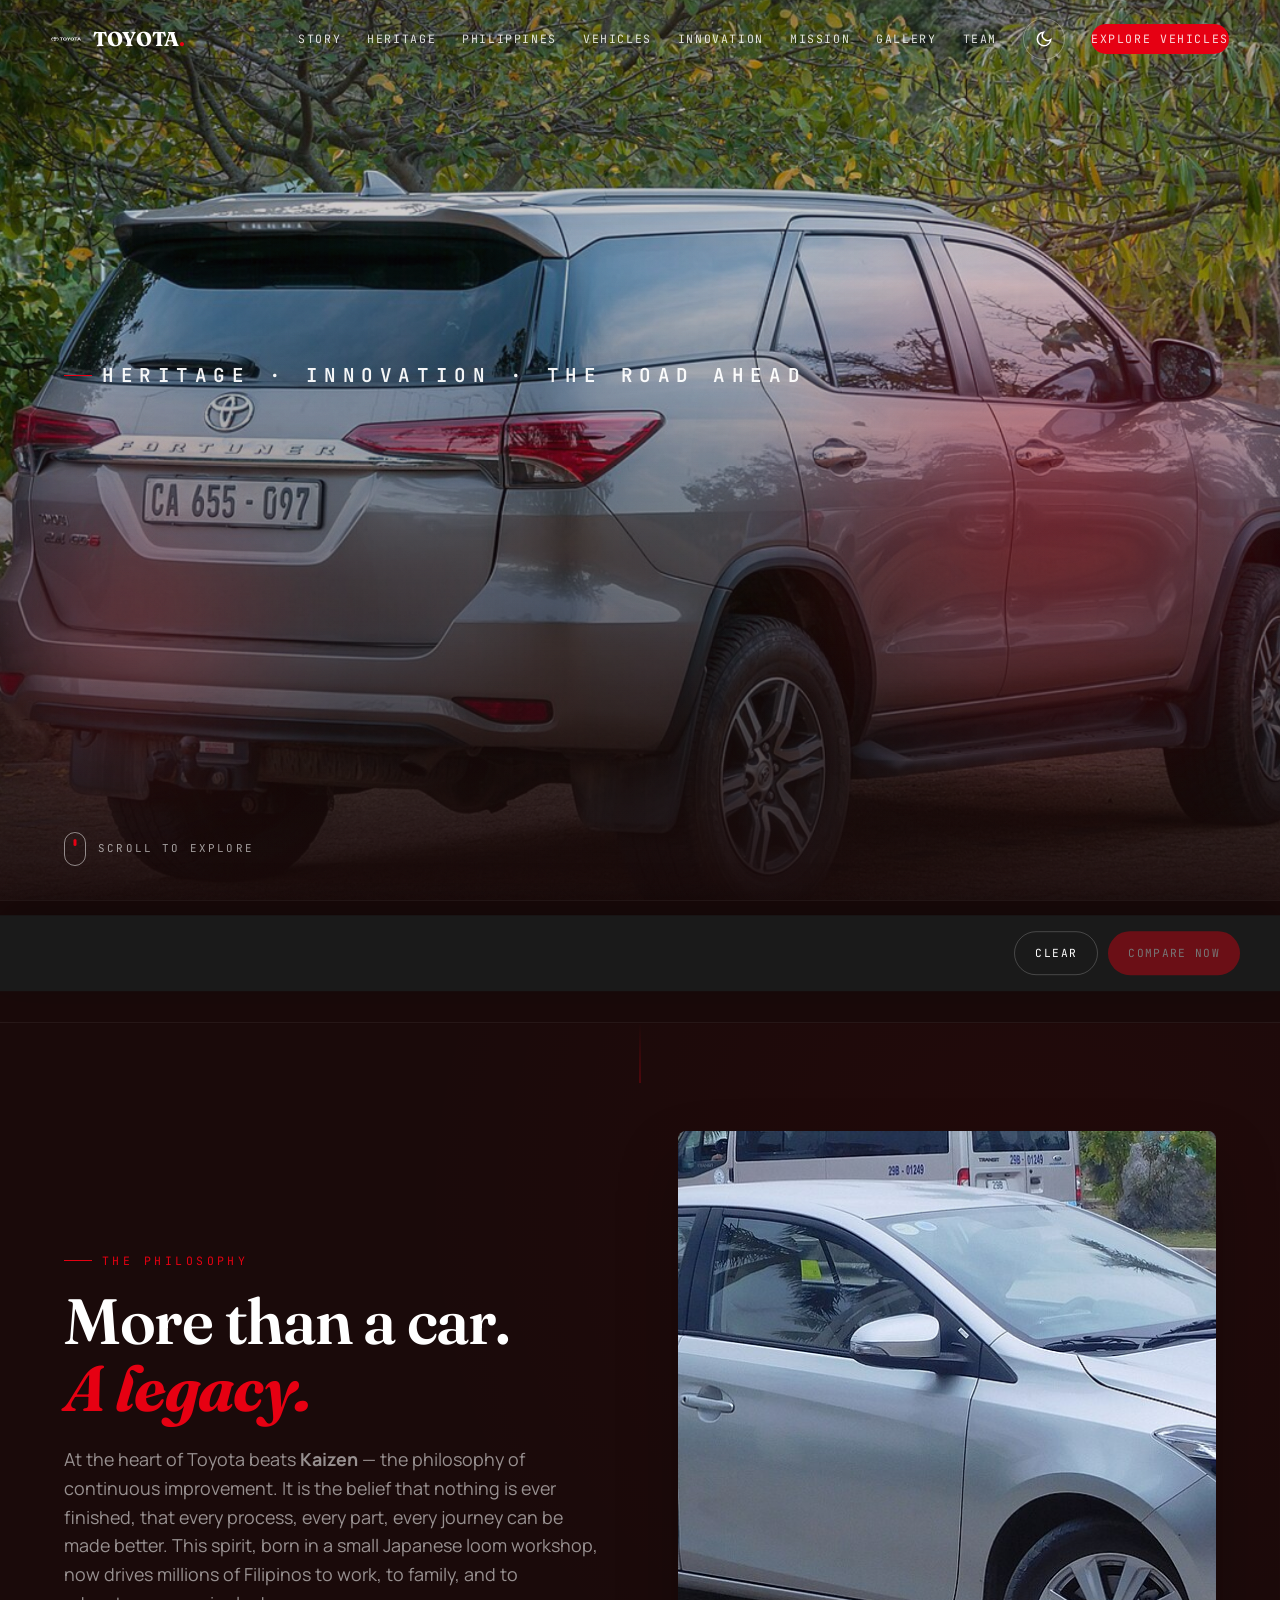
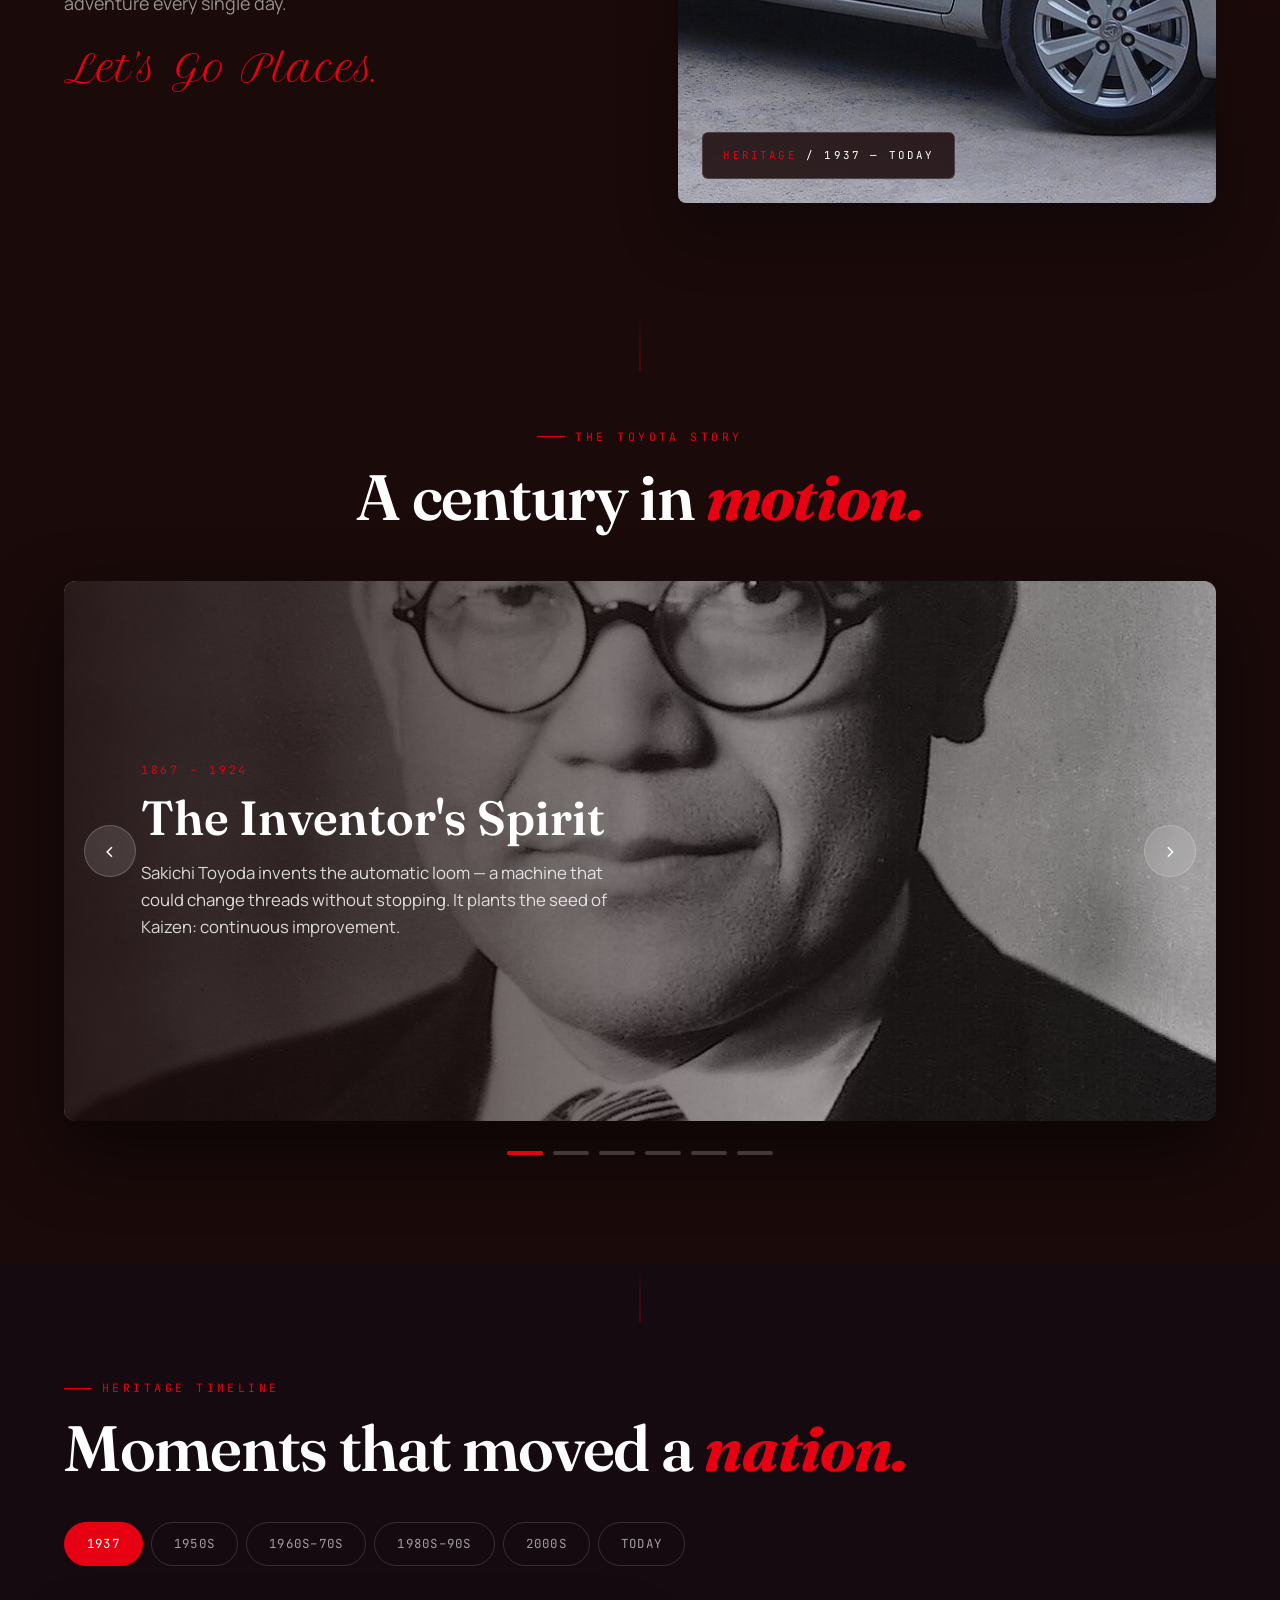
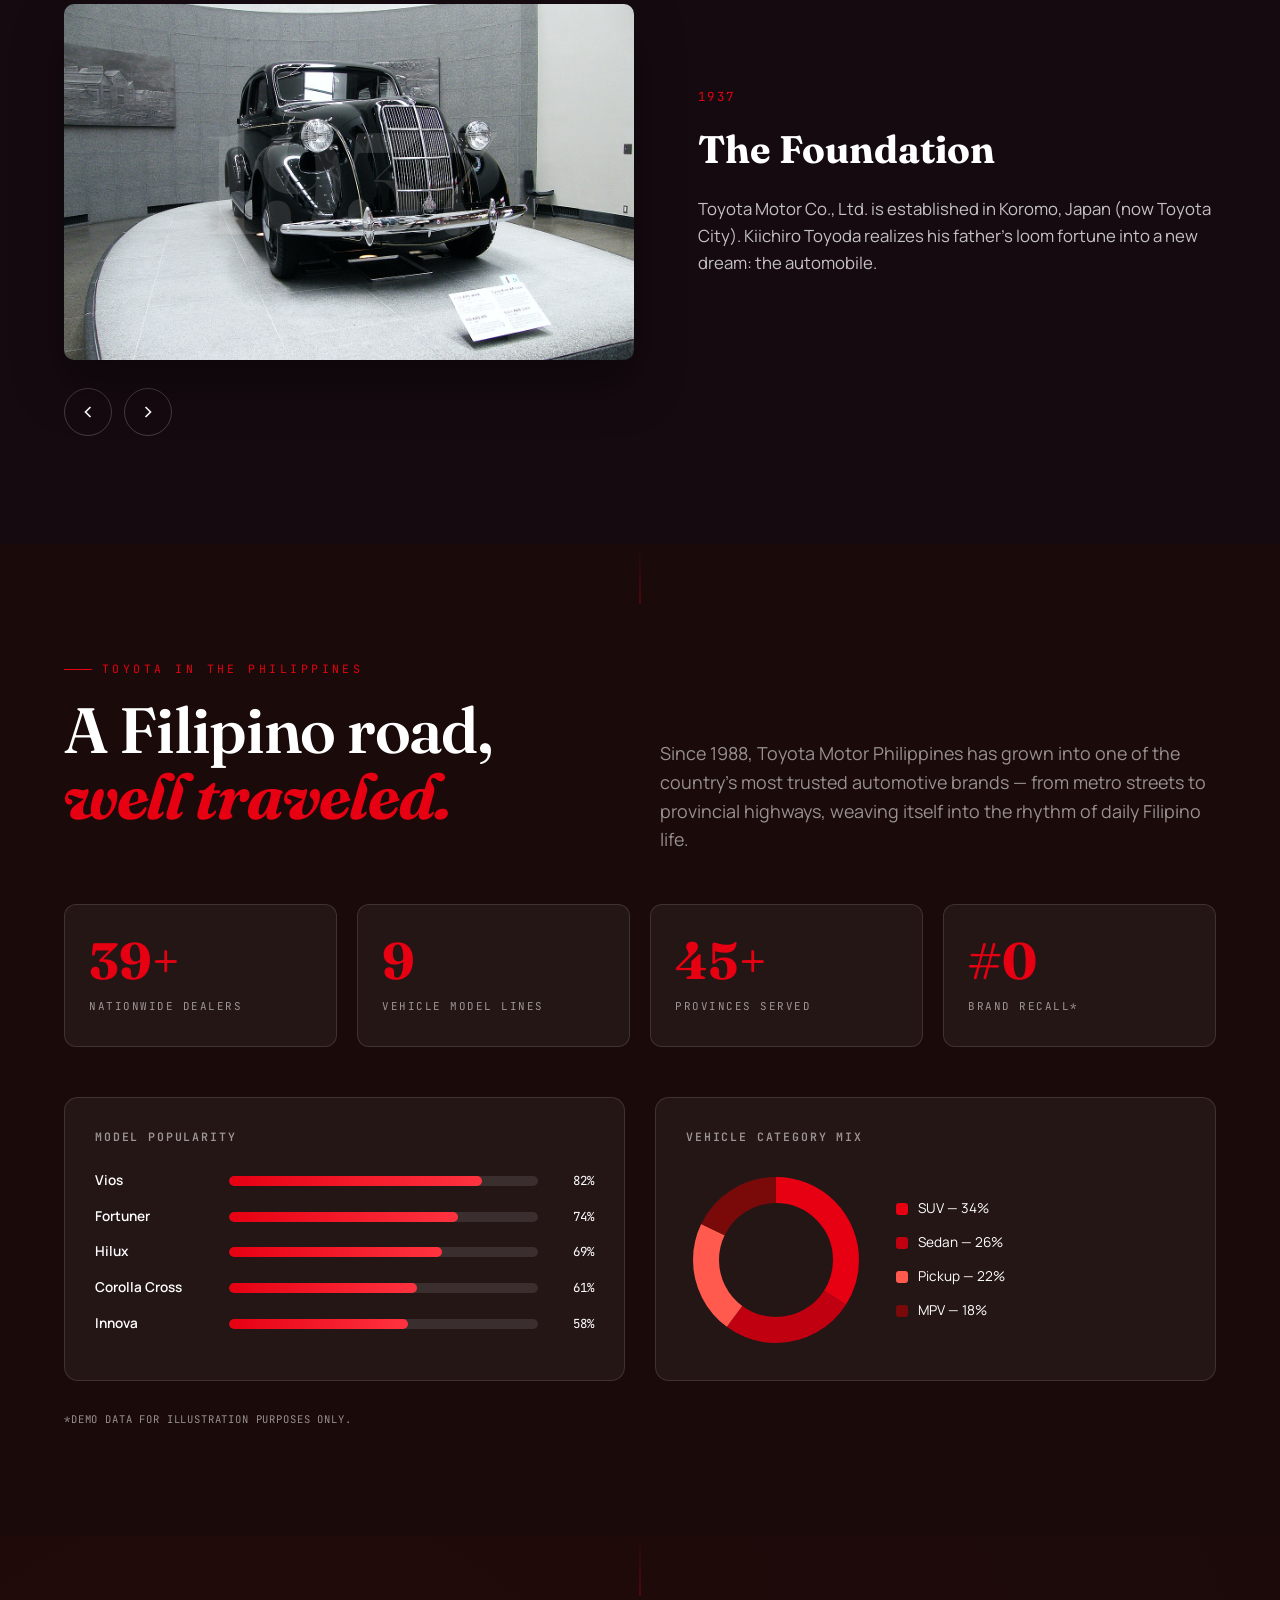
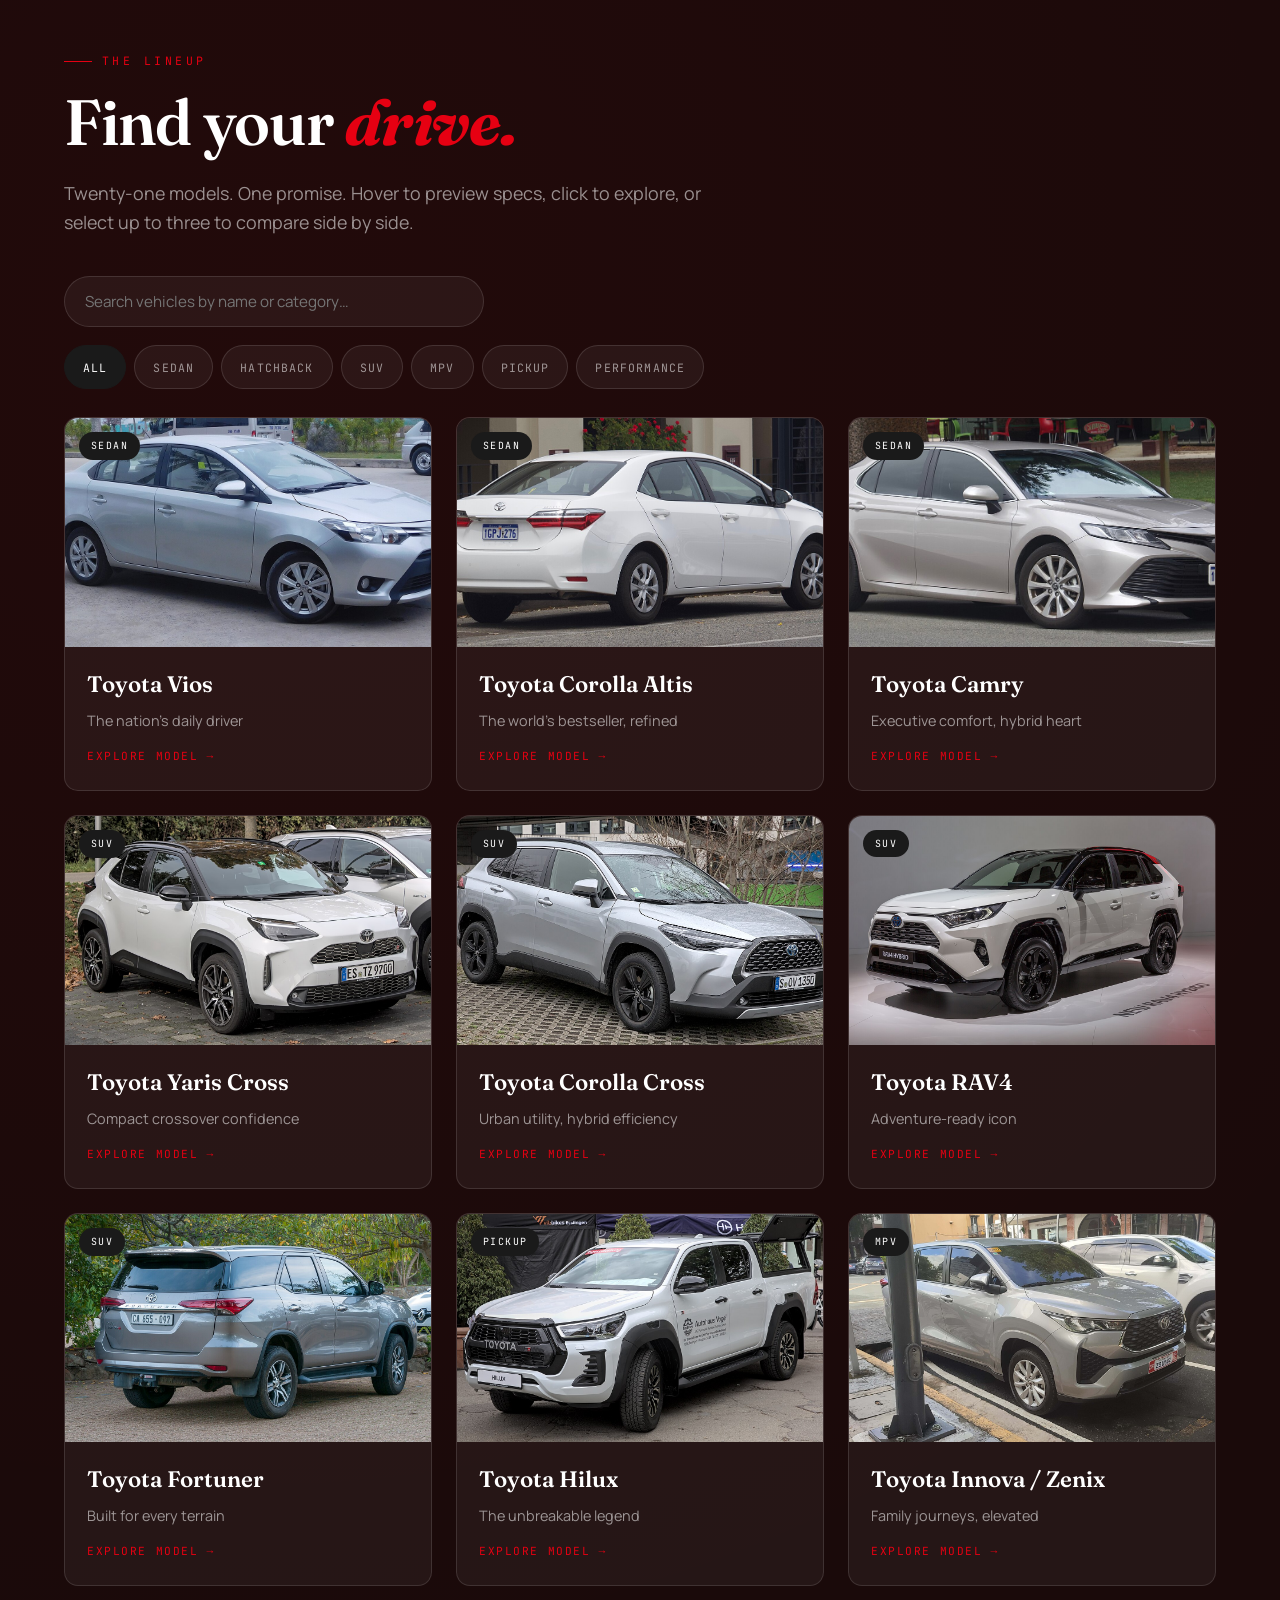
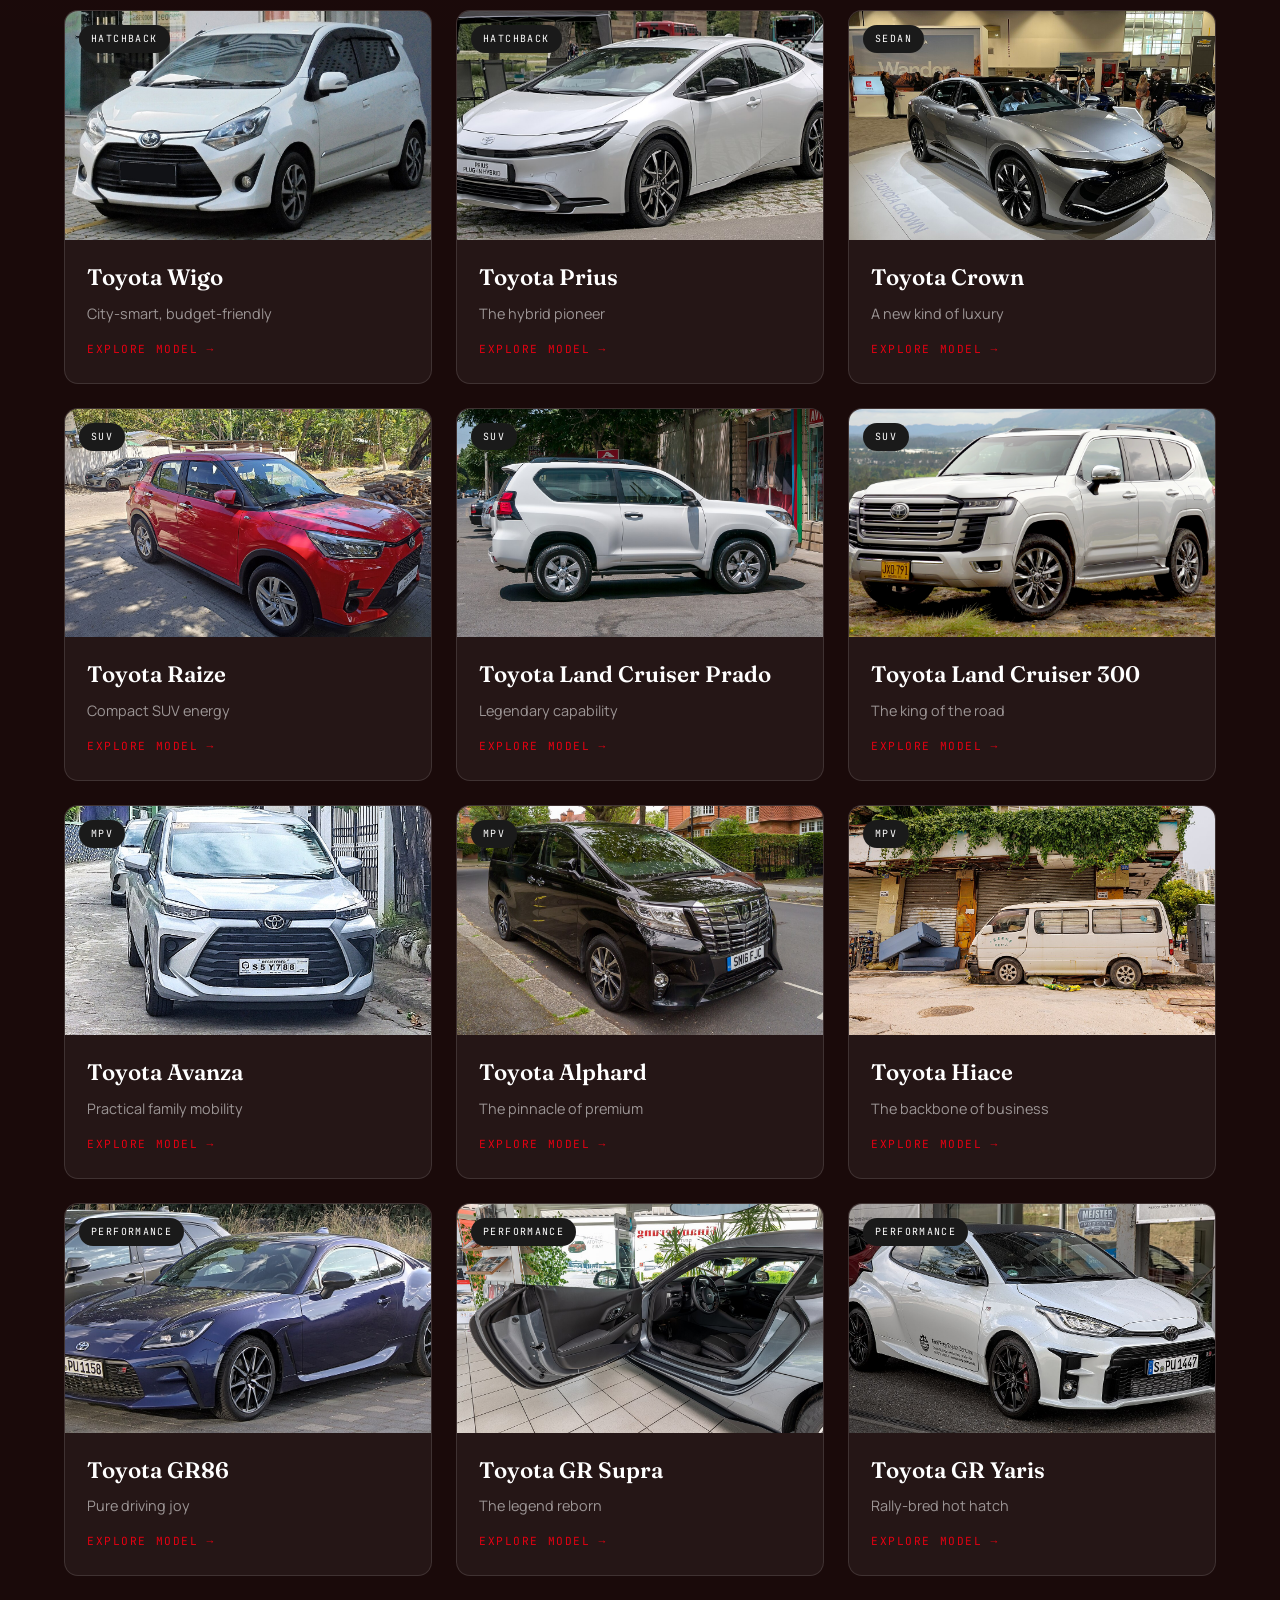
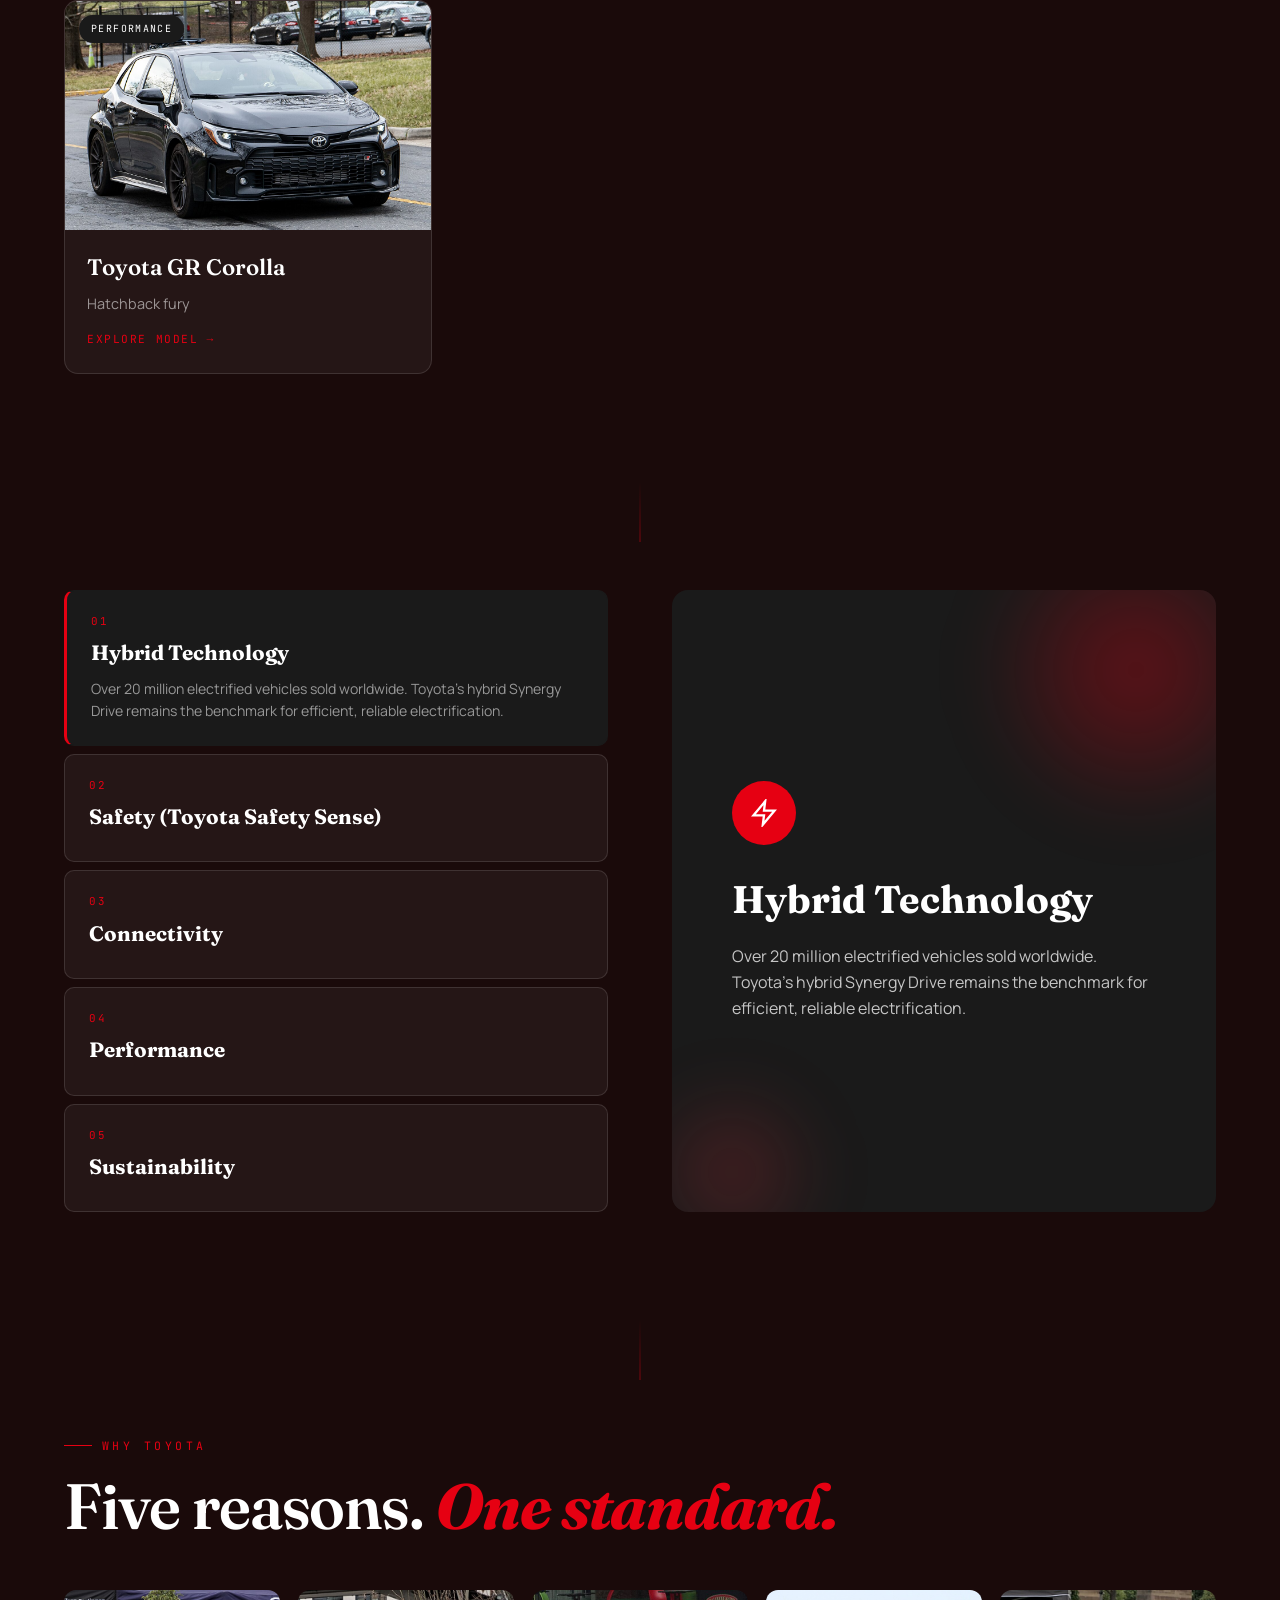
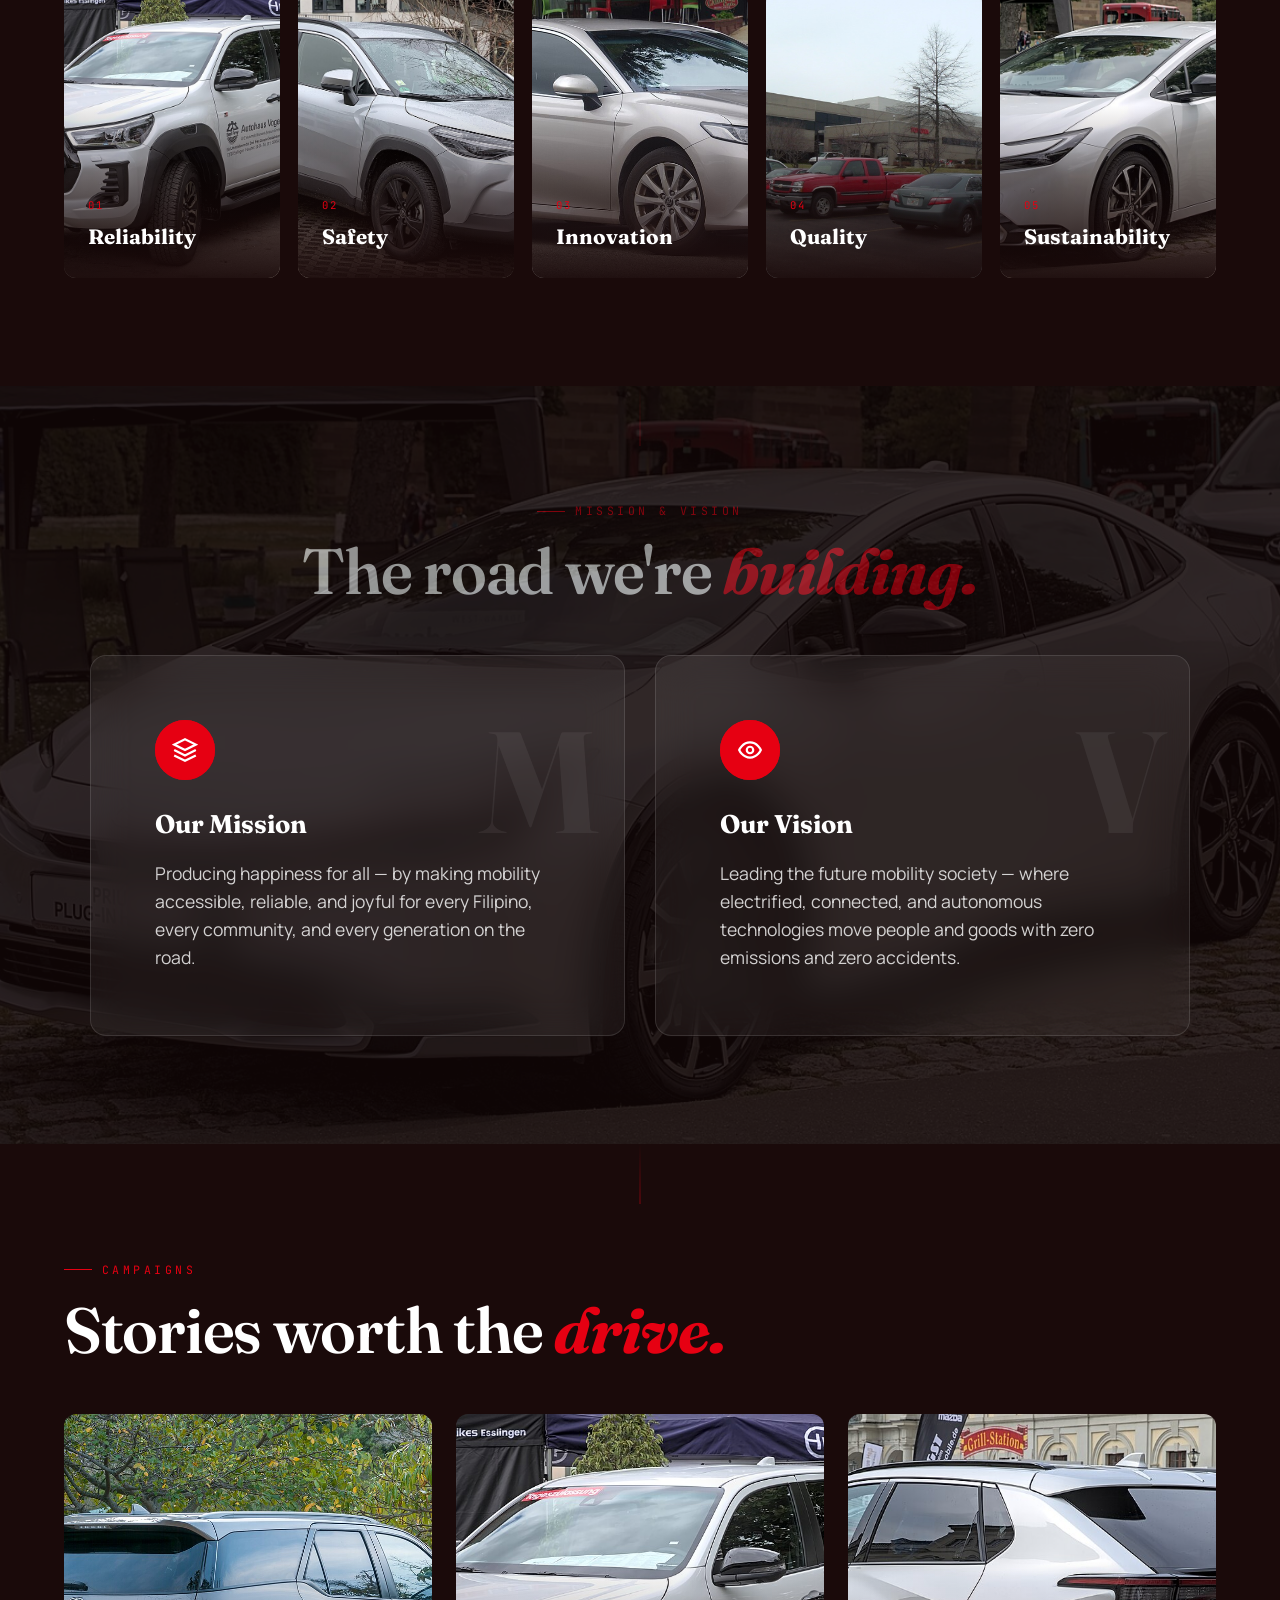
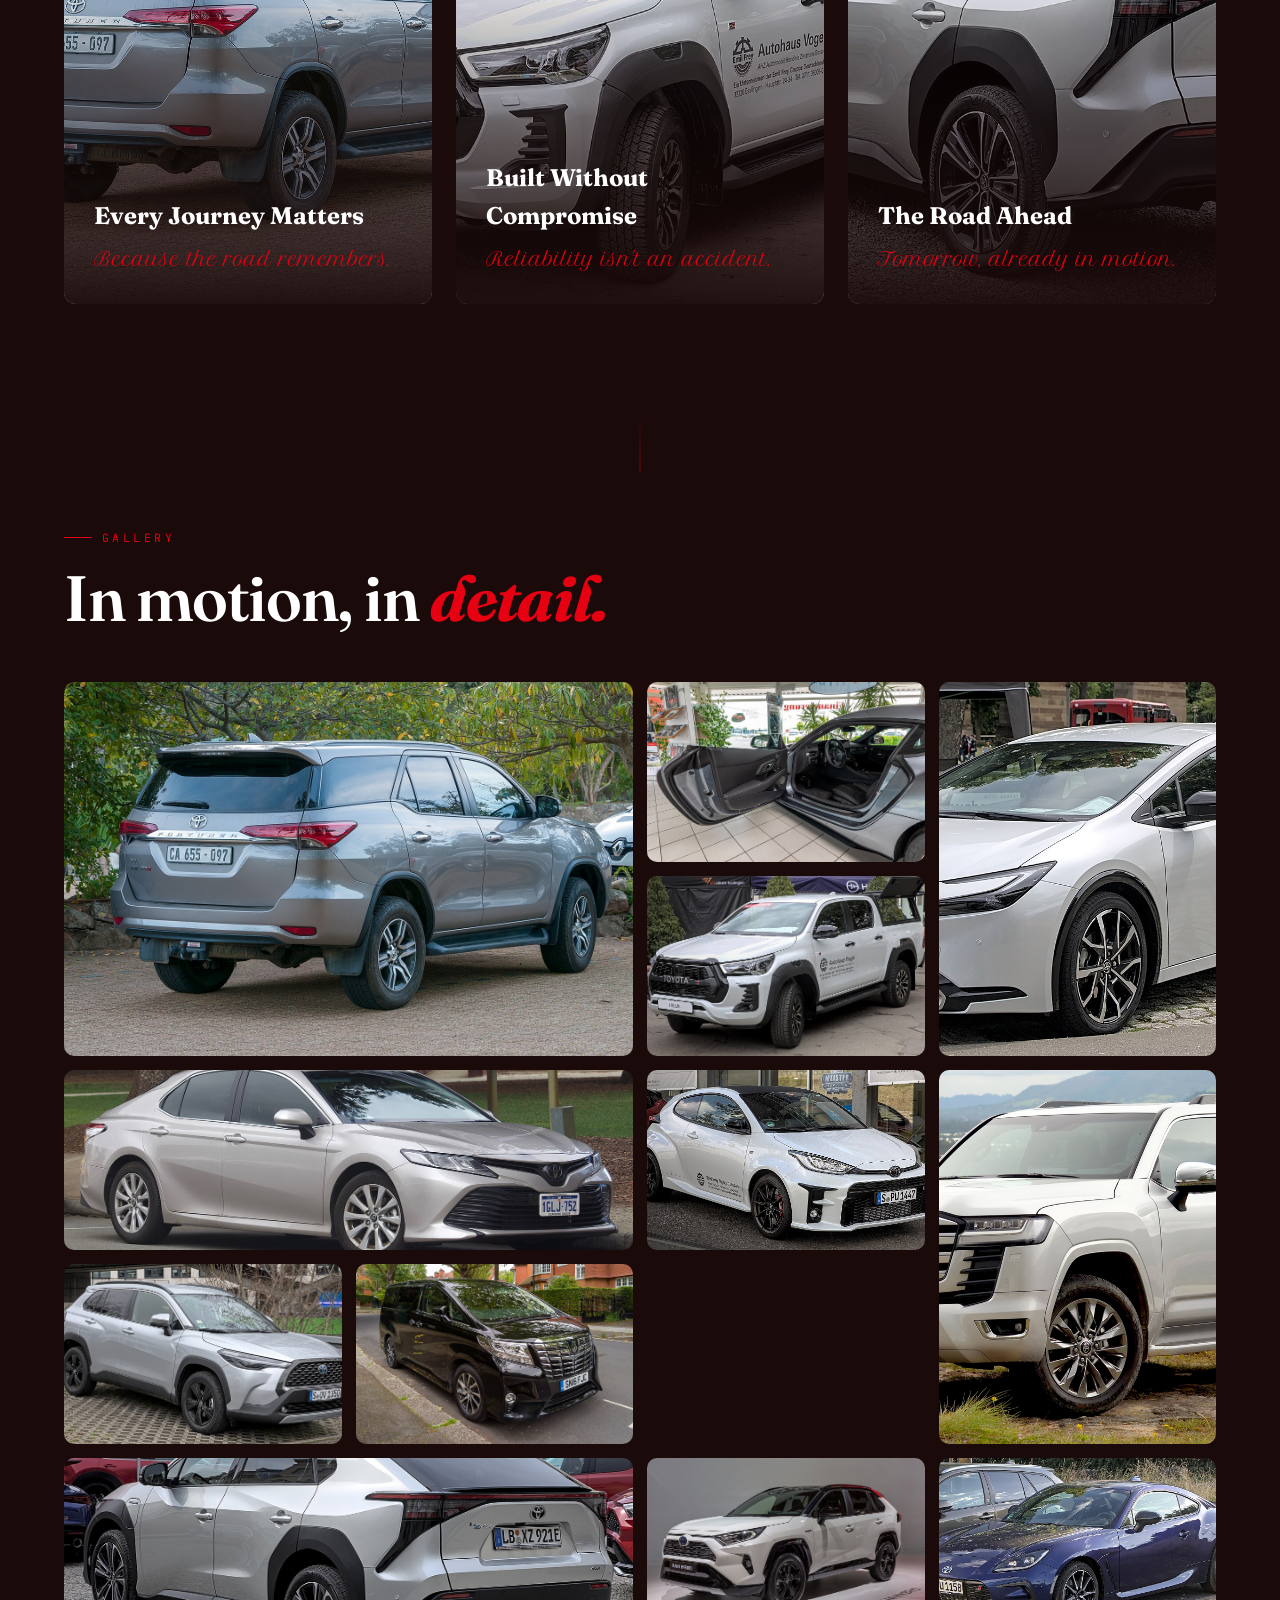
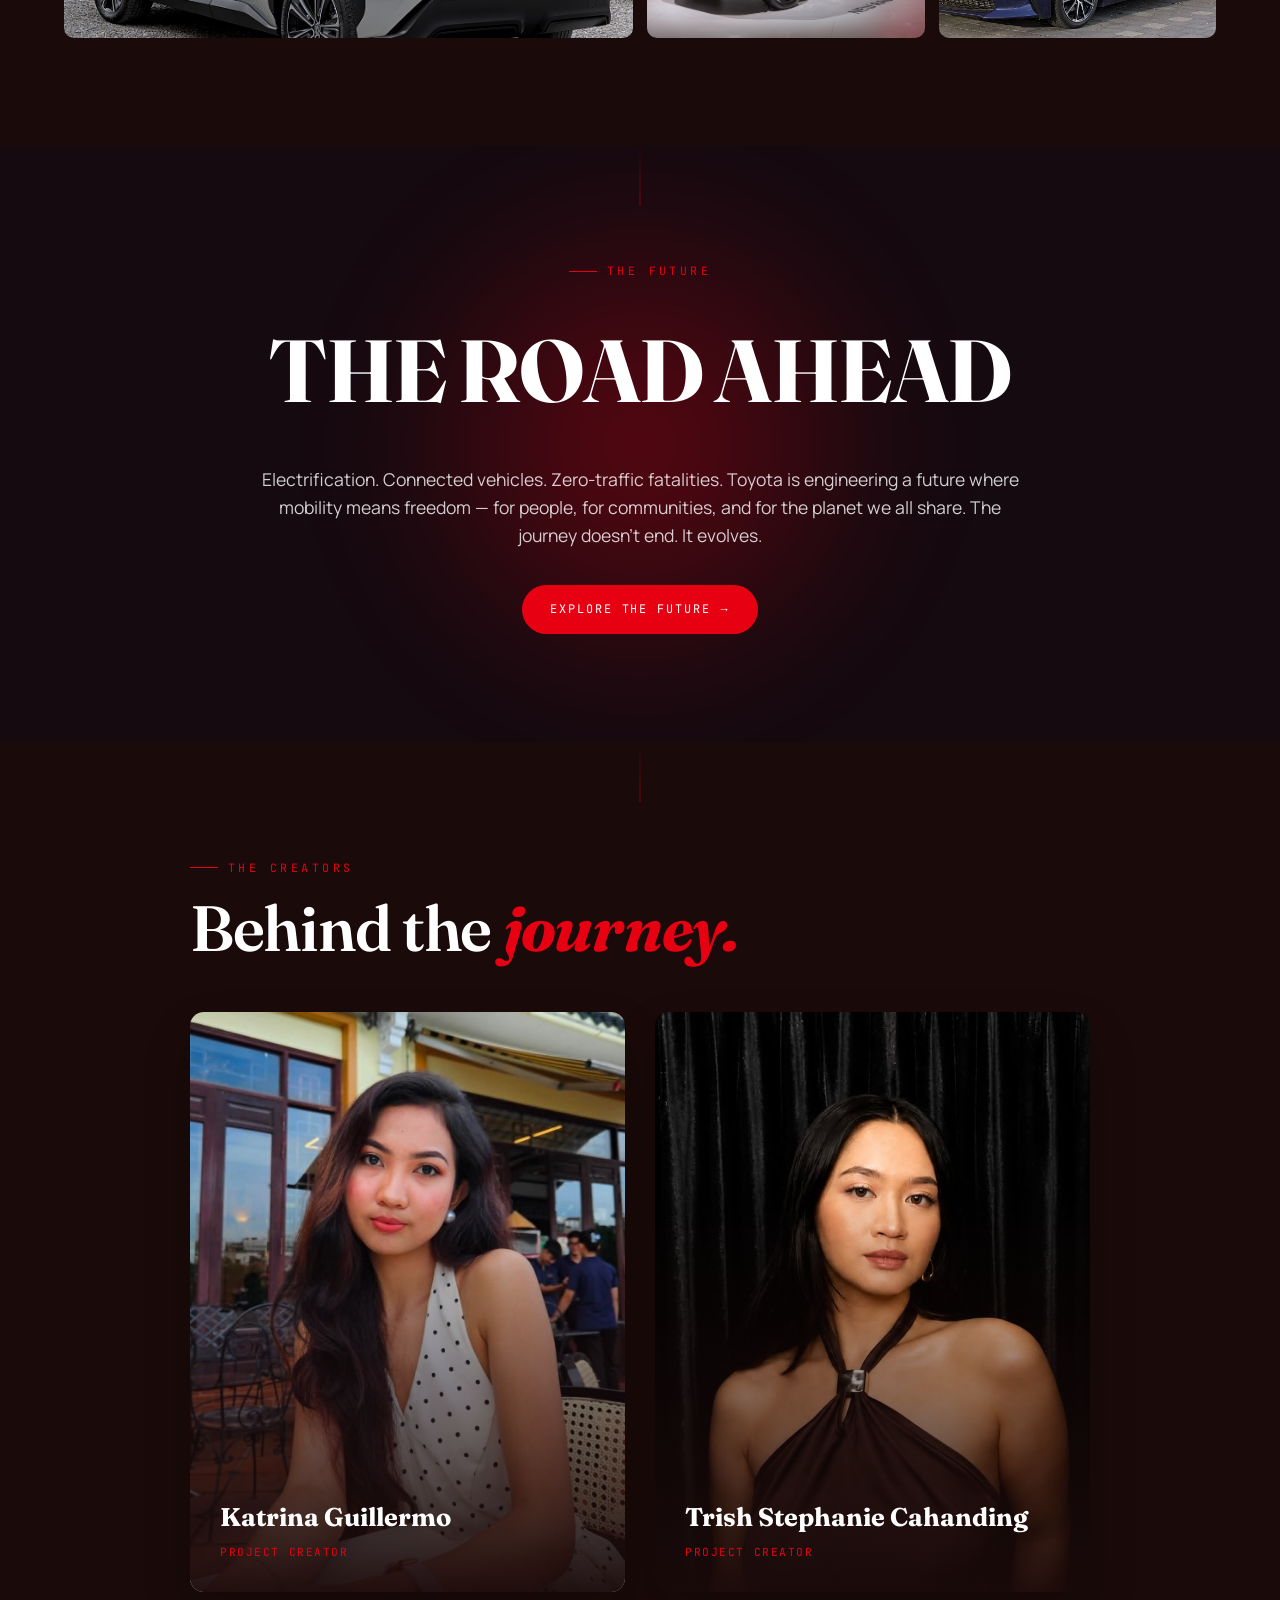
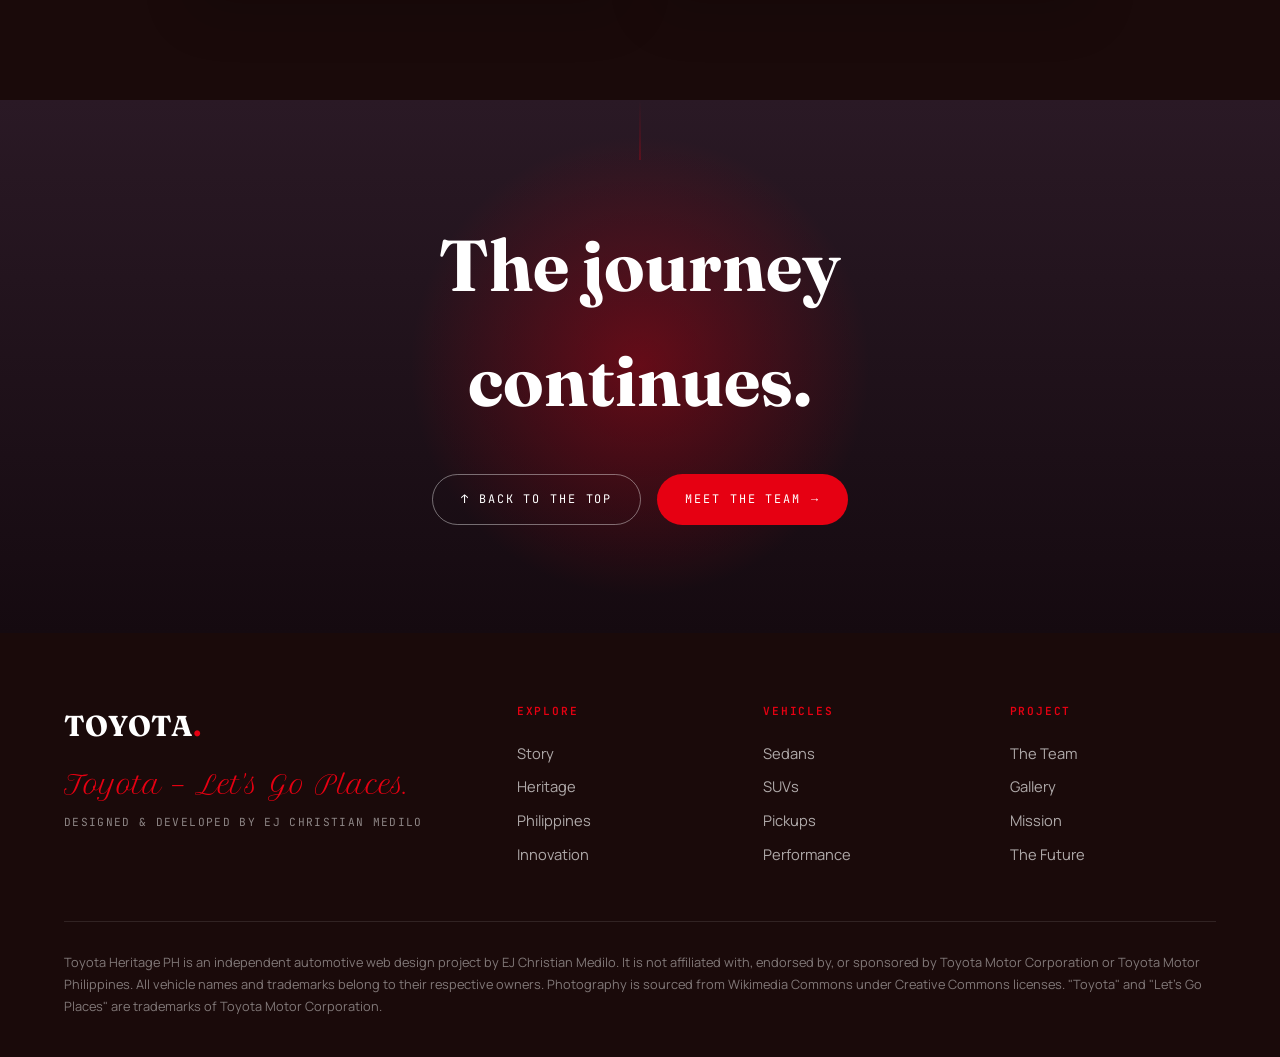
<file: index.html>
<!DOCTYPE html>
<!--
  Toyota Heritage PH — A Legacy Built for the Road Ahead
  Designed & Developed by EJ Christian Medilo.
  Assets: images in assets/img, fonts in assets/fonts.
-->
<html lang="en" data-theme="dark">
<head>
<meta charset="UTF-8" />
<meta name="viewport" content="width=device-width, initial-scale=1.0" />
<title>Toyota Heritage PH — A Legacy Built for the Road Ahead</title>
<link rel="icon" href="assets/img/logo.png" />
<meta name="description" content="Toyota Heritage PH is an interactive automotive advertising website designed and developed by EJ Christian Medilo." />
<meta name="author" content="EJ Christian Medilo" />
<meta name="theme-color" content="#1A0A0A" />
<meta property="og:type" content="website" />
<meta property="og:site_name" content="Toyota Heritage PH" />
<meta property="og:title" content="Toyota Heritage PH — A Legacy Built for the Road Ahead" />
<meta property="og:description" content="An automotive web design project featuring an immersive visual experience, automotive storytelling, and a responsive interface." />
<meta property="og:image" content="https://commons.wikimedia.org/wiki/Special:FilePath/Toyota%20Fortuner%2C%20Cape%20Town%20(P1060077).jpg" />
<meta name="twitter:card" content="summary_large_image" />
<meta name="twitter:title" content="Toyota Heritage PH — A Legacy Built for the Road Ahead" />
<meta name="twitter:description" content="An automotive web design project featuring an immersive visual experience, automotive storytelling, and a responsive interface." />
<script type="application/ld+json">
{
  "@context": "https://schema.org",
  "@type": "WebSite",
  "name": "Toyota Heritage PH",
  "description": "An automotive web design project featuring an immersive visual experience, automotive storytelling, and a responsive interface.",
  "author": { "@type": "Person", "name": "EJ Christian Medilo" }
}
</script>
<link rel="stylesheet" href="assets/fonts.css" />
<script>try{var t=localStorage.getItem('tp-theme')||'dark';document.documentElement.setAttribute('data-theme',t)}catch(e){}</script>
<style>
*,*::before,*::after{box-sizing:border-box;margin:0;padding:0}
:root{
  --red:#E60012; --red-dim:#C00010; --red-bright:#ff3340; --red-glow:rgba(230,0,18,.35);
  --night:#1A0A0A; --night-2:#150a10; --r-paper:#FFF5F5; --r-paper-2:#FAEAEA; --r-ink:#1A1A1A;
  --paper:var(--r-paper); --paper-2:var(--r-paper-2); --ink:var(--r-ink);
  --solid:#1A1A1A; --on-solid:#fff;
  --serif:'Fraunces',Georgia,serif; --sans:'Manrope',system-ui,sans-serif;
  --mono:'JetBrains Mono',monospace; --script:'Petit Formal Script',cursive;
  --ease:cubic-bezier(.22,1,.36,1); --ease-2:cubic-bezier(.16,1,.3,1);
}
:root[data-theme="dark"]{
  --page-bg:var(--night); --page-fg:#fff;
  --paper:var(--night); --paper-2:var(--night-2); --ink:#fff;
  --card-solid:rgba(255,255,255,.05); --bar-track:rgba(255,255,255,.1);
  --muted:rgba(255,255,255,.55); --hairline:rgba(255,255,255,.12);
  --nav-bg:rgba(26,10,10,.72); --nav-fg:#fff; --mesh:rgba(230,0,18,.04);
}
:root[data-theme="light"]{
  --page-bg:var(--r-paper); --page-fg:var(--r-ink);
  --paper:var(--r-paper); --paper-2:var(--r-paper-2); --ink:var(--r-ink);
  --card-solid:#ffffff; --bar-track:rgba(0,0,0,.06);
  --muted:rgba(26,26,26,.6); --hairline:rgba(0,0,0,.12);
  --nav-bg:rgba(255,245,245,.78); --nav-fg:var(--r-ink); --mesh:rgba(230,0,18,.05);
}
html{scroll-behavior:smooth}
body{
  font-family:var(--sans); background:var(--page-bg); color:var(--page-fg);
  line-height:1.6; overflow-x:hidden; transition:background .5s var(--ease),color .5s var(--ease);
  -webkit-font-smoothing:antialiased;
}
img{display:block;max-width:100%}
a{color:inherit;text-decoration:none}
button{font-family:inherit;cursor:pointer;border:none;background:none;color:inherit}
::selection{background:var(--red);color:#fff}
::-webkit-scrollbar{width:10px;height:10px}
::-webkit-scrollbar-track{background:transparent}
::-webkit-scrollbar-thumb{background:var(--red);border-radius:10px;border:2px solid var(--page-bg)}
::-webkit-scrollbar-thumb:hover{background:var(--red-dim)}

.noise{position:fixed;inset:0;z-index:9990;pointer-events:none;opacity:.035;mix-blend-mode:overlay;
  background-image:url("data:image/svg+xml,%3Csvg xmlns='http://www.w3.org/2000/svg' width='200' height='200'%3E%3Cfilter id='n'%3E%3CfeTurbulence type='fractalNoise' baseFrequency='.9' numOctaves='3'/%3E%3C/filter%3E%3Crect width='100%25' height='100%25' filter='url(%23n)'/%3E%3C/svg%3E")}

/* PRELOADER */
#preloader{position:fixed;inset:0;z-index:10000;background:#1A0A0A;display:flex;flex-direction:column;
  align-items:center;justify-content:center;gap:28px;transition:opacity .8s var(--ease),visibility .8s}
#preloader.hide{opacity:0;visibility:hidden}
.pl-logo{font-family:var(--serif);font-weight:700;font-size:clamp(2.5rem,7vw,5rem);letter-spacing:-.03em;color:#fff}
.pl-logo .dot{color:var(--red)}
.pl-bar{width:min(280px,60vw);height:2px;background:rgba(255,255,255,.12);overflow:hidden;border-radius:2px}
.pl-bar span{display:block;height:100%;width:0;background:var(--red);animation:plFill 1.4s var(--ease) forwards}
@keyframes plFill{0%{width:0}100%{width:100%}}
.pl-text{font-family:var(--mono);font-size:.72rem;letter-spacing:.3em;text-transform:uppercase;color:rgba(255,255,255,.5)}

#progress{position:fixed;top:0;left:0;height:3px;width:0;background:linear-gradient(90deg,var(--red),var(--red-bright));z-index:9980;transition:width .1s linear}

/* NAV */
nav#mainnav{position:fixed;top:0;left:0;right:0;z-index:9970;display:flex;align-items:center;gap:24px;
  padding:18px clamp(20px,4vw,56px);transition:background .4s var(--ease),backdrop-filter .4s,box-shadow .4s,padding .4s;
  background:transparent}
nav#mainnav.scrolled{background:var(--nav-bg);backdrop-filter:blur(18px) saturate(140%);box-shadow:0 1px 0 var(--hairline);padding:14px clamp(20px,4vw,56px)}
.nav-logo{display:flex;align-items:center;gap:12px;font-family:var(--serif);font-weight:700;font-size:1.25rem;letter-spacing:-.02em}
.nav-logo img{width:30px;height:auto;transition:filter .4s}
nav#mainnav:not(.scrolled) .nav-logo img{filter:brightness(0) invert(1)}
.nav-logo .dot{color:var(--red)}
.nav-links{display:flex;gap:26px;margin-left:auto;align-items:center}
.nav-links a{font-family:var(--mono);font-size:.72rem;letter-spacing:.14em;text-transform:uppercase;color:var(--muted);
  position:relative;padding:6px 0;transition:color .3s}
.nav-links a::after{content:"";position:absolute;left:0;bottom:0;height:2px;width:0;background:var(--red);transition:width .3s var(--ease)}
.nav-links a:hover,.nav-links a.active{color:var(--page-fg)}
.nav-links a:hover::after,.nav-links a.active::after{width:100%}
.theme-toggle{width:42px;height:42px;border-radius:50%;border:1px solid var(--hairline);display:flex;align-items:center;
  justify-content:center;transition:.3s;flex-shrink:0}
.theme-toggle:hover{border-color:var(--red);color:var(--red);transform:rotate(20deg)}
.theme-toggle svg{width:18px;height:18px}
.theme-toggle .moon{display:none}
:root[data-theme="dark"] .theme-toggle .sun{display:none}
:root[data-theme="dark"] .theme-toggle .moon{display:block}
.nav-cta{font-family:var(--mono);font-size:.72rem;letter-spacing:.14em;text-transform:uppercase;padding:11px 20px;
  background:var(--red);color:#fff;border-radius:999px;transition:.3s;white-space:nowrap}
.nav-cta:hover{background:var(--red-dim);transform:translateY(-2px);box-shadow:0 10px 24px var(--red-glow)}
nav#mainnav:not(.scrolled) .nav-logo{color:#fff}
nav#mainnav:not(.scrolled) .nav-links a{color:rgba(255,255,255,.85)}
nav#mainnav:not(.scrolled) .nav-links a:hover,nav#mainnav:not(.scrolled) .nav-links a.active{color:#fff}
nav#mainnav:not(.scrolled) .burger span{background:#fff}
nav#mainnav:not(.scrolled) .theme-toggle{color:#fff;border-color:rgba(255,255,255,.3)}
nav#mainnav.scrolled .nav-logo{color:var(--page-fg)}
nav#mainnav.scrolled .burger span{background:var(--page-fg)}
:root[data-theme="dark"] nav#mainnav.scrolled .nav-logo img{filter:brightness(0) invert(1)}
.burger{display:none;flex-direction:column;gap:5px;width:42px;height:42px;align-items:center;justify-content:center}
.burger span{width:22px;height:2px;background:var(--page-fg);transition:.3s}
.burger.open span:nth-child(1){transform:translateY(7px) rotate(45deg)}
.burger.open span:nth-child(2){opacity:0}
.burger.open span:nth-child(3){transform:translateY(-7px) rotate(-45deg)}
.mobile-menu{position:fixed;inset:0;z-index:9965;background:var(--page-bg);display:flex;flex-direction:column;
  align-items:center;justify-content:center;gap:8px;opacity:0;visibility:hidden;transition:.4s var(--ease)}
.mobile-menu.open{opacity:1;visibility:visible}
.mobile-menu a{font-family:var(--serif);font-size:2rem;color:var(--page-fg);padding:10px 0;opacity:0;transform:translateY(20px)}
.mobile-menu.open a{opacity:1;transform:none;transition:.4s var(--ease)}
.mobile-menu.open a:nth-child(1){transition-delay:.05s}.mobile-menu.open a:nth-child(2){transition-delay:.1s}
.mobile-menu.open a:nth-child(3){transition-delay:.15s}.mobile-menu.open a:nth-child(4){transition-delay:.2s}
.mobile-menu.open a:nth-child(5){transition-delay:.25s}.mobile-menu.open a:nth-child(6){transition-delay:.3s}
.mobile-menu.open a:nth-child(7){transition-delay:.35s}.mobile-menu.open a:nth-child(8){transition-delay:.4s}
.mobile-menu a:hover{color:var(--red)}
@media(max-width:980px){.nav-links{display:none}.nav-cta{display:none}.burger{display:flex}}

/* SHARED */
section{position:relative;padding:clamp(80px,12vh,140px) clamp(20px,5vw,80px);overflow:hidden}
section::before{content:"";position:absolute;top:0;left:50%;transform:translateX(-50%);width:1px;height:60px;background:linear-gradient(180deg,transparent,var(--red));opacity:.5}
.eyebrow{font-family:var(--mono);font-size:.72rem;letter-spacing:.3em;text-transform:uppercase;color:var(--red);
  display:inline-flex;align-items:center;gap:10px}
.eyebrow::before{content:"";width:28px;height:1px;background:var(--red)}
h2.sec-title{font-family:var(--serif);font-weight:600;font-size:clamp(2.2rem,5vw,4rem);line-height:1.04;
  letter-spacing:-.02em;margin:18px 0 24px}
h2.sec-title em{font-style:italic;color:var(--red)}
.lead{font-size:clamp(1rem,1.4vw,1.18rem);color:var(--muted);max-width:60ch}
.reveal{opacity:0;transform:translateY(40px);transition:opacity .9s var(--ease),transform .9s var(--ease)}
.reveal.in{opacity:1;transform:none}
.reveal-stagger>*{opacity:0;transform:translateY(30px);transition:opacity .8s var(--ease),transform .8s var(--ease)}
.reveal-stagger.in>*{opacity:1;transform:none}
.reveal-stagger.in>*:nth-child(2){transition-delay:.08s}
.reveal-stagger.in>*:nth-child(3){transition-delay:.16s}
.reveal-stagger.in>*:nth-child(4){transition-delay:.24s}
.reveal-stagger.in>*:nth-child(5){transition-delay:.32s}
.reveal-stagger.in>*:nth-child(6){transition-delay:.4s}
.btn{font-family:var(--mono);font-size:.74rem;letter-spacing:.16em;text-transform:uppercase;padding:15px 28px;
  border-radius:999px;display:inline-flex;align-items:center;gap:10px;transition:.35s var(--ease);min-height:44px;position:relative}
.btn .arr{transition:transform .35s var(--ease)}
.btn:hover .arr{transform:translateX(6px)}
.btn-primary{background:var(--red);color:#fff}
.btn-primary:hover{background:var(--red-dim);transform:translateY(-3px);box-shadow:0 14px 30px var(--red-glow)}
.btn-ghost{border:1px solid var(--hairline);color:var(--page-fg)}
.btn-ghost:hover{border-color:var(--red);color:var(--red)}
@media(prefers-reduced-motion:reduce){*{animation:none!important;transition:none!important}.reveal,.reveal-stagger>*{opacity:1;transform:none}}

/* HERO */
#hero{height:100vh;min-height:640px;display:flex;align-items:flex-end;padding:0 clamp(20px,5vw,80px) clamp(60px,10vh,110px);padding-top:120px}
#hero::before{display:none}
.hero-bg{position:absolute;inset:0;z-index:0;overflow:hidden}
.hero-bg img{width:100%;height:120%;object-fit:cover;transform:scale(1.08);will-change:transform}
.hero-bg::after{content:"";position:absolute;inset:0;background:linear-gradient(180deg,rgba(26,10,10,.35) 0%,rgba(26,10,10,.15) 30%,rgba(26,10,10,.55) 70%,rgba(26,10,10,.95) 100%)}
.hero-glow{position:absolute;width:60vw;height:60vw;max-width:700px;max-height:700px;border-radius:50%;
  background:radial-gradient(circle,var(--red-glow),transparent 65%);top:15%;right:-10%;z-index:1;
  filter:blur(40px);animation:float 9s ease-in-out infinite}
.hero-glow-2{position:absolute;width:30vw;height:30vw;max-width:380px;max-height:380px;border-radius:50%;
  background:radial-gradient(circle,rgba(255,51,64,.25),transparent 70%);bottom:10%;left:-5%;z-index:1;
  filter:blur(50px);animation:float 11s ease-in-out infinite reverse}
@keyframes float{0%,100%{transform:translate(0,0)}50%{transform:translate(-30px,30px)}}
.hero-content{position:relative;z-index:2;max-width:1100px}
.hero-eyebrow{color:rgba(255,255,255,.95);font-size:clamp(.85rem,1.7vw,1.2rem);letter-spacing:.34em;font-weight:600}
.hero-creators{position:absolute;bottom:clamp(60px,10vh,110px);right:clamp(20px,5vw,80px);z-index:3;display:flex;align-items:center;gap:14px;background:rgba(26,10,10,.55);backdrop-filter:blur(12px);border:1px solid rgba(255,255,255,.18);padding:10px 20px 10px 10px;border-radius:999px;opacity:0;transform:translateY(20px);transition:.9s var(--ease) .8s;box-shadow:0 14px 40px rgba(0,0,0,.4)}
.hero.in .hero-creators{opacity:1;transform:none}
.hero-creators .avs{display:flex;flex-shrink:0}
.hero-creators .avs img{width:44px;height:44px;border-radius:50%;object-fit:cover;border:2px solid rgba(255,255,255,.3)}
.hero-creators .avs img+img{margin-left:-14px}
.hero-creators .meta{display:flex;flex-direction:column;line-height:1.25}
.hero-creators .meta .k{font-family:var(--mono);font-size:.6rem;letter-spacing:.18em;text-transform:uppercase;color:rgba(255,255,255,.6)}
.hero-creators .meta .n{font-family:var(--serif);font-size:.95rem;color:#fff;font-weight:600}
@media(max-width:640px){.hero-creators{display:none}}
.hero-eyebrow::before{background:var(--red)}
.hero-title{font-family:var(--serif);font-weight:600;font-size:clamp(2.6rem,7vw,6rem);line-height:.98;
  letter-spacing:-.025em;color:#fff;margin:22px 0}
.hero-title .line{display:block;overflow:hidden}
.hero-title .line span{display:block;transform:translateY(110%);transition:transform 1s var(--ease-2)}
.hero.in .hero-title .line span{transform:none}
.hero.in .hero-title .line:nth-child(2) span{transition-delay:.15s}
.hero-title .accent{font-style:italic;background:linear-gradient(90deg,#ff5a4d,#E60012 60%,#ff3340);-webkit-background-clip:text;
  background-clip:text;color:transparent}
.hero-sub{color:rgba(255,255,255,.8);max-width:52ch;font-size:clamp(1rem,1.4vw,1.18rem);margin-bottom:34px;
  opacity:0;transform:translateY(20px);transition:.9s var(--ease) .5s}
.hero.in .hero-sub{opacity:1;transform:none}
.hero-ctas{display:flex;gap:16px;flex-wrap:wrap;opacity:0;transform:translateY(20px);transition:.9s var(--ease) .65s}
.hero.in .hero-ctas{opacity:1;transform:none}
.hero-ctas .btn-ghost{border-color:rgba(255,255,255,.4);color:#fff}
.hero-ctas .btn-ghost:hover{border-color:var(--red);color:var(--red)}
.scroll-cue{position:absolute;bottom:34px;left:clamp(20px,5vw,80px);z-index:2;display:flex;align-items:center;gap:12px;
  color:rgba(255,255,255,.6);font-family:var(--mono);font-size:.68rem;letter-spacing:.2em;text-transform:uppercase}
.mouse{width:22px;height:34px;border:1.5px solid rgba(255,255,255,.5);border-radius:12px;position:relative}
.mouse::before{content:"";position:absolute;top:6px;left:50%;width:3px;height:7px;background:var(--red);border-radius:2px;
  transform:translateX(-50%);animation:scrollDot 1.6s infinite}
@keyframes scrollDot{0%{opacity:0;transform:translate(-50%,0)}40%{opacity:1}80%{opacity:0;transform:translate(-50%,12px)}}

/* MARQUEE */
.marquee{background:var(--night);padding:30px 0;overflow:hidden;border-top:1px solid rgba(255,255,255,.06);border-bottom:1px solid rgba(255,255,255,.06)}
.marquee-track{display:flex;gap:0;white-space:nowrap;animation:scrollX 28s linear infinite;width:max-content}
.marquee-track span{font-family:var(--serif);font-style:italic;font-size:clamp(1.6rem,3vw,2.6rem);color:#fff;padding:0 30px;font-weight:500}
.marquee-track .sep{color:var(--red);font-style:normal}
@keyframes scrollX{to{transform:translateX(-50%)}}

/* PHILOSOPHY */
#philosophy{background:var(--page-bg);background-image:radial-gradient(circle at 80% 20%,var(--mesh),transparent 50%)}
.phil-grid{display:grid;grid-template-columns:1fr 1fr;gap:clamp(40px,6vw,90px);align-items:center;max-width:1300px;margin:0 auto}
.phil-quote{font-family:var(--script);font-size:clamp(1.8rem,3vw,2.6rem);color:var(--red);margin-top:28px;line-height:1.2}
.phil-img-wrap{position:relative;aspect-ratio:4/5;overflow:hidden;border-radius:8px;box-shadow:0 30px 60px rgba(0,0,0,.25)}
.phil-img-wrap img{width:100%;height:100%;object-fit:cover;transition:transform 1.2s var(--ease)}
.phil-img-wrap:hover img{transform:scale(1.08)}
.phil-badge{position:absolute;bottom:24px;left:24px;background:rgba(26,10,10,.85);backdrop-filter:blur(8px);
  padding:14px 20px;border-radius:6px;font-family:var(--mono);font-size:.68rem;letter-spacing:.2em;text-transform:uppercase;color:#fff;border:1px solid rgba(255,255,255,.15)}
.phil-badge .red{color:var(--red)}
@media(max-width:820px){.phil-grid{grid-template-columns:1fr}}

/* STORY SLIDESHOW */
#story{background:var(--night);color:#fff}
.story-head{max-width:1300px;margin:0 auto 50px;text-align:center}
.story-head .eyebrow{justify-content:center}
.story-stage{max-width:1200px;margin:0 auto;height:clamp(420px,60vh,600px);position:relative;border-radius:12px;overflow:hidden;box-shadow:0 30px 70px rgba(0,0,0,.5)}
.story-slide{position:absolute;inset:0;opacity:0;transition:opacity 1s var(--ease)}
.story-slide.active{opacity:1}
.story-slide img{width:100%;height:100%;object-fit:cover;transform:scale(1);transition:transform 6s linear}
.story-slide.active img{transform:scale(1.12)}
.story-slide::after{content:"";position:absolute;inset:0;background:linear-gradient(90deg,rgba(26,10,10,.9) 0%,rgba(26,10,10,.5) 50%,rgba(26,10,10,.1) 100%)}
.story-text{position:absolute;inset:0;z-index:2;display:flex;flex-direction:column;justify-content:center;padding:clamp(30px,6vw,80px);max-width:620px}
.story-era{font-family:var(--mono);font-size:.72rem;letter-spacing:.24em;text-transform:uppercase;color:var(--red);margin-bottom:14px}
.story-title{font-family:var(--serif);font-weight:600;font-size:clamp(1.8rem,4vw,3rem);line-height:1.05;margin-bottom:16px}
.story-desc{color:rgba(255,255,255,.82);font-size:1.05rem}
.story-nav{position:absolute;z-index:3;top:50%;transform:translateY(-50%);width:52px;height:52px;border-radius:50%;
  background:rgba(255,255,255,.12);backdrop-filter:blur(6px);border:1px solid rgba(255,255,255,.2);color:#fff;
  display:flex;align-items:center;justify-content:center;transition:.3s;font-size:1.4rem}
.story-nav:hover{background:var(--red);border-color:var(--red);transform:translateY(-50%) scale(1.1)}
.story-nav.prev{left:20px}.story-nav.next{right:20px}
.story-dots{display:flex;gap:10px;justify-content:center;margin-top:30px}
.story-dots button{width:36px;height:4px;border-radius:2px;background:rgba(255,255,255,.2);position:relative;overflow:hidden;border:none}
.story-dots button.active::after{content:"";position:absolute;inset:0;background:var(--red);transform-origin:left;animation:dotFill 6s linear forwards}
@keyframes dotFill{from{transform:scaleX(0)}to{transform:scaleX(1)}}

/* TIMELINE */
#heritage{background:var(--night-2);color:#fff}
.tl-head{max-width:1300px;margin:0 auto 40px}
.tl-tabs{display:flex;gap:8px;overflow-x:auto;padding-bottom:8px;max-width:1300px;margin:0 auto 30px;scrollbar-width:none}
.tl-tabs::-webkit-scrollbar{display:none}
.tl-tab{font-family:var(--mono);font-size:.78rem;letter-spacing:.1em;text-transform:uppercase;padding:12px 22px;
  border-radius:999px;border:1px solid rgba(255,255,255,.15);color:rgba(255,255,255,.6);white-space:nowrap;transition:.3s;min-height:44px;flex-shrink:0}
.tl-tab.active{background:var(--red);border-color:var(--red);color:#fff}
.tl-tab:hover:not(.active){border-color:var(--red);color:var(--red)}
.tl-body{display:grid;grid-template-columns:1.1fr 1fr;gap:clamp(30px,5vw,70px);align-items:center;max-width:1300px;margin:0 auto;min-height:340px}
.tl-img{position:relative;aspect-ratio:16/10;border-radius:10px;overflow:hidden;box-shadow:0 24px 50px rgba(0,0,0,.4)}
.tl-img img{width:100%;height:100%;object-fit:cover}
.tl-watermark{position:absolute;top:50%;left:50%;transform:translate(-50%,-50%);font-family:var(--serif);font-weight:700;
  font-size:clamp(4rem,12vw,9rem);color:rgba(255,255,255,.12);pointer-events:none;white-space:nowrap}
.tl-text .tl-year{font-family:var(--mono);font-size:.78rem;letter-spacing:.2em;color:var(--red);text-transform:uppercase;margin-bottom:12px}
.tl-text h3{font-family:var(--serif);font-size:clamp(1.6rem,3vw,2.4rem);margin-bottom:16px}
.tl-text p{color:rgba(255,255,255,.75);font-size:1.05rem}
.tl-arrows{display:flex;gap:12px;margin:28px auto 0;max-width:1300px}
.tl-arrows button{width:48px;height:48px;border-radius:50%;border:1px solid rgba(255,255,255,.2);color:#fff;display:flex;align-items:center;justify-content:center;transition:.3s}
.tl-arrows button:hover{background:var(--red);border-color:var(--red);transform:scale(1.1)}
@media(max-width:820px){.tl-body{grid-template-columns:1fr}}

/* PHILIPPINES */
#philippines{background:var(--paper);color:var(--ink)}
.ph-head{display:grid;grid-template-columns:1fr 1fr;gap:40px;max-width:1300px;margin:0 auto 50px;align-items:end}
.ph-head h2{color:var(--ink)}
.ph-stats{display:grid;grid-template-columns:repeat(4,1fr);gap:20px;max-width:1300px;margin:0 auto 50px}
.ph-stat{padding:30px 24px;border:1px solid var(--hairline);border-radius:12px;background:var(--card-solid);transition:.35s var(--ease)}
.ph-stat:hover{transform:translateY(-6px);box-shadow:0 18px 40px rgba(230,0,18,.12);border-color:rgba(230,0,18,.2)}
.ph-stat .num{font-family:var(--serif);font-weight:700;font-size:clamp(2.2rem,4vw,3.2rem);color:var(--red);line-height:1}
.ph-stat .lbl{font-family:var(--mono);font-size:.68rem;letter-spacing:.14em;text-transform:uppercase;color:var(--muted);margin-top:12px}
.ph-charts{display:grid;grid-template-columns:1fr 1fr;gap:30px;max-width:1300px;margin:0 auto}
.chart-card{background:var(--card-solid);border:1px solid var(--hairline);border-radius:14px;padding:30px;transition:.35s var(--ease)}
.chart-card:hover{box-shadow:0 18px 40px rgba(0,0,0,.06)}
.chart-card h4{font-family:var(--mono);font-size:.72rem;letter-spacing:.16em;text-transform:uppercase;color:var(--muted);margin-bottom:24px}
.bar-row{display:flex;align-items:center;gap:14px;margin-bottom:14px}
.bar-row .name{width:120px;font-size:.85rem;font-weight:600}
.bar-track{flex:1;height:10px;background:var(--bar-track);border-radius:6px;overflow:hidden}
.bar-fill{height:100%;background:linear-gradient(90deg,var(--red),var(--red-bright));border-radius:6px;width:0;transition:width 1.4s var(--ease)}
.bar-row .val{font-family:var(--mono);font-size:.78rem;width:42px;text-align:right}
.donut-wrap{display:flex;align-items:center;gap:30px;flex-wrap:wrap}
.donut-legend{display:flex;flex-direction:column;gap:12px}
.donut-legend .li{display:flex;align-items:center;gap:10px;font-size:.85rem}
.donut-legend .sw{width:12px;height:12px;border-radius:3px}
.ph-disclaimer{max-width:1300px;margin:30px auto 0;font-family:var(--mono);font-size:.66rem;letter-spacing:.08em;color:var(--muted);text-transform:uppercase}
@media(max-width:820px){.ph-head,.ph-charts{grid-template-columns:1fr}.ph-stats{grid-template-columns:1fr 1fr}}

/* VEHICLES */
#vehicles{background:var(--paper);color:var(--ink);background-image:radial-gradient(circle at 20% 10%,var(--mesh),transparent 40%)}
.veh-head{max-width:1300px;margin:0 auto 40px}
.veh-head h2{color:var(--ink)}
.veh-controls{max-width:1300px;margin:0 auto 28px;display:flex;flex-direction:column;gap:18px}
.veh-search{width:100%;max-width:420px;padding:14px 20px;border:1px solid var(--hairline);border-radius:999px;
  background:var(--card-solid);font-family:var(--sans);font-size:.95rem;min-height:44px;transition:.3s}
.veh-search:focus{outline:2px solid var(--red);outline-offset:2px;border-color:var(--red);box-shadow:0 0 0 4px var(--red-glow)}
.veh-filters{display:flex;gap:8px;flex-wrap:wrap}
.veh-filter{font-family:var(--mono);font-size:.72rem;letter-spacing:.1em;text-transform:uppercase;padding:10px 18px;
  border-radius:999px;border:1px solid var(--hairline);background:var(--card-solid);color:var(--muted);transition:.3s;min-height:44px}
.veh-filter.active{background:var(--solid);color:var(--on-solid);border-color:var(--solid)}
.veh-filter:hover:not(.active){border-color:var(--red);color:var(--red)}
.veh-grid{display:grid;grid-template-columns:repeat(3,1fr);gap:24px;max-width:1300px;margin:0 auto}
.veh-card{perspective:1000px;cursor:pointer}
.veh-card-inner{position:relative;border-radius:14px;overflow:hidden;background:var(--card-solid);border:1px solid var(--hairline);
  transition:transform .3s var(--ease),box-shadow .3s,border-color .3s;transform-style:preserve-3d}
.veh-card-inner:hover{box-shadow:0 28px 60px rgba(0,0,0,.18);border-color:rgba(230,0,18,.3)}
.veh-img{position:relative;aspect-ratio:16/10;overflow:hidden;background:var(--card-solid)}
.veh-img img{width:100%;height:100%;object-fit:cover;transition:transform .6s var(--ease)}
.veh-card:hover .veh-img img{transform:scale(1.08)}
.veh-tag{position:absolute;top:14px;left:14px;font-family:var(--mono);font-size:.62rem;letter-spacing:.14em;text-transform:uppercase;
  background:var(--solid);color:var(--on-solid);padding:6px 12px;border-radius:999px;backdrop-filter:blur(4px)}
.veh-spec-preview{position:absolute;inset:0;background:linear-gradient(180deg,transparent 25%,rgba(26,10,10,.95) 100%);
  display:flex;flex-direction:column;justify-content:flex-end;padding:20px;opacity:0;transition:opacity .4s var(--ease)}
.veh-card:hover .veh-spec-preview{opacity:1}
.veh-spec-preview .sp{display:flex;justify-content:space-between;font-family:var(--mono);font-size:.7rem;color:#fff;padding:5px 0;border-bottom:1px solid rgba(255,255,255,.1)}
.veh-spec-preview .sp:last-child{border:none}
.veh-spec-preview .sp .k{color:rgba(255,255,255,.55)}
.veh-body{padding:20px 22px 24px;position:relative}
.veh-body::before{content:"";position:absolute;top:0;left:22px;right:22px;height:2px;background:var(--red);transform:scaleX(0);transform-origin:left;transition:transform .4s var(--ease)}
.veh-card:hover .veh-body::before{transform:scaleX(1)}
.veh-name{font-family:var(--serif);font-weight:600;font-size:1.4rem;color:var(--ink)}
.veh-tagline{font-size:.9rem;color:var(--muted);margin:6px 0 16px}
.veh-explore{font-family:var(--mono);font-size:.7rem;letter-spacing:.14em;text-transform:uppercase;color:var(--red);display:flex;align-items:center;gap:8px;transition:gap .3s}
.veh-card:hover .veh-explore{gap:14px}
.veh-empty{grid-column:1/-1;text-align:center;padding:60px;color:var(--muted);font-family:var(--serif);font-size:1.4rem}
@media(max-width:1024px){.veh-grid{grid-template-columns:1fr 1fr}}
@media(max-width:640px){.veh-grid{grid-template-columns:1fr}}

/* COMPARE BAR */
#comparebar{position:fixed;bottom:0;left:0;right:0;z-index:9950;background:var(--solid);color:var(--on-solid);
  padding:16px clamp(20px,4vw,40px);display:flex;align-items:center;gap:16px;flex-wrap:wrap;
  transform:translateY(120%);transition:transform .5s var(--ease);box-shadow:0 -10px 40px rgba(0,0,0,.3)}
#comparebar.show{transform:none}
.compare-chips{display:flex;gap:10px;flex-wrap:wrap;flex:1}
.compare-chip{display:flex;align-items:center;gap:10px;background:rgba(255,255,255,.1);padding:8px 8px 8px 16px;border-radius:999px;font-size:.85rem}
.compare-chip button{width:22px;height:22px;border-radius:50%;background:rgba(255,255,255,.15);display:flex;align-items:center;justify-content:center;font-size:1rem;transition:.2s}
.compare-chip button:hover{background:var(--red)}
.compare-actions{display:flex;gap:10px}
.compare-actions button{font-family:var(--mono);font-size:.7rem;letter-spacing:.12em;text-transform:uppercase;padding:11px 20px;border-radius:999px;transition:.3s;min-height:44px}
.btn-clear{border:1px solid rgba(255,255,255,.2)}
.btn-clear:hover{border-color:var(--red);color:var(--red)}
.btn-compare{background:var(--red);color:#fff}
.btn-compare:disabled{opacity:.4;cursor:not-allowed}

/* INNOVATION */
#innovation{background:var(--paper);color:var(--ink);position:relative}
.inn-bg{position:absolute;inset:0;z-index:0;opacity:0}
.inn-bg img{width:100%;height:100%;object-fit:cover;filter:blur(2px)}
.inn-bg::after{content:"";position:absolute;inset:0;background:linear-gradient(90deg,rgba(255,245,245,.94),rgba(255,245,245,.75))}
.inn-grid{position:relative;z-index:1;display:grid;grid-template-columns:1fr 1fr;gap:clamp(30px,5vw,70px);max-width:1300px;margin:0 auto}
.inn-list{display:flex;flex-direction:column;gap:8px}
.inn-item{padding:22px 24px;border:1px solid var(--hairline);border-radius:10px;cursor:pointer;transition:.35s var(--ease);background:var(--card-solid)}
.inn-item.active{background:var(--solid);color:var(--on-solid);border-color:var(--solid);border-left:3px solid var(--red)}
.inn-item .num{font-family:var(--mono);font-size:.68rem;color:var(--red);letter-spacing:.16em}
.inn-item h4{font-family:var(--serif);font-size:1.3rem;margin:6px 0}
.inn-item p{font-size:.88rem;color:var(--muted);opacity:0;max-height:0;overflow:hidden;transition:.4s var(--ease)}
.inn-item.active p{opacity:1;max-height:80px;margin-top:8px}
.inn-visual{background:var(--solid);color:var(--on-solid);border-radius:16px;padding:clamp(30px,5vw,60px);display:flex;flex-direction:column;
  justify-content:center;min-height:420px;position:relative;overflow:hidden}
.inn-visual::before{content:"";position:absolute;width:320px;height:320px;border-radius:50%;
  background:radial-gradient(circle,var(--red-glow),transparent 70%);top:-80px;right:-80px;filter:blur(30px)}
.inn-visual::after{content:"";position:absolute;width:200px;height:200px;border-radius:50%;
  background:radial-gradient(circle,rgba(255,51,64,.2),transparent 70%);bottom:-60px;left:-40px;filter:blur(30px)}
.inn-icon{width:64px;height:64px;border-radius:50%;background:var(--red);display:flex;align-items:center;justify-content:center;margin-bottom:24px;position:relative;z-index:1}
.inn-visual h3{font-family:var(--serif);font-size:clamp(1.8rem,3vw,2.6rem);position:relative;z-index:1;margin-bottom:14px}
.inn-visual p{color:rgba(255,255,255,.75);position:relative;z-index:1;max-width:42ch}
@media(max-width:820px){.inn-grid{grid-template-columns:1fr}}

/* WHY TOYOTA */
#why{background:var(--paper);color:var(--ink)}
.why-grid{display:grid;grid-template-columns:repeat(5,1fr);gap:18px;max-width:1400px;margin:0 auto}
.why-card{position:relative;aspect-ratio:3/4;border-radius:12px;overflow:hidden;cursor:pointer}
.why-card img{width:100%;height:100%;object-fit:cover;transition:transform .8s var(--ease)}
.why-card:hover img{transform:scale(1.1)}
.why-card::after{content:"";position:absolute;inset:0;background:linear-gradient(180deg,transparent 40%,rgba(26,10,10,.95) 100%);transition:background .4s}
.why-card:hover::after{background:linear-gradient(180deg,rgba(26,10,10,.5) 0%,rgba(26,10,10,.98) 100%)}
.why-body{position:absolute;bottom:0;left:0;right:0;padding:24px;z-index:2;color:#fff}
.why-body .num{font-family:var(--mono);font-size:.66rem;letter-spacing:.16em;color:var(--red)}
.why-body h4{font-family:var(--serif);font-size:1.3rem;margin-top:6px}
@media(max-width:1024px){.why-grid{grid-template-columns:repeat(2,1fr)}}
@media(max-width:560px){.why-grid{grid-template-columns:1fr}}

/* MISSION VISION */
#mission{position:relative;background:var(--night);color:#fff;overflow:hidden}
.mv-bg{position:absolute;inset:0;z-index:0}
.mv-bg img{width:100%;height:100%;object-fit:cover;filter:brightness(.3);opacity:.45}
.mv-grid{position:relative;z-index:1;display:grid;grid-template-columns:1fr 1fr;gap:30px;max-width:1100px;margin:0 auto}
.mv-card{position:relative;background:rgba(255,255,255,.05);backdrop-filter:blur(20px);border:1px solid rgba(255,255,255,.12);
  border-radius:16px;padding:clamp(36px,5vw,64px);overflow:hidden;transition:border-color .4s,transform .4s;min-height:360px;display:flex;flex-direction:column;justify-content:center}
.mv-card:hover{border-top:3px solid var(--red);transform:translateY(-6px)}
.mv-watermark{position:absolute;top:10px;right:24px;font-family:var(--serif);font-weight:700;font-size:9rem;color:rgba(255,255,255,.06)}
.mv-icon{width:60px;height:60px;border-radius:50%;background:var(--red);display:flex;align-items:center;justify-content:center;margin-bottom:24px;position:relative;z-index:1}
.mv-icon::after{content:"";position:absolute;inset:0;border-radius:50%;border:2px solid var(--red);animation:ring 2s ease-out infinite}
@keyframes ring{0%{transform:scale(1);opacity:.8}100%{transform:scale(1.8);opacity:0}}
.mv-card h3{font-family:var(--serif);font-size:1.6rem;margin-bottom:14px;position:relative;z-index:1}
.mv-card p{color:rgba(255,255,255,.8);font-size:1.1rem;position:relative;z-index:1}
@media(max-width:820px){.mv-grid{grid-template-columns:1fr}}

/* CAMPAIGN */
#campaign{background:var(--night);color:#fff}
.camp-grid{display:grid;grid-template-columns:repeat(3,1fr);gap:24px;max-width:1300px;margin:0 auto}
.camp-card{position:relative;aspect-ratio:3/4;border-radius:12px;overflow:hidden;cursor:pointer}
.camp-card img{width:100%;height:100%;object-fit:cover;transition:transform .8s var(--ease)}
.camp-card:hover img{transform:scale(1.08)}
.camp-card::after{content:"";position:absolute;inset:0;background:linear-gradient(180deg,transparent 30%,rgba(26,10,10,.95) 100%)}
.camp-body{position:absolute;bottom:0;left:0;right:0;padding:30px;z-index:2}
.camp-body h4{font-family:var(--serif);font-size:1.5rem;margin-bottom:8px}
.camp-body p{font-family:var(--script);font-size:1.2rem;color:var(--red)}
@media(max-width:820px){.camp-grid{grid-template-columns:1fr}}

/* GALLERY */
#gallery{background:var(--paper);color:var(--ink)}
.gal-grid{display:grid;grid-template-columns:repeat(4,1fr);grid-auto-rows:180px;gap:14px;max-width:1400px;margin:0 auto}
.gal-item{position:relative;overflow:hidden;border-radius:10px;cursor:pointer}
.gal-item img{width:100%;height:100%;object-fit:cover;transition:transform .8s var(--ease)}
.gal-item:hover img{transform:scale(1.1)}
.gal-item::after{content:"";position:absolute;inset:0;background:linear-gradient(180deg,transparent 50%,rgba(26,10,10,.9));opacity:0;transition:.4s}
.gal-item:hover::after{opacity:1}
.gal-cap{position:absolute;bottom:16px;left:16px;z-index:2;color:#fff;font-family:var(--mono);font-size:.68rem;letter-spacing:.14em;text-transform:uppercase;opacity:0;transform:translateY(10px);transition:.4s}
.gal-item:hover .gal-cap{opacity:1;transform:none}
.gal-tall{grid-row:span 2}.gal-wide{grid-column:span 2}.gal-big{grid-row:span 2;grid-column:span 2}
@media(max-width:820px){.gal-grid{grid-template-columns:repeat(2,1fr);grid-auto-rows:150px}.gal-big{grid-column:span 2;grid-row:span 2}.gal-wide{grid-column:span 2;grid-row:span 1}.gal-tall{grid-row:span 2}}

#lightbox{position:fixed;inset:0;z-index:10001;background:rgba(10,5,5,.95);display:flex;align-items:center;justify-content:center;
  opacity:0;visibility:hidden;transition:.4s}
#lightbox.open{opacity:1;visibility:visible}
#lightbox img{max-width:88vw;max-height:82vh;border-radius:8px;object-fit:contain;box-shadow:0 30px 80px rgba(0,0,0,.6)}
.lb-nav{position:absolute;top:50%;transform:translateY(-50%);width:52px;height:52px;border-radius:50%;background:rgba(255,255,255,.1);border:1px solid rgba(255,255,255,.2);color:#fff;display:flex;align-items:center;justify-content:center;transition:.3s;font-size:1.6rem}
.lb-nav:hover{background:var(--red)}
.lb-nav.prev{left:24px}.lb-nav.next{right:24px}
.lb-close{position:absolute;top:24px;right:24px;width:48px;height:48px;border-radius:50%;background:rgba(255,255,255,.1);color:#fff;display:flex;align-items:center;justify-content:center;font-size:1.4rem;transition:.3s}
.lb-close:hover{background:var(--red);transform:rotate(90deg)}

/* MODALS */
.modal{position:fixed;inset:0;z-index:10001;display:flex;align-items:center;justify-content:center;padding:24px;
  opacity:0;visibility:hidden;transition:.4s var(--ease)}
.modal.open{opacity:1;visibility:visible}
.modal-bg{position:absolute;inset:0;background:rgba(10,5,5,.8);backdrop-filter:blur(8px)}
.modal-card{position:relative;z-index:1;background:var(--page-bg);color:var(--page-fg);border-radius:16px;max-width:820px;width:100%;
  max-height:88vh;overflow-y:auto;transform:translateY(30px) scale(.98);transition:.5s var(--ease);box-shadow:0 30px 80px rgba(0,0,0,.5)}
.modal.open .modal-card{transform:none}
.modal-close{position:absolute;top:18px;right:18px;z-index:5;width:42px;height:42px;border-radius:50%;background:rgba(0,0,0,.1);display:flex;align-items:center;justify-content:center;font-size:1.3rem;transition:.3s}
.modal-close:hover{background:var(--red);color:#fff;transform:rotate(90deg)}
.veh-modal-img{width:100%;aspect-ratio:16/9;object-fit:cover;border-radius:16px 16px 0 0}
.veh-modal-body{padding:clamp(24px,4vw,40px)}
.veh-modal-body h3{font-family:var(--serif);font-size:clamp(1.8rem,3vw,2.6rem)}
.veh-modal-body .tag{font-family:var(--mono);font-size:.7rem;letter-spacing:.14em;text-transform:uppercase;color:var(--red);margin-bottom:8px}
.veh-modal-body .tagline{font-size:1.1rem;color:var(--muted);margin-bottom:28px}
.spec-table{display:grid;grid-template-columns:1fr 1fr;gap:14px}
.spec-table .row{padding:16px;border:1px solid var(--hairline);border-radius:10px;transition:.3s}
.spec-table .row:hover{border-color:var(--red)}
.spec-table .row .k{font-family:var(--mono);font-size:.66rem;letter-spacing:.12em;text-transform:uppercase;color:var(--muted)}
.spec-table .row .v{font-family:var(--sans);font-weight:600;margin-top:6px;font-size:.95rem}
.spec-table .row.full{grid-column:1/-1}
@media(max-width:600px){.spec-table{grid-template-columns:1fr}}
.cmp-modal-card{max-width:1000px}
.cmp-table{width:100%;border-collapse:collapse}
.cmp-table th,.cmp-table td{padding:16px 18px;text-align:left;border-bottom:1px solid var(--hairline);font-size:.92rem;vertical-align:top}
.cmp-table th{font-family:var(--mono);font-size:.66rem;letter-spacing:.12em;text-transform:uppercase;color:var(--muted)}
.cmp-table .veh-col{font-family:var(--serif);font-weight:600;font-size:1.1rem;color:var(--page-fg)}
.cmp-table .img-cell{padding:0}
.cmp-table .img-cell img{width:100%;aspect-ratio:16/10;object-fit:cover}
.cmp-scroll{overflow-x:auto}

/* FUTURE */
#future{background:var(--night-2);color:#fff;text-align:center}
.future-glow{position:absolute;width:50vw;height:50vw;max-width:600px;max-height:600px;border-radius:50%;
  background:radial-gradient(circle,var(--red-glow),transparent 65%);top:50%;left:50%;transform:translate(-50%,-50%);filter:blur(50px);z-index:0}
.future-content{position:relative;z-index:1;max-width:760px;margin:0 auto}
.future-content .eyebrow{justify-content:center}
.future-content h2{font-family:var(--serif);font-weight:700;font-size:clamp(2.4rem,7vw,5.5rem);letter-spacing:-.02em;margin:20px 0 24px}
.future-content p{color:rgba(255,255,255,.8);font-size:1.1rem;margin-bottom:36px}

/* TEAM */
#team{background:var(--paper);color:var(--ink)}
.team-grid{display:grid;grid-template-columns:1fr 1fr;gap:30px;max-width:900px;margin:0 auto}
.team-card{position:relative;aspect-ratio:3/4;border-radius:14px;overflow:hidden;cursor:pointer;box-shadow:0 24px 50px rgba(0,0,0,.15)}
.team-card img{width:100%;height:100%;object-fit:cover;transition:transform .8s var(--ease)}
.team-card:hover img{transform:scale(1.06)}
.team-card::after{content:"";position:absolute;inset:0;background:linear-gradient(180deg,transparent 30%,rgba(26,10,10,.96) 100%)}
.team-info{position:absolute;bottom:0;left:0;right:0;padding:30px;z-index:2;color:#fff}
.team-info h4{font-family:var(--serif);font-size:1.6rem}
.team-info .role{font-family:var(--mono);font-size:.7rem;letter-spacing:.14em;text-transform:uppercase;color:var(--red);margin-top:6px}
.team-bio{max-height:0;overflow:hidden;transition:max-height .5s var(--ease);color:rgba(255,255,255,.85);font-size:.92rem}
.team-card:hover .team-bio{max-height:160px;margin-top:14px}
@media(max-width:640px){.team-grid{grid-template-columns:1fr;max-width:420px}}

/* FINAL CTA */
#final{background:linear-gradient(180deg,#2a1925,#150a10);color:#fff;text-align:center;position:relative}
.final-glow{position:absolute;width:40vw;height:40vw;max-width:500px;max-height:500px;border-radius:50%;background:radial-gradient(circle,var(--red-glow),transparent 65%);top:50%;left:50%;transform:translate(-50%,-50%)}
.final-content{position:relative;z-index:1;max-width:700px;margin:0 auto}
.final-content h2{font-family:var(--serif);font-weight:700;font-size:clamp(2.2rem,6vw,4.5rem);margin-bottom:36px}
.final-ctas{display:flex;gap:16px;justify-content:center;flex-wrap:wrap}
.final-ctas .btn-ghost{border-color:rgba(255,255,255,.4);color:#fff}
.final-ctas .btn-ghost:hover{border-color:var(--red);color:var(--red)}

/* FOOTER */
footer{background:var(--night);color:#fff;padding:70px clamp(20px,5vw,80px) 40px}
.foot-grid{display:grid;grid-template-columns:2fr 1fr 1fr 1fr;gap:40px;max-width:1300px;margin:0 auto}
.foot-brand .logo{font-family:var(--serif);font-weight:700;font-size:1.8rem;margin-bottom:16px}
.foot-brand .logo .dot{color:var(--red)}
.foot-brand .tag{font-family:var(--script);font-size:1.6rem;color:var(--red);margin-bottom:8px}
.foot-brand .by{font-family:var(--mono);font-size:.7rem;letter-spacing:.12em;text-transform:uppercase;color:rgba(255,255,255,.5)}
.foot-col h5{font-family:var(--mono);font-size:.7rem;letter-spacing:.16em;text-transform:uppercase;color:var(--red);margin-bottom:16px}
.foot-col a{display:block;color:rgba(255,255,255,.65);font-size:.92rem;padding:5px 0;transition:.3s}
.foot-col a:hover{color:var(--red);transform:translateX(4px)}
.foot-disclaimer{max-width:1300px;margin:50px auto 0;padding-top:30px;border-top:1px solid rgba(255,255,255,.1);
  font-size:.8rem;color:rgba(255,255,255,.45);line-height:1.7}
@media(max-width:820px){.foot-grid{grid-template-columns:1fr 1fr}}
@media(max-width:560px){.foot-grid{grid-template-columns:1fr}}
</style>
</head>
<body>
<div class="noise"></div>

<div id="preloader">
  <div class="pl-logo">TOYOTA<span class="dot">.</span></div>
  <div class="pl-bar"><span></span></div>
  <div class="pl-text">Loading the journey…</div>
</div>

<div id="progress"></div>

<nav id="mainnav">
  <a href="#hero" class="nav-logo"><img id="navlogo" src="assets/img/31-toyota.svg" alt="Toyota" onerror="this.style.display='none'" /><span>TOYOTA<span class="dot">.</span></span></a>
  <div class="nav-links">
    <a href="#philosophy">Story</a>
    <a href="#heritage">Heritage</a>
    <a href="#philippines">Philippines</a>
    <a href="#vehicles">Vehicles</a>
    <a href="#innovation">Innovation</a>
    <a href="#mission">Mission</a>
    <a href="#gallery">Gallery</a>
    <a href="#team">Team</a>
    <button class="theme-toggle" id="themeToggle" aria-label="Toggle theme">
      <svg class="sun" viewBox="0 0 24 24" fill="none" stroke="currentColor" stroke-width="2"><circle cx="12" cy="12" r="4"/><path d="M12 2v2M12 20v2M4.93 4.93l1.41 1.41M17.66 17.66l1.41 1.41M2 12h2M20 12h2M6.34 17.66l-1.41 1.41M19.07 4.93l-1.41 1.41"/></svg>
      <svg class="moon" viewBox="0 0 24 24" fill="none" stroke="currentColor" stroke-width="2"><path d="M21 12.79A9 9 0 1 1 11.21 3 7 7 0 0 0 21 12.79z"/></svg>
    </button>
    <a href="#vehicles" class="nav-cta">Explore Vehicles</a>
  </div>
  <button class="burger" id="burger" aria-label="Menu"><span></span><span></span><span></span></button>
</nav>
<div class="mobile-menu" id="mobileMenu">
  <a href="#philosophy">Story</a>
  <a href="#heritage">Heritage</a>
  <a href="#philippines">Philippines</a>
  <a href="#vehicles">Vehicles</a>
  <a href="#innovation">Innovation</a>
  <a href="#mission">Mission</a>
  <a href="#gallery">Gallery</a>
  <a href="#team">Team</a>
</div>

<section id="hero">
  <div class="hero-bg"><img src="assets/img/18-toyota-fortuner-cape-town-p1060077.jpg" alt="Toyota Fortuner on a misty highland road" onerror="this.onerror=null;this.parentElement.style.background='linear-gradient(135deg,#2a1925,#1A0A0A)';this.style.display='none'" /></div>
  <div class="hero-glow"></div>
  <div class="hero-glow-2"></div>
  <div class="hero-content">
    <div class="eyebrow hero-eyebrow">Heritage · Innovation · The Road Ahead</div>
    <h1 class="hero-title">
      <span class="line"><span>A LEGACY BUILT</span></span>
      <span class="line"><span>FOR THE <em class="accent">ROAD AHEAD.</em></span></span>
    </h1>
    <p class="hero-sub">For over eight decades, Toyota has moved the world — and the Philippines — forward. From the looms of Sakichi Toyoda to the electrified roads of tomorrow, this is a story of relentless improvement, engineered for every Filipino journey.</p>
    <div class="hero-ctas">
      <a href="#philosophy" class="btn btn-ghost">Explore the Journey <span class="arr">→</span></a>
      <a href="#vehicles" class="btn btn-primary">Discover Vehicles <span class="arr">→</span></a>
    </div>
  </div>
  <div class="scroll-cue"><span class="mouse"></span>Scroll to explore</div>
  <div class="hero-creators">
    <div class="avs"><img src="assets/img/creators/katrina.jpg" alt="Katrina Guillermo" /><img src="assets/img/creators/trish.jpg" alt="Trish Stephanie Cahanding" /></div>
    <div class="meta"><span class="k">Created by</span><span class="n">Katrina &amp; Trish</span></div>
  </div>
</section>

<div class="marquee"><div class="marquee-track" id="marqueeTrack"></div></div>

<section id="philosophy">
  <div class="phil-grid">
    <div class="reveal">
      <div class="eyebrow">The Philosophy</div>
      <h2 class="sec-title">More than a car.<br/><em>A legacy.</em></h2>
      <p class="lead">At the heart of Toyota beats <strong>Kaizen</strong> — the philosophy of continuous improvement. It is the belief that nothing is ever finished, that every process, every part, every journey can be made better. This spirit, born in a small Japanese loom workshop, now drives millions of Filipinos to work, to family, and to adventure every single day.</p>
      <p class="phil-quote">Let's Go Places.</p>
    </div>
    <div class="phil-img-wrap reveal">
      <img src="assets/img/28-toyota-vios-xp150-sedan-front-view.jpg" alt="Toyota Vios" onerror="this.onerror=null;this.parentElement.style.background='linear-gradient(135deg,#2a1925,#1A0A0A)';this.style.display='none'" />
      <div class="phil-badge"><span class="red">Heritage</span> / 1937 — Today</div>
    </div>
  </div>
</section>

<section id="story">
  <div class="story-head reveal">
    <div class="eyebrow">The Toyota Story</div>
    <h2 class="sec-title">A century in <em>motion.</em></h2>
  </div>
  <div class="story-stage" id="storyStage"></div>
  <div class="story-dots" id="storyDots"></div>
</section>

<section id="heritage">
  <div class="tl-head reveal">
    <div class="eyebrow">Heritage Timeline</div>
    <h2 class="sec-title">Moments that moved a <em>nation.</em></h2>
  </div>
  <div class="tl-tabs" id="tlTabs"></div>
  <div class="tl-body" id="tlBody"></div>
  <div class="tl-arrows">
    <button id="tlPrev" aria-label="Previous"><svg width="20" height="20" viewBox="0 0 24 24" fill="none" stroke="currentColor" stroke-width="2"><path d="M15 18l-6-6 6-6"/></svg></button>
    <button id="tlNext" aria-label="Next"><svg width="20" height="20" viewBox="0 0 24 24" fill="none" stroke="currentColor" stroke-width="2"><path d="M9 18l6-6-6-6"/></svg></button>
  </div>
</section>

<section id="philippines">
  <div class="ph-head reveal">
    <div>
      <div class="eyebrow">Toyota in the Philippines</div>
      <h2 class="sec-title">A Filipino road, <em>well traveled.</em></h2>
    </div>
    <p class="lead">Since 1988, Toyota Motor Philippines has grown into one of the country's most trusted automotive brands — from metro streets to provincial highways, weaving itself into the rhythm of daily Filipino life.</p>
  </div>
  <div class="ph-stats reveal-stagger">
    <div class="ph-stat"><div class="num" data-count="70" data-suffix="+">0</div><div class="lbl">Nationwide Dealers</div></div>
    <div class="ph-stat"><div class="num" data-count="17">0</div><div class="lbl">Vehicle Model Lines</div></div>
    <div class="ph-stat"><div class="num" data-count="80" data-suffix="+">0</div><div class="lbl">Provinces Served</div></div>
    <div class="ph-stat"><div class="num" data-count="1" data-prefix="#">0</div><div class="lbl">Brand Recall*</div></div>
  </div>
  <div class="ph-charts">
    <div class="chart-card reveal">
      <h4>Model Popularity</h4>
      <div id="barChart"></div>
    </div>
    <div class="chart-card reveal">
      <h4>Vehicle Category Mix</h4>
      <div class="donut-wrap"><svg id="donutChart" width="180" height="180" viewBox="0 0 180 180"></svg><div class="donut-legend" id="donutLegend"></div></div>
    </div>
  </div>
  <p class="ph-disclaimer">*Demo data for illustration purposes only.</p>
</section>

<section id="vehicles">
  <div class="veh-head reveal">
    <div class="eyebrow">The Lineup</div>
    <h2 class="sec-title">Find your <em>drive.</em></h2>
    <p class="lead">Twenty-one models. One promise. Hover to preview specs, click to explore, or select up to three to compare side by side.</p>
  </div>
  <div class="veh-controls">
    <input class="veh-search" id="vehSearch" type="text" placeholder="Search vehicles by name or category…" aria-label="Search vehicles" />
    <div class="veh-filters" id="vehFilters"></div>
  </div>
  <div class="veh-grid" id="vehGrid"></div>
</section>

<div id="comparebar">
  <div class="compare-chips" id="compareChips"></div>
  <div class="compare-actions">
    <button class="btn-clear" id="cmpClear">Clear</button>
    <button class="btn-compare" id="cmpNow" disabled>Compare Now</button>
  </div>
</div>

<section id="innovation">
  <div class="inn-bg"><img src="assets/img/05-2018-toyota-camry-asv70r-ascent-sedan-2018-08-27-01.jpg" alt="" onerror="this.onerror=null;this.parentElement.style.display='none'" /></div>
  <div class="inn-grid">
    <div class="inn-list" id="innList"></div>
    <div class="inn-visual" id="innVisual"></div>
  </div>
</section>

<section id="why">
  <div style="max-width:1300px;margin:0 auto 50px" class="reveal">
    <div class="eyebrow">Why Toyota</div>
    <h2 class="sec-title">Five reasons. <em>One standard.</em></h2>
  </div>
  <div class="why-grid" id="whyGrid"></div>
</section>

<section id="mission">
  <div class="mv-bg"><img src="assets/img/26-toyota-prius-xw60-plug-in-hybrid-img-9905.jpg" alt="" onerror="this.onerror=null;this.parentElement.style.display='none'" /></div>
  <div style="max-width:1100px;margin:0 auto 50px;text-align:center" class="reveal">
    <div class="eyebrow" style="justify-content:center">Mission & Vision</div>
    <h2 class="sec-title" style="color:#fff">The road we're <em>building.</em></h2>
  </div>
  <div class="mv-grid">
    <div class="mv-card reveal">
      <div class="mv-watermark">M</div>
      <div class="mv-icon"><svg width="26" height="26" viewBox="0 0 24 24" fill="none" stroke="#fff" stroke-width="2"><path d="M12 2L2 7l10 5 10-5-10-5zM2 17l10 5 10-5M2 12l10 5 10-5"/></svg></div>
      <h3>Our Mission</h3>
      <p>Producing happiness for all — by making mobility accessible, reliable, and joyful for every Filipino, every community, and every generation on the road.</p>
    </div>
    <div class="mv-card reveal">
      <div class="mv-watermark">V</div>
      <div class="mv-icon"><svg width="26" height="26" viewBox="0 0 24 24" fill="none" stroke="#fff" stroke-width="2"><circle cx="12" cy="12" r="3"/><path d="M2 12s3-7 10-7 10 7 10 7-3 7-10 7-10-7-10-7z"/></svg></div>
      <h3>Our Vision</h3>
      <p>Leading the future mobility society — where electrified, connected, and autonomous technologies move people and goods with zero emissions and zero accidents.</p>
    </div>
  </div>
</section>

<section id="campaign">
  <div style="max-width:1300px;margin:0 auto 50px" class="reveal">
    <div class="eyebrow">Campaigns</div>
    <h2 class="sec-title" style="color:#fff">Stories worth the <em>drive.</em></h2>
  </div>
  <div class="camp-grid" id="campGrid"></div>
</section>

<section id="gallery">
  <div style="max-width:1400px;margin:0 auto 50px" class="reveal">
    <div class="eyebrow">Gallery</div>
    <h2 class="sec-title">In motion, in <em>detail.</em></h2>
  </div>
  <div class="gal-grid" id="galGrid"></div>
</section>

<section id="future">
  <div class="future-glow"></div>
  <div class="future-content reveal">
    <div class="eyebrow" style="justify-content:center">The Future</div>
    <h2>THE ROAD AHEAD</h2>
    <p>Electrification. Connected vehicles. Zero-traffic fatalities. Toyota is engineering a future where mobility means freedom — for people, for communities, and for the planet we all share. The journey doesn't end. It evolves.</p>
    <a href="#vehicles" class="btn btn-primary">Explore the Future <span class="arr">→</span></a>
  </div>
</section>

<section id="team">
  <div style="max-width:900px;margin:0 auto 50px" class="reveal">
    <div class="eyebrow">The Creators</div>
    <h2 class="sec-title">Behind the <em>journey.</em></h2>
  </div>
  <div class="team-grid" id="teamGrid"></div>
</section>

<section id="final">
  <div class="final-glow"></div>
  <div class="final-content reveal">
    <h2>The journey continues.</h2>
    <div class="final-ctas">
      <a href="#hero" class="btn btn-ghost">↑ Back to the Top</a>
      <a href="#team" class="btn btn-primary">Meet the Team <span class="arr">→</span></a>
    </div>
  </div>
</section>

<footer>
  <div class="foot-grid">
    <div class="foot-brand">
      <div class="logo">TOYOTA<span class="dot">.</span></div>
      <div class="tag">Toyota — Let's Go Places.</div>
      <div class="by">Designed &amp; Developed by EJ Christian Medilo</div>
    </div>
    <div class="foot-col">
      <h5>Explore</h5>
      <a href="#philosophy">Story</a>
      <a href="#heritage">Heritage</a>
      <a href="#philippines">Philippines</a>
      <a href="#innovation">Innovation</a>
    </div>
    <div class="foot-col">
      <h5>Vehicles</h5>
      <a href="#vehicles">Sedans</a>
      <a href="#vehicles">SUVs</a>
      <a href="#vehicles">Pickups</a>
      <a href="#vehicles">Performance</a>
    </div>
    <div class="foot-col">
      <h5>Project</h5>
      <a href="#team">The Team</a>
      <a href="#gallery">Gallery</a>
      <a href="#mission">Mission</a>
      <a href="#future">The Future</a>
    </div>
  </div>
  <p class="foot-disclaimer">Toyota Heritage PH is an independent automotive web design project by EJ Christian Medilo. It is not affiliated with, endorsed by, or sponsored by Toyota Motor Corporation or Toyota Motor Philippines. All vehicle names and trademarks belong to their respective owners. Photography is sourced from Wikimedia Commons under Creative Commons licenses. "Toyota" and "Let's Go Places" are trademarks of Toyota Motor Corporation.</p>
</footer>

<div class="modal" id="vehModal"><div class="modal-bg" data-close></div><div class="modal-card" id="vehModalCard"></div></div>
<div class="modal" id="cmpModal"><div class="modal-bg" data-close></div><div class="modal-card cmp-modal-card" id="cmpModalCard"></div></div>
<div class="modal" id="campModal"><div class="modal-bg" data-close></div><div class="modal-card" id="campModalCard" style="max-width:600px"></div></div>
<div id="lightbox"><div class="lb-close" id="lbClose">×</div><img id="lbImg" alt="" /><button class="lb-nav prev" id="lbPrev" aria-label="Previous">‹</button><button class="lb-nav next" id="lbNext" aria-label="Next">›</button></div>

<script>
/* Local asset manifest — every Wikimedia file used by this page, downloaded to assets/img. */
const LOCAL_IMG = {
  "1955 Toyopet Crown 03.jpg": "assets/img/01-1955-toyopet-crown-03.jpg",
  "1968 Toyota Corolla 1100 Deluxe.jpg": "assets/img/02-1968-toyota-corolla-1100-deluxe.jpg",
  "1997 Toyota Prius 02.jpg": "assets/img/03-1997-toyota-prius-02.jpg",
  "2017 Toyota Agya 1.2 G B101RA (20190515).jpg": "assets/img/04-2017-toyota-agya-1-2-g-b101ra-20190515.jpg",
  "2018 Toyota Camry (ASV70R) Ascent sedan (2018-08-27) 01.jpg": "assets/img/05-2018-toyota-camry-asv70r-ascent-sedan-2018-08-27-01.jpg",
  "2018 Toyota Corolla (ZRE172R) Ascent sedan (2018-11-02) 02.jpg": "assets/img/06-2018-toyota-corolla-zre172r-ascent-sedan-2018-11-02-02.jpg",
  "2021 Toyota Land Cruiser 300 3.4 ZX (Colombia) front view 04.png": "assets/img/07-2021-toyota-land-cruiser-300-3-4-zx-colombia-front-view-04.png",
  "2022 Toyota Avanza (PH).jpg": "assets/img/08-2022-toyota-avanza-ph.jpg",
  "2023 Denver Auto Show Toyota Crown front quarter.jpg": "assets/img/09-2023-denver-auto-show-toyota-crown-front-quarter.jpg",
  "Dülmen, Auto Bertels, Toyota GR Supra -- 2021 -- 9552-4.jpg": "assets/img/10-d-lmen-auto-bertels-toyota-gr-supra-2021-9552-4.jpg",
  "Kiichiro Toyoda.jpg": "assets/img/11-kiichiro-toyoda.jpg",
  "Toyoda Modell AA (Replica), 1936 (Japan) in the Toyota Automobile Museum.JPG": "assets/img/12-toyoda-modell-aa-replica-1936-japan-in-the-toyota-automobile-museum.jpg",
  "Toyota (Innova) Zenix 2.0 V 2023 (1).jpg": "assets/img/13-toyota-innova-zenix-2-0-v-2023-1.jpg",
  "Toyota AA (1936).jpg": "assets/img/14-toyota-aa-1936.jpg",
  "Toyota Alphard, London (LRM 20240516 173241).jpg": "assets/img/15-toyota-alphard-london-lrm-20240516-173241.jpg",
  "Toyota bZ4X Automesse Ludwigsburg 2022 1X7A5897.jpg": "assets/img/16-toyota-bz4x-automesse-ludwigsburg-2022-1x7a5897.jpg",
  "Toyota Corolla Cross Hybrid 1X7A1861.jpg": "assets/img/17-toyota-corolla-cross-hybrid-1x7a1861.jpg",
  "Toyota Fortuner, Cape Town (P1060077).jpg": "assets/img/18-toyota-fortuner-cape-town-p1060077.jpg",
  "Toyota GR Corolla (E210) Washington DC Metro Area, USA.jpg": "assets/img/19-toyota-gr-corolla-e210-washington-dc-metro-area-usa.jpg",
  "Toyota GR Yaris RZ 1X7A0252.jpg": "assets/img/20-toyota-gr-yaris-rz-1x7a0252.jpg",
  "Toyota GR86 IMG 7863.jpg": "assets/img/21-toyota-gr86-img-7863.jpg",
  "TOYOTA HIACE China (1).jpg": "assets/img/22-toyota-hiace-china-1.jpg",
  "Toyota HiLux GR Sport 1X7A7281.jpg": "assets/img/23-toyota-hilux-gr-sport-1x7a7281.jpg",
  "Toyota Land Cruiser Prado, Baku (P1090223).jpg": "assets/img/24-toyota-land-cruiser-prado-baku-p1090223.jpg",
  "Toyota Motor Manufacturing Kentucky visitor center.jpg": "assets/img/25-toyota-motor-manufacturing-kentucky-visitor-center.jpg",
  "Toyota Prius (XW60) Plug-in Hybrid IMG 9905.jpg": "assets/img/26-toyota-prius-xw60-plug-in-hybrid-img-9905.jpg",
  "Toyota Raize 2021 Red.jpg": "assets/img/27-toyota-raize-2021-red.jpg",
  "Toyota Vios (XP150) sedan front view.jpg": "assets/img/28-toyota-vios-xp150-sedan-front-view.jpg",
  "Toyota Yaris Cross Hybrid GR Sport IMG 2145.jpg": "assets/img/29-toyota-yaris-cross-hybrid-gr-sport-img-2145.jpg",
  "Toyota, Paris Motor Show 2018, Paris (1Y7A1784).jpg": "assets/img/30-toyota-paris-motor-show-2018-paris-1y7a1784.jpg",
  "Toyota.svg": "assets/img/31-toyota.svg"
};
const WM = f => LOCAL_IMG[f] || `https://commons.wikimedia.org/wiki/Special:FilePath/${encodeURIComponent(f.replace(/ /g,'_'))}`;
const vehicles = [
  {id:'vios',name:'Toyota Vios',category:'Sedan',tagline:"The nation's daily driver",engine:'1.3L / 1.5L Dual VVT-iE',seats:'5',fuel:'Gasoline',tech:'Smart Entry, 7" Display Audio, Apple CarPlay',safety:'7 Airbags, VSC, ABS, EBD',img:'Toyota Vios (XP150) sedan front view.jpg'},
  {id:'corolla-altis',name:'Toyota Corolla Altis',category:'Sedan',tagline:"The world's bestseller, refined",engine:'1.6L / 1.8L / 2.0L VVT-i',seats:'5',fuel:'Gasoline',tech:'9" Display Audio, Wireless CarPlay',safety:'Toyota Safety Sense, 7 Airbags',img:'2018 Toyota Corolla (ZRE172R) Ascent sedan (2018-11-02) 02.jpg'},
  {id:'camry',name:'Toyota Camry',category:'Sedan',tagline:'Executive comfort, hybrid heart',engine:'2.5L Hybrid Dynamic Force',seats:'5',fuel:'Hybrid',tech:'9" HUD, JBL Audio, Dual Zone Climate',safety:'TSS, 10 Airbags, BSM',img:'2018 Toyota Camry (ASV70R) Ascent sedan (2018-08-27) 01.jpg'},
  {id:'yaris-cross',name:'Toyota Yaris Cross',category:'SUV',tagline:'Compact crossover confidence',engine:'1.5L Hybrid',seats:'5',fuel:'Hybrid',tech:'8" Display, Wireless Charger',safety:'TSS, 7 Airbags, PCS',img:'Toyota Yaris Cross Hybrid GR Sport IMG 2145.jpg'},
  {id:'corolla-cross',name:'Toyota Corolla Cross',category:'SUV',tagline:'Urban utility, hybrid efficiency',engine:'1.8L Hybrid',seats:'5',fuel:'Hybrid',tech:'9" Display Audio, Panoramic View',safety:'TSS, 7 Airbags, PCS',img:'Toyota Corolla Cross Hybrid 1X7A1861.jpg'},
  {id:'rav4',name:'Toyota RAV4',category:'SUV',tagline:'Adventure-ready icon',engine:'2.5L Hybrid Dynamic Force',seats:'5',fuel:'Hybrid',tech:'8" Display, Pano Monitor',safety:'TSS 2.0, 8 Airbags',img:'Toyota, Paris Motor Show 2018, Paris (1Y7A1784).jpg'},
  {id:'fortuner',name:'Toyota Fortuner',category:'SUV',tagline:'Built for every terrain',engine:'2.4L / 2.8L D-4D Diesel',seats:'7',fuel:'Diesel',tech:'8" Display, 360 Camera, 4WD',safety:'7 Airbags, VSC, ABS',img:'Toyota Fortuner, Cape Town (P1060077).jpg'},
  {id:'hilux',name:'Toyota Hilux',category:'Pickup',tagline:'The unbreakable legend',engine:'2.4L / 2.8L D-4D Diesel',seats:'5',fuel:'Diesel',tech:'8" Display, 4WD Diff Lock',safety:'7 Airbags, VSC, A-TRC',img:'Toyota HiLux GR Sport 1X7A7281.jpg'},
  {id:'innova',name:'Toyota Innova / Zenix',category:'MPV',tagline:'Family journeys, elevated',engine:'2.5L / 2.8L Diesel & 2.0L Gas',seats:'7',fuel:'Diesel / Gas',tech:'10" Display, Ambient Lighting',safety:'6 Airbags, VSC, ABS',img:'Toyota (Innova) Zenix 2.0 V 2023 (1).jpg'},
  {id:'wigo',name:'Toyota Wigo',category:'Hatchback',tagline:'City-smart, budget-friendly',engine:'1.0L VVT-i',seats:'5',fuel:'Gasoline',tech:'7" Display, Apple CarPlay',safety:'Dual Airbags, ABS',img:'2017 Toyota Agya 1.2 G B101RA (20190515).jpg'},
  {id:'prius',name:'Toyota Prius',category:'Hatchback',tagline:'The hybrid pioneer',engine:'1.8L Hybrid Synergy Drive',seats:'5',fuel:'Hybrid',tech:'11.6" Display, Head-Up Display',safety:'TSS 3.0, 8 Airbags',img:'Toyota Prius (XW60) Plug-in Hybrid IMG 9905.jpg'},
  {id:'crown',name:'Toyota Crown',category:'Sedan',tagline:'A new kind of luxury',engine:'2.4L Turbo Hybrid',seats:'5',fuel:'Hybrid',tech:'12.3" Dual Display, Panoramic Roof',safety:'TSS, 8 Airbags',img:'2023 Denver Auto Show Toyota Crown front quarter.jpg'},
  {id:'raize',name:'Toyota Raize',category:'SUV',tagline:'Compact SUV energy',engine:'1.0L Turbo',seats:'5',fuel:'Gasoline',tech:'9" Display, Wireless Charger',safety:'6 Airbags, VSC',img:'Toyota Raize 2021 Red.jpg'},
  {id:'lc-prado',name:'Toyota Land Cruiser Prado',category:'SUV',tagline:'Legendary capability',engine:'2.8L D-4D Diesel',seats:'7',fuel:'Diesel',tech:'9" Display, MTS, Crawl Control',safety:'7 Airbags, TSS, ABS',img:'Toyota Land Cruiser Prado, Baku (P1090223).jpg'},
  {id:'lc300',name:'Toyota Land Cruiser 300',category:'SUV',tagline:'The king of the road',engine:'3.3L V6 Twin Turbo Diesel',seats:'7',fuel:'Diesel',tech:'12.3" Display, MTS, Multi-Terrain Monitor',safety:'10 Airbags, TSS',img:'2021 Toyota Land Cruiser 300 3.4 ZX (Colombia) front view 04.png'},
  {id:'avanza',name:'Toyota Avanza',category:'MPV',tagline:'Practical family mobility',engine:'1.0L / 1.3L VVT-i',seats:'7',fuel:'Gasoline',tech:'8" Display, Apple CarPlay',safety:'6 Airbags, ABS',img:'2022 Toyota Avanza (PH).jpg'},
  {id:'alphard',name:'Toyota Alphard',category:'MPV',tagline:'The pinnacle of premium',engine:'2.5L Hybrid',seats:'7',fuel:'Hybrid',tech:'14" Display, Ottoman Seats, Moonroof',safety:'8 Airbags, TSS, BSM',img:'Toyota Alphard, London (LRM 20240516 173241).jpg'},
  {id:'hiace',name:'Toyota Hiace',category:'MPV',tagline:'The backbone of business',engine:'2.8L D-4D Diesel',seats:'15',fuel:'Diesel',tech:'2-DIN Audio, USB',safety:'3 Airbags, ABS, VSC',img:'TOYOTA HIACE China (1).jpg'},
  {id:'gr86',name:'Toyota GR86',category:'Performance',tagline:'Pure driving joy',engine:'2.4L Boxer Flat-4',seats:'4',fuel:'Gasoline',tech:'8" Display, Track Mode, LSD',safety:'7 Airbags, ABS, VSC',img:'Toyota GR86 IMG 7863.jpg'},
  {id:'gr-supra',name:'Toyota GR Supra',category:'Performance',tagline:'The legend reborn',engine:'3.0L Turbo Inline-6',seats:'2',fuel:'Gasoline',tech:'8.8" Display, Active Sport Differential',safety:'6 Airbags, ABS, VSC',img:'Dülmen, Auto Bertels, Toyota GR Supra -- 2021 -- 9552-4.jpg'},
  {id:'gr-yaris',name:'Toyota GR Yaris',category:'Performance',tagline:'Rally-bred hot hatch',engine:'1.6L Turbo 3-Cylinder',seats:'5',fuel:'Gasoline',tech:'GR-Four AWD, Track Mode',safety:'7 Airbags, ABS, VSC',img:'Toyota GR Yaris RZ 1X7A0252.jpg'},
  {id:'gr-corolla',name:'Toyota GR Corolla',category:'Performance',tagline:'Hatchback fury',engine:'1.6L Turbo 3-Cylinder',seats:'5',fuel:'Gasoline',tech:'GR-Four AWD, Circuit Mode',safety:'7 Airbags, ABS, VSC',img:'Toyota GR Corolla (E210) Washington DC Metro Area, USA.jpg'},
];

const storySlides = [
  {era:'1867 – 1924',title:"The Inventor's Spirit",desc:"Sakichi Toyoda invents the automatic loom — a machine that could change threads without stopping. It plants the seed of Kaizen: continuous improvement.",img:'Kiichiro Toyoda.jpg'},
  {era:'1926 – 1933',title:'From Looms to a New Dream',desc:'Toyoda Automatic Loom Works thrives, but Kiichiro Toyoda envisions something greater — the automobile. He travels to study the world\'s carmakers.',img:'Toyoda Modell AA (Replica), 1936 (Japan) in the Toyota Automobile Museum.JPG'},
  {era:'August 28, 1937',title:'Toyota Motor Co. is Born',desc:'Toyota Motor Co., Ltd. is founded. The name shifts from "Toyoda" to "Toyota" — eight brush strokes, a symbol of prosperity and good fortune.',img:'Toyota AA (1936).jpg'},
  {era:'1966',title:'The Corolla Legacy Begins',desc:'The first Corolla rolls off the line. It would become the best-selling car in history, defining reliability for generations to come.',img:'1968 Toyota Corolla 1100 Deluxe.jpg'},
  {era:'1997',title:'The Hybrid Revolution',desc:'Toyota launches the Prius — the world\'s first mass-produced hybrid. A quiet revolution that would change the industry forever.',img:'1997 Toyota Prius 02.jpg'},
  {era:'Today',title:'Mobility for All',desc:'From electrified SUVs to hydrogen-powered Mirai, Toyota reimagines mobility not as a product, but as a service for everyone, everywhere.',img:'Toyota bZ4X Automesse Ludwigsburg 2022 1X7A5897.jpg'},
];

const timeline = [
  {year:'1937',title:'The Foundation',desc:'Toyota Motor Co., Ltd. is established in Koromo, Japan (now Toyota City). Kiichiro Toyoda realizes his father\'s loom fortune into a new dream: the automobile.',img:'Toyota AA (1936).jpg'},
  {year:'1950s',title:'Postwar Recovery',desc:'The Crown sedan debuts in 1955, marking Toyota\'s first fully Japanese-designed passenger car. The company survives early labor strife and begins exporting.',img:'1955 Toyopet Crown 03.jpg'},
  {year:'1960s–70s',title:'Global Expansion',desc:'The Corolla launches in 1966 and becomes a worldwide phenomenon. Toyota enters the US market and establishes its reputation for reliability and value.',img:'1968 Toyota Corolla 1100 Deluxe.jpg'},
  {year:'1980s–90s',title:'Luxury & Hybrid',desc:'Lexus debuts in 1989, redefining luxury. In 1997, the Prius launches the hybrid era — a bold bet on a sustainable future that pays off for decades.',img:'1997 Toyota Prius 02.jpg'},
  {year:'2000s',title:'Dominance in the Philippines',desc:'Toyota Motor Philippines becomes the country\'s #1 automotive brand. The Vios, Innova, and Fortuner become fixtures of Filipino daily life.',img:'Toyota Fortuner, Cape Town (P1060077).jpg'},
  {year:'Today',title:'Mobility for All',desc:'Electrified lineups, connected vehicles, and a commitment to carbon neutrality by 2050. Toyota looks beyond cars to a future of mobility for everyone.',img:'Toyota bZ4X Automesse Ludwigsburg 2022 1X7A5897.jpg'},
];

const innovations = [
  {title:'Hybrid Technology',desc:'Over 20 million electrified vehicles sold worldwide. Toyota\'s hybrid Synergy Drive remains the benchmark for efficient, reliable electrification.',icon:'M13 2L3 14h9l-1 8 10-12h-9l1-8z'},
  {title:'Safety (Toyota Safety Sense)',desc:'A suite of active safety technologies — pre-collision, lane departure, adaptive cruise, and auto high-beam — standard across the lineup.',icon:'M12 22s8-4 8-10V5l-8-3-8 3v7c0 6 8 10 8 10z'},
  {title:'Connectivity',desc:'Seamless smartphone integration, over-the-air updates, and cloud-connected services keep every Toyota in sync with its driver\'s life.',icon:'M5 12.55a11 11 0 0 1 14.08 0M1.42 9a16 16 0 0 1 21.16 0M8.53 16.11a6 6 0 0 1 6.95 0M12 20h.01'},
  {title:'Performance',desc:'From the rally-bred GR Yaris to the reborn GR Supra, Toyota\'s Gazoo Racing division brings motorsport DNA to the street.',icon:'M13 2L3 14h9l-1 8 10-12h-9l1-8z'},
  {title:'Sustainability',desc:'A commitment to carbon neutrality by 2050 through hybrids, plug-ins, full electrics, and hydrogen fuel cells — the right car for the right place.',icon:'M12 2a9 9 0 0 0 0 18c1 0 1.5-.5 1.5-1.5S13 17 13 16s1-1 2-1h2a4 4 0 0 0 4-4c0-5-4-9-9-9z'},
];

const whyCards = [
  {num:'01',title:'Reliability',img:'Toyota HiLux GR Sport 1X7A7281.jpg'},
  {num:'02',title:'Safety',img:'Toyota Corolla Cross Hybrid 1X7A1861.jpg'},
  {num:'03',title:'Innovation',img:'2018 Toyota Camry (ASV70R) Ascent sedan (2018-08-27) 01.jpg'},
  {num:'04',title:'Quality',img:'Toyota Motor Manufacturing Kentucky visitor center.jpg'},
  {num:'05',title:'Sustainability',img:'Toyota Prius (XW60) Plug-in Hybrid IMG 9905.jpg'},
];

const campaigns = [
  {title:'Every Journey Matters',quote:'Because the road remembers.',desc:'Every mile tells a story. From the first drive to the thousandth, Toyota is there for the moments that matter — the school runs, the road trips, the homecomings.',img:'Toyota Fortuner, Cape Town (P1060077).jpg'},
  {title:'Built Without Compromise',quote:'Reliability isn\'t an accident.',desc:'Decades of engineering, tested in the harshest conditions on earth. The Hilux that won\'t break. The Corolla that won\'t quit. Reliability, by design.',img:'Toyota HiLux GR Sport 1X7A7281.jpg'},
  {title:'The Road Ahead',quote:'Tomorrow, already in motion.',desc:'Electrified. Connected. Autonomous. The future of mobility isn\'t coming — it\'s here, and it\'s built on the same promise that started it all: Kaizen.',img:'Toyota bZ4X Automesse Ludwigsburg 2022 1X7A5897.jpg'},
];

const galleryImgs = [
  {img:'Toyota Fortuner, Cape Town (P1060077).jpg',cap:'Fortuner',cls:'gal-big'},
  {img:'Dülmen, Auto Bertels, Toyota GR Supra -- 2021 -- 9552-4.jpg',cap:'GR Supra',cls:''},
  {img:'Toyota Prius (XW60) Plug-in Hybrid IMG 9905.jpg',cap:'Prius',cls:'gal-tall'},
  {img:'Toyota HiLux GR Sport 1X7A7281.jpg',cap:'Hilux',cls:''},
  {img:'2018 Toyota Camry (ASV70R) Ascent sedan (2018-08-27) 01.jpg',cap:'Camry',cls:'gal-wide'},
  {img:'Toyota GR Yaris RZ 1X7A0252.jpg',cap:'GR Yaris',cls:''},
  {img:'2021 Toyota Land Cruiser 300 3.4 ZX (Colombia) front view 04.png',cap:'Land Cruiser 300',cls:'gal-tall'},
  {img:'Toyota Corolla Cross Hybrid 1X7A1861.jpg',cap:'Corolla Cross',cls:''},
  {img:'Toyota Alphard, London (LRM 20240516 173241).jpg',cap:'Alphard',cls:''},
  {img:'Toyota bZ4X Automesse Ludwigsburg 2022 1X7A5897.jpg',cap:'bZ4X',cls:'gal-wide'},
  {img:'Toyota, Paris Motor Show 2018, Paris (1Y7A1784).jpg',cap:'RAV4',cls:''},
  {img:'Toyota GR86 IMG 7863.jpg',cap:'GR86',cls:''},
];

const team = [
  {name:'Katrina Guillermo',role:'Project Creator',img:'assets/img/creators/katrina.jpg',bio:'Conceptualized and designed the visual narrative, weaving Toyota\'s heritage into an interactive editorial experience.'},
  {name:'Trish Stephanie Cahanding',role:'Project Creator',img:'assets/img/creators/trish.jpg',bio:'Researched the heritage content and engineered the interactive catalog, charts, and comparison features.'},
];

window.addEventListener('load',()=>{
  setTimeout(()=>{document.getElementById('preloader').classList.add('hide');document.getElementById('hero').classList.add('in')},1500);
});

const themeToggle=document.getElementById('themeToggle');
const savedTheme=localStorage.getItem('tp-theme')||'dark';
document.documentElement.setAttribute('data-theme',savedTheme);
themeToggle.addEventListener('click',()=>{
  const cur=document.documentElement.getAttribute('data-theme');
  const next=cur==='dark'?'light':'dark';
  document.documentElement.setAttribute('data-theme',next);
  localStorage.setItem('tp-theme',next);
});

const nav=document.getElementById('mainnav'),progress=document.getElementById('progress');
const navLinks=[...document.querySelectorAll('.nav-links a[href^="#"]')];
const sections=[...document.querySelectorAll('section[id]')];
window.addEventListener('scroll',()=>{
  const sc=window.scrollY,tot=document.body.scrollHeight-window.innerHeight;
  progress.style.width=(sc/tot*100)+'%';
  nav.classList.toggle('scrolled',sc>60);
  let cur='';
  sections.forEach(s=>{if(sc>=s.offsetTop-200)cur=s.id});
  navLinks.forEach(a=>a.classList.toggle('active',a.getAttribute('href')==='#'+cur));
},{passive:true});

const burger=document.getElementById('burger'),mm=document.getElementById('mobileMenu');
burger.addEventListener('click',()=>{burger.classList.toggle('open');mm.classList.toggle('open')});
mm.querySelectorAll('a').forEach(a=>a.addEventListener('click',()=>{burger.classList.remove('open');mm.classList.remove('open')}));
document.querySelectorAll('a[href^="#"]').forEach(a=>{a.addEventListener('click',e=>{const id=a.getAttribute('href').slice(1);const el=document.getElementById(id);if(el){e.preventDefault();el.scrollIntoView({behavior:'smooth',block:'start'});burger.classList.remove('open');mm.classList.remove('open')}})});

const heroImg=document.querySelector('.hero-bg img');
window.addEventListener('scroll',()=>{
  const sc=window.scrollY;
  if(sc<window.innerHeight&&heroImg){
    heroImg.style.transform=`scale(${1.08-sc*0.0002}) translateY(${sc*0.4}px)`;
  }
},{passive:true});

const io=new IntersectionObserver((es)=>{
  es.forEach(e=>{if(e.isIntersecting){e.target.classList.add('in');io.unobserve(e.target)}});
},{threshold:0.15});
document.querySelectorAll('.reveal,.reveal-stagger').forEach(el=>io.observe(el));

const mqItems=['Heritage','Innovation','Reliability','Kaizen','Mobility for All','Built Without Compromise'];
let mqHTML='';
for(let r=0;r<2;r++){mqItems.forEach(i=>{mqHTML+=`<span>${i}<span class="sep"> ✦ </span></span>`})}
document.getElementById('marqueeTrack').innerHTML=mqHTML;

const stage=document.getElementById('storyStage'),dotsWrap=document.getElementById('storyDots');
let sIdx=0,sTimer;
stage.innerHTML=storySlides.map((s,i)=>`<div class="story-slide${i===0?' active':''}" data-i="${i}">
  <img src="${WM(s.img)}" alt="${s.title}" onerror="this.onerror=null;this.parentElement.style.background='linear-gradient(135deg,#2a1925,#1A0A0A)';this.style.display='none'" />
  <div class="story-text"><div class="story-era">${s.era}</div><div class="story-title">${s.title}</div><div class="story-desc">${s.desc}</div></div>
</div>`).join('')+
`<button class="story-nav prev" id="sPrev" aria-label="Previous">‹</button><button class="story-nav next" id="sNext" aria-label="Next">›</button>`;
dotsWrap.innerHTML=storySlides.map((_,i)=>`<button data-i="${i}" class="${i===0?'active':''}" aria-label="Slide ${i+1}"></button>`).join('');
const slides=[...stage.querySelectorAll('.story-slide')],dots=[...dotsWrap.querySelectorAll('button')];
function goStory(i){sIdx=(i+storySlides.length)%storySlides.length;slides.forEach((s,x)=>s.classList.toggle('active',x===sIdx));dots.forEach((d,x)=>d.classList.toggle('active',x===sIdx));clearInterval(sTimer);sTimer=setInterval(()=>goStory(sIdx+1),6000)}
dots.forEach(d=>d.addEventListener('click',()=>goStory(+d.dataset.i)));
document.getElementById('sPrev').addEventListener('click',()=>goStory(sIdx-1));
document.getElementById('sNext').addEventListener('click',()=>goStory(sIdx+1));
sTimer=setInterval(()=>goStory(sIdx+1),6000);

const tlTabs=document.getElementById('tlTabs'),tlBody=document.getElementById('tlBody');
let tlIdx=0;
tlTabs.innerHTML=timeline.map((t,i)=>`<button class="tl-tab${i===0?' active':''}" data-i="${i}">${t.year}</button>`).join('');
function renderTL(){
  const t=timeline[tlIdx];
  tlBody.innerHTML=`<div class="tl-img"><div class="tl-watermark">${t.year}</div><img src="${WM(t.img)}" alt="${t.title}" onerror="this.onerror=null;this.parentElement.style.background='linear-gradient(135deg,#2a1925,#1A0A0A)';this.style.display='none'" /></div>
  <div class="tl-text"><div class="tl-year">${t.year}</div><h3>${t.title}</h3><p>${t.desc}</p></div>`;
  [...tlTabs.children].forEach((b,x)=>b.classList.toggle('active',x===tlIdx));
}
tlTabs.querySelectorAll('.tl-tab').forEach(b=>b.addEventListener('click',()=>{tlIdx=+b.dataset.i;renderTL()}));
document.getElementById('tlPrev').addEventListener('click',()=>{tlIdx=(tlIdx-1+timeline.length)%timeline.length;renderTL()});
document.getElementById('tlNext').addEventListener('click',()=>{tlIdx=(tlIdx+1)%timeline.length;renderTL()});
renderTL();

const counters=[...document.querySelectorAll('.num[data-count]')];
const cObs=new IntersectionObserver((es)=>{es.forEach(e=>{if(e.isIntersecting){animateCount(e.target);cObs.unobserve(e.target)}})},{threshold:0.5});
counters.forEach(c=>cObs.observe(c));
function animateCount(el){
  const target=+el.dataset.count,suffix=el.dataset.suffix||'',prefix=el.dataset.prefix||'';
  let cur=0;const step=target/60;
  const tick=()=>{cur+=step;if(cur<target){el.textContent=prefix+Math.floor(cur)+suffix;requestAnimationFrame(tick)}else{el.textContent=prefix+target+suffix}};
  tick();
}

const barData=[{name:'Vios',val:82},{name:'Fortuner',val:74},{name:'Hilux',val:69},{name:'Corolla Cross',val:61},{name:'Innova',val:58}];
document.getElementById('barChart').innerHTML=barData.map(b=>`<div class="bar-row"><span class="name">${b.name}</span><div class="bar-track"><div class="bar-fill" data-w="${b.val}"></div></div><span class="val">${b.val}%</span></div>`).join('');
const bObs=new IntersectionObserver((es)=>{es.forEach(e=>{if(e.isIntersecting){[...e.target.querySelectorAll('.bar-fill')].forEach((f,x)=>setTimeout(()=>f.style.width=f.dataset.w+'%',x*120));bObs.unobserve(e.target)}})},{threshold:0.4});
bObs.observe(document.getElementById('barChart'));

const donutData=[{name:'SUV',val:34,color:'#E60012'},{name:'Sedan',val:26,color:'#C00010'},{name:'Pickup',val:22,color:'#ff5a4d'},{name:'MPV',val:18,color:'#7a0a0a'}];
const donut=document.getElementById('donutChart'),leg=document.getElementById('donutLegend');
let offset=0;const C=2*Math.PI*70;let dHTML='';
donutData.forEach(d=>{
  const len=d.val/100*C;dHTML+=`<circle cx="90" cy="90" r="70" fill="none" stroke="${d.color}" stroke-width="26" stroke-dasharray="${len} ${C}" stroke-dashoffset="${-offset}" transform="rotate(-90 90 90)" style="transition:stroke-dasharray 1.2s var(--ease)"/>`;
  offset+=len;
  leg.innerHTML+=`<div class="li"><span class="sw" style="background:${d.color}"></span>${d.name} — ${d.val}%</div>`;
});
donut.innerHTML=dHTML;

const vGrid=document.getElementById('vehGrid'),vFilters=document.getElementById('vehFilters'),vSearch=document.getElementById('vehSearch');
const cats=['All','Sedan','Hatchback','SUV','MPV','Pickup','Performance'];
let activeCat='All',searchQ='';
vFilters.innerHTML=cats.map(c=>`<button class="veh-filter${c==='All'?' active':''}" data-cat="${c}">${c}</button>`).join('');
vFilters.querySelectorAll('.veh-filter').forEach(b=>b.addEventListener('click',()=>{activeCat=b.dataset.cat;b.classList.add('active');vFilters.querySelectorAll('.veh-filter').forEach(x=>x!==b&&x.classList.remove('active'));renderVeh()}));
vSearch.addEventListener('input',()=>{searchQ=vSearch.value.toLowerCase();renderVeh()});
function renderVeh(){
  const filtered=vehicles.filter(v=>(activeCat==='All'||v.category===activeCat)&&(v.name.toLowerCase().includes(searchQ)||v.category.toLowerCase().includes(searchQ)));
  vGrid.innerHTML=filtered.length?filtered.map(v=>`<div class="veh-card" data-id="${v.id}" aria-label="View details for ${v.name}, Category: ${v.category}" tabindex="0">
    <div class="veh-card-inner">
      <div class="veh-img"><img src="${WM(v.img)}" alt="${v.name}" loading="lazy" onerror="this.onerror=null;this.parentElement.style.background='linear-gradient(135deg,#2a1925,#1A0A0A)';this.style.display='none'" /><span class="veh-tag">${v.category}</span>
        <div class="veh-spec-preview"><div class="sp"><span class="k">Engine</span><span>${v.engine}</span></div><div class="sp"><span class="k">Seats</span><span>${v.seats}</span></div><div class="sp"><span class="k">Fuel</span><span>${v.fuel}</span></div></div>
      </div>
      <div class="veh-body"><div class="veh-name">${v.name}</div><div class="veh-tagline">${v.tagline}</div><div class="veh-explore">Explore Model <span class="arr">→</span></div></div>
    </div></div>`).join(''):'<div class="veh-empty">No vehicles match your search.</div>';
  vGrid.querySelectorAll('.veh-card').forEach(c=>{
    c.addEventListener('click',()=>openVehModal(c.dataset.id));
    c.addEventListener('keydown',e=>{if(e.key==='Enter')openVehModal(c.dataset.id)});
    c.addEventListener('mousemove',e=>{const r=c.getBoundingClientRect();const x=(e.clientX-r.left)/r.width-0.5;const y=(e.clientY-r.top)/r.height-0.5;c.querySelector('.veh-card-inner').style.transform=`rotateY(${x*8}deg) rotateX(${-y*8}deg) translateZ(0)`});
    c.addEventListener('mouseleave',()=>c.querySelector('.veh-card-inner').style.transform='');
  });
}
renderVeh();

const vehModal=document.getElementById('vehModal'),vehCard=document.getElementById('vehModalCard');
function openVehModal(id){
  const v=vehicles.find(x=>x.id===id);if(!v)return;
  vehCard.innerHTML=`<button class="modal-close" data-close>×</button>
    <img class="veh-modal-img" src="${WM(v.img)}" alt="${v.name}" onerror="this.onerror=null;this.style.background='linear-gradient(135deg,#2a1925,#1A0A0A)'" />
    <div class="veh-modal-body"><div class="tag">${v.category}</div><h3>${v.name}</h3><div class="tagline">${v.tagline}</div>
    <div class="spec-table">
      <div class="row"><div class="k">Engine</div><div class="v">${v.engine}</div></div>
      <div class="row"><div class="k">Seating</div><div class="v">${v.seats} seats</div></div>
      <div class="row"><div class="k">Fuel</div><div class="v">${v.fuel}</div></div>
      <div class="row"><div class="k">Technology</div><div class="v">${v.tech}</div></div>
      <div class="row full"><div class="k">Safety</div><div class="v">${v.safety}</div></div>
    </div>
    <div style="margin-top:28px;display:flex;gap:12px;flex-wrap:wrap">
      <button class="btn btn-primary" onclick="addToCompare('${v.id}')">Add to Compare</button>
      <button class="btn btn-ghost" data-close>Close</button>
    </div></div>`;
  vehModal.classList.add('open');document.body.style.overflow='hidden';
}

let compareIds=[];
const cmpBar=document.getElementById('comparebar'),cmpChips=document.getElementById('compareChips'),cmpNow=document.getElementById('cmpNow');
window.addToCompare=function(id){
  if(compareIds.includes(id)){compareIds=compareIds.filter(x=>x!==id)}else if(compareIds.length<3){compareIds.push(id)}else{return}
  renderCompare();
};
function renderCompare(){
  cmpChips.innerHTML=compareIds.map(id=>{const v=vehicles.find(x=>x.id===id);return `<div class="compare-chip">${v.name}<button onclick="addToCompare('${id}')" aria-label="Remove">×</button></div>`}).join('');
  cmpBar.classList.toggle('show',compareIds.length>0);
  cmpNow.disabled=compareIds.length<2;
}
document.getElementById('cmpClear').addEventListener('click',()=>{compareIds=[];renderCompare()});
cmpNow.addEventListener('click',openCompareModal);
function openCompareModal(){
  if(compareIds.length<2)return;
  const vs=compareIds.map(id=>vehicles.find(x=>x.id===id));
  const rows=[['Category','category'],['Engine','engine'],['Seating','seats'],['Fuel','fuel'],['Technology','tech'],['Safety','safety']];
  let html=`<button class="modal-close" data-close>×</button><div style="padding:clamp(24px,4vw,40px)"><div class="eyebrow">Side by Side</div><h2 class="sec-title" style="margin-top:10px">Compare Vehicles</h2><div class="cmp-scroll"><table class="cmp-table"><thead><tr><th></th>${vs.map(v=>`<th class="veh-col">${v.name}</th>`).join('')}</tr></thead><tbody>
    <tr><td></td>${vs.map(v=>`<td class="img-cell"><img src="${WM(v.img)}" alt="${v.name}" onerror="this.onerror=null;this.style.background='#2a1925'"/></td>`).join('')}</tr>
    ${rows.map(r=>`<tr><th>${r[0]}</th>${vs.map(v=>`<td>${v[r[1]]}</td>`).join('')}</tr>`).join('')}
  </tbody></table></div></div>`;
  document.getElementById('cmpModalCard').innerHTML=html;
  document.getElementById('cmpModal').classList.add('open');document.body.style.overflow='hidden';
}

const innList=document.getElementById('innList'),innVisual=document.getElementById('innVisual');
let innIdx=0;
innList.innerHTML=innovations.map((i,x)=>`<div class="inn-item${x===0?' active':''}" data-i="${x}"><div class="num">0${x+1}</div><h4>${i.title}</h4><p>${i.desc}</p></div>`).join('');
function renderInn(){
  const i=innovations[innIdx];
  innVisual.innerHTML=`<div class="inn-icon"><svg width="28" height="28" viewBox="0 0 24 24" fill="none" stroke="#fff" stroke-width="2"><path d="${i.icon}"/></svg></div><h3>${i.title}</h3><p>${i.desc}</p>`;
  [...innList.children].forEach((c,x)=>c.classList.toggle('active',x===innIdx));
}
innList.querySelectorAll('.inn-item').forEach(c=>c.addEventListener('click',()=>{innIdx=+c.dataset.i;renderInn()}));
renderInn();

document.getElementById('whyGrid').innerHTML=whyCards.map(w=>`<div class="why-card"><img src="${WM(w.img)}" alt="${w.title}" loading="lazy" onerror="this.onerror=null;this.parentElement.style.background='linear-gradient(135deg,#2a1925,#1A0A0A)';this.style.display='none'" /><div class="why-body"><div class="num">${w.num}</div><h4>${w.title}</h4></div></div>`).join('');

const campGrid=document.getElementById('campGrid');
campGrid.innerHTML=campaigns.map((c,i)=>`<div class="camp-card" data-i="${i}"><img src="${WM(c.img)}" alt="${c.title}" loading="lazy" onerror="this.onerror=null;this.parentElement.style.background='linear-gradient(135deg,#2a1925,#1A0A0A)';this.style.display='none'" /><div class="camp-body"><h4>${c.title}</h4><p>${c.quote}</p></div></div>`).join('');
campGrid.querySelectorAll('.camp-card').forEach(c=>c.addEventListener('click',()=>{
  const cmp=campaigns[+c.dataset.i];
  document.getElementById('campModalCard').innerHTML=`<button class="modal-close" data-close>×</button><div style="padding:clamp(28px,5vw,48px)"><div class="eyebrow">Campaign</div><h2 class="sec-title" style="margin-top:12px">${cmp.title}</h2><p style="font-family:var(--script);font-size:1.6rem;color:var(--red);margin-bottom:20px">${cmp.quote}</p><p class="lead">${cmp.desc}</p></div>`;
  document.getElementById('campModal').classList.add('open');document.body.style.overflow='hidden';
}));

const galGrid=document.getElementById('galGrid');
galGrid.innerHTML=galleryImgs.map((g,i)=>`<div class="gal-item ${g.cls}" data-i="${i}"><img src="${WM(g.img)}" alt="${g.cap}" loading="lazy" onerror="this.onerror=null;this.parentElement.style.background='linear-gradient(135deg,#2a1925,#1A0A0A)';this.style.display='none'" /><div class="gal-cap">${g.cap}</div></div>`).join('');
const lightbox=document.getElementById('lightbox'),lbImg=document.getElementById('lbImg');let lbIdx=0;
function openLB(i){lbIdx=i;lbImg.src=WM(galleryImgs[i].img);lbImg.onerror=()=>{lbImg.style.background='#2a1925';lbImg.removeAttribute('src')};lightbox.classList.add('open');document.body.style.overflow='hidden'}
function lbNav(d){lbIdx=(lbIdx+d+galleryImgs.length)%galleryImgs.length;openLB(lbIdx)}
galGrid.querySelectorAll('.gal-item').forEach(g=>g.addEventListener('click',()=>openLB(+g.dataset.i)));
document.getElementById('lbClose').addEventListener('click',()=>{lightbox.classList.remove('open');document.body.style.overflow=''});
document.getElementById('lbPrev').addEventListener('click',()=>lbNav(-1));
document.getElementById('lbNext').addEventListener('click',()=>lbNav(1));
document.addEventListener('keydown',e=>{if(!lightbox.classList.contains('open'))return;if(e.key==='Escape'){lightbox.classList.remove('open');document.body.style.overflow=''}if(e.key==='ArrowLeft')lbNav(-1);if(e.key==='ArrowRight')lbNav(1)});

document.getElementById('teamGrid').innerHTML=team.map(t=>`<div class="team-card"><img src="${t.img}" alt="${t.name}" onerror="this.onerror=null;this.parentElement.style.background='linear-gradient(135deg,#2a1925,#1A0A0A)';this.style.display='none'" /><div class="team-info"><h4>${t.name}</h4><div class="role">${t.role}</div><div class="team-bio">${t.bio}</div></div></div>`).join('');

document.querySelectorAll('.modal').forEach(m=>m.addEventListener('click',e=>{if(e.target.hasAttribute('data-close')||e.target.classList.contains('modal-bg')){m.classList.remove('open');document.body.style.overflow=''}}));
document.addEventListener('keydown',e=>{if(e.key==='Escape')document.querySelectorAll('.modal.open').forEach(m=>{m.classList.remove('open');document.body.style.overflow=''})});
</script>
</body>
</html>
</file>
<file: assets/fonts.css>
﻿/* vietnamese */
@font-face {
  font-family: 'Fraunces';
  font-style: italic;
  font-weight: 400;
  font-display: swap;
  src: url(fonts/6NU58FyLNQOQZAnv9ZwNjucMHVn85Ni7emAe9lKqZTnbB-gzTK0K1ChjdfeQ_5Y.woff2) format('woff2');
  unicode-range: U+0102-0103, U+0110-0111, U+0128-0129, U+0168-0169, U+01A0-01A1, U+01AF-01B0, U+0300-0301, U+0303-0304, U+0308-0309, U+0323, U+0329, U+1EA0-1EF9, U+20AB;
}
/* latin-ext */
@font-face {
  font-family: 'Fraunces';
  font-style: italic;
  font-weight: 400;
  font-display: swap;
  src: url(fonts/6NU58FyLNQOQZAnv9ZwNjucMHVn85Ni7emAe9lKqZTnbB-gzTK0K1ChjdPeQ_5Y.woff2) format('woff2');
  unicode-range: U+0100-02BA, U+02BD-02C5, U+02C7-02CC, U+02CE-02D7, U+02DD-02FF, U+0304, U+0308, U+0329, U+1D00-1DBF, U+1E00-1E9F, U+1EF2-1EFF, U+2020, U+20A0-20AB, U+20AD-20C4, U+2113, U+2C60-2C7F, U+A720-A7FF;
}
/* latin */
@font-face {
  font-family: 'Fraunces';
  font-style: italic;
  font-weight: 400;
  font-display: swap;
  src: url(fonts/6NU58FyLNQOQZAnv9ZwNjucMHVn85Ni7emAe9lKqZTnbB-gzTK0K1ChjeveQ.woff2) format('woff2');
  unicode-range: U+0000-00FF, U+0131, U+0152-0153, U+02BB-02BC, U+02C6, U+02DA, U+02DC, U+0304, U+0308, U+0329, U+2000-206F, U+20AC, U+2122, U+2191, U+2193, U+2212, U+2215, U+FEFF, U+FFFD;
}
/* vietnamese */
@font-face {
  font-family: 'Fraunces';
  font-style: italic;
  font-weight: 500;
  font-display: swap;
  src: url(fonts/6NU58FyLNQOQZAnv9ZwNjucMHVn85Ni7emAe9lKqZTnbB-gzTK0K1ChjdfeQ_5Y.woff2) format('woff2');
  unicode-range: U+0102-0103, U+0110-0111, U+0128-0129, U+0168-0169, U+01A0-01A1, U+01AF-01B0, U+0300-0301, U+0303-0304, U+0308-0309, U+0323, U+0329, U+1EA0-1EF9, U+20AB;
}
/* latin-ext */
@font-face {
  font-family: 'Fraunces';
  font-style: italic;
  font-weight: 500;
  font-display: swap;
  src: url(fonts/6NU58FyLNQOQZAnv9ZwNjucMHVn85Ni7emAe9lKqZTnbB-gzTK0K1ChjdPeQ_5Y.woff2) format('woff2');
  unicode-range: U+0100-02BA, U+02BD-02C5, U+02C7-02CC, U+02CE-02D7, U+02DD-02FF, U+0304, U+0308, U+0329, U+1D00-1DBF, U+1E00-1E9F, U+1EF2-1EFF, U+2020, U+20A0-20AB, U+20AD-20C4, U+2113, U+2C60-2C7F, U+A720-A7FF;
}
/* latin */
@font-face {
  font-family: 'Fraunces';
  font-style: italic;
  font-weight: 500;
  font-display: swap;
  src: url(fonts/6NU58FyLNQOQZAnv9ZwNjucMHVn85Ni7emAe9lKqZTnbB-gzTK0K1ChjeveQ.woff2) format('woff2');
  unicode-range: U+0000-00FF, U+0131, U+0152-0153, U+02BB-02BC, U+02C6, U+02DA, U+02DC, U+0304, U+0308, U+0329, U+2000-206F, U+20AC, U+2122, U+2191, U+2193, U+2212, U+2215, U+FEFF, U+FFFD;
}
/* vietnamese */
@font-face {
  font-family: 'Fraunces';
  font-style: italic;
  font-weight: 700;
  font-display: swap;
  src: url(fonts/6NU58FyLNQOQZAnv9ZwNjucMHVn85Ni7emAe9lKqZTnbB-gzTK0K1ChjdfeQ_5Y.woff2) format('woff2');
  unicode-range: U+0102-0103, U+0110-0111, U+0128-0129, U+0168-0169, U+01A0-01A1, U+01AF-01B0, U+0300-0301, U+0303-0304, U+0308-0309, U+0323, U+0329, U+1EA0-1EF9, U+20AB;
}
/* latin-ext */
@font-face {
  font-family: 'Fraunces';
  font-style: italic;
  font-weight: 700;
  font-display: swap;
  src: url(fonts/6NU58FyLNQOQZAnv9ZwNjucMHVn85Ni7emAe9lKqZTnbB-gzTK0K1ChjdPeQ_5Y.woff2) format('woff2');
  unicode-range: U+0100-02BA, U+02BD-02C5, U+02C7-02CC, U+02CE-02D7, U+02DD-02FF, U+0304, U+0308, U+0329, U+1D00-1DBF, U+1E00-1E9F, U+1EF2-1EFF, U+2020, U+20A0-20AB, U+20AD-20C4, U+2113, U+2C60-2C7F, U+A720-A7FF;
}
/* latin */
@font-face {
  font-family: 'Fraunces';
  font-style: italic;
  font-weight: 700;
  font-display: swap;
  src: url(fonts/6NU58FyLNQOQZAnv9ZwNjucMHVn85Ni7emAe9lKqZTnbB-gzTK0K1ChjeveQ.woff2) format('woff2');
  unicode-range: U+0000-00FF, U+0131, U+0152-0153, U+02BB-02BC, U+02C6, U+02DA, U+02DC, U+0304, U+0308, U+0329, U+2000-206F, U+20AC, U+2122, U+2191, U+2193, U+2212, U+2215, U+FEFF, U+FFFD;
}
/* vietnamese */
@font-face {
  font-family: 'Fraunces';
  font-style: normal;
  font-weight: 400;
  font-display: swap;
  src: url(fonts/6NU78FyLNQOQZAnv9bYEvDiIdE9Ea92uemAk_WBq8U_9v0c2Wa0KxCBTeO-U.woff2) format('woff2');
  unicode-range: U+0102-0103, U+0110-0111, U+0128-0129, U+0168-0169, U+01A0-01A1, U+01AF-01B0, U+0300-0301, U+0303-0304, U+0308-0309, U+0323, U+0329, U+1EA0-1EF9, U+20AB;
}
/* latin-ext */
@font-face {
  font-family: 'Fraunces';
  font-style: normal;
  font-weight: 400;
  font-display: swap;
  src: url(fonts/6NU78FyLNQOQZAnv9bYEvDiIdE9Ea92uemAk_WBq8U_9v0c2Wa0KxCFTeO-U.woff2) format('woff2');
  unicode-range: U+0100-02BA, U+02BD-02C5, U+02C7-02CC, U+02CE-02D7, U+02DD-02FF, U+0304, U+0308, U+0329, U+1D00-1DBF, U+1E00-1E9F, U+1EF2-1EFF, U+2020, U+20A0-20AB, U+20AD-20C4, U+2113, U+2C60-2C7F, U+A720-A7FF;
}
/* latin */
@font-face {
  font-family: 'Fraunces';
  font-style: normal;
  font-weight: 400;
  font-display: swap;
  src: url(fonts/6NU78FyLNQOQZAnv9bYEvDiIdE9Ea92uemAk_WBq8U_9v0c2Wa0KxC9TeA.woff2) format('woff2');
  unicode-range: U+0000-00FF, U+0131, U+0152-0153, U+02BB-02BC, U+02C6, U+02DA, U+02DC, U+0304, U+0308, U+0329, U+2000-206F, U+20AC, U+2122, U+2191, U+2193, U+2212, U+2215, U+FEFF, U+FFFD;
}
/* vietnamese */
@font-face {
  font-family: 'Fraunces';
  font-style: normal;
  font-weight: 500;
  font-display: swap;
  src: url(fonts/6NU78FyLNQOQZAnv9bYEvDiIdE9Ea92uemAk_WBq8U_9v0c2Wa0KxCBTeO-U.woff2) format('woff2');
  unicode-range: U+0102-0103, U+0110-0111, U+0128-0129, U+0168-0169, U+01A0-01A1, U+01AF-01B0, U+0300-0301, U+0303-0304, U+0308-0309, U+0323, U+0329, U+1EA0-1EF9, U+20AB;
}
/* latin-ext */
@font-face {
  font-family: 'Fraunces';
  font-style: normal;
  font-weight: 500;
  font-display: swap;
  src: url(fonts/6NU78FyLNQOQZAnv9bYEvDiIdE9Ea92uemAk_WBq8U_9v0c2Wa0KxCFTeO-U.woff2) format('woff2');
  unicode-range: U+0100-02BA, U+02BD-02C5, U+02C7-02CC, U+02CE-02D7, U+02DD-02FF, U+0304, U+0308, U+0329, U+1D00-1DBF, U+1E00-1E9F, U+1EF2-1EFF, U+2020, U+20A0-20AB, U+20AD-20C4, U+2113, U+2C60-2C7F, U+A720-A7FF;
}
/* latin */
@font-face {
  font-family: 'Fraunces';
  font-style: normal;
  font-weight: 500;
  font-display: swap;
  src: url(fonts/6NU78FyLNQOQZAnv9bYEvDiIdE9Ea92uemAk_WBq8U_9v0c2Wa0KxC9TeA.woff2) format('woff2');
  unicode-range: U+0000-00FF, U+0131, U+0152-0153, U+02BB-02BC, U+02C6, U+02DA, U+02DC, U+0304, U+0308, U+0329, U+2000-206F, U+20AC, U+2122, U+2191, U+2193, U+2212, U+2215, U+FEFF, U+FFFD;
}
/* vietnamese */
@font-face {
  font-family: 'Fraunces';
  font-style: normal;
  font-weight: 600;
  font-display: swap;
  src: url(fonts/6NU78FyLNQOQZAnv9bYEvDiIdE9Ea92uemAk_WBq8U_9v0c2Wa0KxCBTeO-U.woff2) format('woff2');
  unicode-range: U+0102-0103, U+0110-0111, U+0128-0129, U+0168-0169, U+01A0-01A1, U+01AF-01B0, U+0300-0301, U+0303-0304, U+0308-0309, U+0323, U+0329, U+1EA0-1EF9, U+20AB;
}
/* latin-ext */
@font-face {
  font-family: 'Fraunces';
  font-style: normal;
  font-weight: 600;
  font-display: swap;
  src: url(fonts/6NU78FyLNQOQZAnv9bYEvDiIdE9Ea92uemAk_WBq8U_9v0c2Wa0KxCFTeO-U.woff2) format('woff2');
  unicode-range: U+0100-02BA, U+02BD-02C5, U+02C7-02CC, U+02CE-02D7, U+02DD-02FF, U+0304, U+0308, U+0329, U+1D00-1DBF, U+1E00-1E9F, U+1EF2-1EFF, U+2020, U+20A0-20AB, U+20AD-20C4, U+2113, U+2C60-2C7F, U+A720-A7FF;
}
/* latin */
@font-face {
  font-family: 'Fraunces';
  font-style: normal;
  font-weight: 600;
  font-display: swap;
  src: url(fonts/6NU78FyLNQOQZAnv9bYEvDiIdE9Ea92uemAk_WBq8U_9v0c2Wa0KxC9TeA.woff2) format('woff2');
  unicode-range: U+0000-00FF, U+0131, U+0152-0153, U+02BB-02BC, U+02C6, U+02DA, U+02DC, U+0304, U+0308, U+0329, U+2000-206F, U+20AC, U+2122, U+2191, U+2193, U+2212, U+2215, U+FEFF, U+FFFD;
}
/* vietnamese */
@font-face {
  font-family: 'Fraunces';
  font-style: normal;
  font-weight: 700;
  font-display: swap;
  src: url(fonts/6NU78FyLNQOQZAnv9bYEvDiIdE9Ea92uemAk_WBq8U_9v0c2Wa0KxCBTeO-U.woff2) format('woff2');
  unicode-range: U+0102-0103, U+0110-0111, U+0128-0129, U+0168-0169, U+01A0-01A1, U+01AF-01B0, U+0300-0301, U+0303-0304, U+0308-0309, U+0323, U+0329, U+1EA0-1EF9, U+20AB;
}
/* latin-ext */
@font-face {
  font-family: 'Fraunces';
  font-style: normal;
  font-weight: 700;
  font-display: swap;
  src: url(fonts/6NU78FyLNQOQZAnv9bYEvDiIdE9Ea92uemAk_WBq8U_9v0c2Wa0KxCFTeO-U.woff2) format('woff2');
  unicode-range: U+0100-02BA, U+02BD-02C5, U+02C7-02CC, U+02CE-02D7, U+02DD-02FF, U+0304, U+0308, U+0329, U+1D00-1DBF, U+1E00-1E9F, U+1EF2-1EFF, U+2020, U+20A0-20AB, U+20AD-20C4, U+2113, U+2C60-2C7F, U+A720-A7FF;
}
/* latin */
@font-face {
  font-family: 'Fraunces';
  font-style: normal;
  font-weight: 700;
  font-display: swap;
  src: url(fonts/6NU78FyLNQOQZAnv9bYEvDiIdE9Ea92uemAk_WBq8U_9v0c2Wa0KxC9TeA.woff2) format('woff2');
  unicode-range: U+0000-00FF, U+0131, U+0152-0153, U+02BB-02BC, U+02C6, U+02DA, U+02DC, U+0304, U+0308, U+0329, U+2000-206F, U+20AC, U+2122, U+2191, U+2193, U+2212, U+2215, U+FEFF, U+FFFD;
}
/* vietnamese */
@font-face {
  font-family: 'Fraunces';
  font-style: normal;
  font-weight: 900;
  font-display: swap;
  src: url(fonts/6NU78FyLNQOQZAnv9bYEvDiIdE9Ea92uemAk_WBq8U_9v0c2Wa0KxCBTeO-U.woff2) format('woff2');
  unicode-range: U+0102-0103, U+0110-0111, U+0128-0129, U+0168-0169, U+01A0-01A1, U+01AF-01B0, U+0300-0301, U+0303-0304, U+0308-0309, U+0323, U+0329, U+1EA0-1EF9, U+20AB;
}
/* latin-ext */
@font-face {
  font-family: 'Fraunces';
  font-style: normal;
  font-weight: 900;
  font-display: swap;
  src: url(fonts/6NU78FyLNQOQZAnv9bYEvDiIdE9Ea92uemAk_WBq8U_9v0c2Wa0KxCFTeO-U.woff2) format('woff2');
  unicode-range: U+0100-02BA, U+02BD-02C5, U+02C7-02CC, U+02CE-02D7, U+02DD-02FF, U+0304, U+0308, U+0329, U+1D00-1DBF, U+1E00-1E9F, U+1EF2-1EFF, U+2020, U+20A0-20AB, U+20AD-20C4, U+2113, U+2C60-2C7F, U+A720-A7FF;
}
/* latin */
@font-face {
  font-family: 'Fraunces';
  font-style: normal;
  font-weight: 900;
  font-display: swap;
  src: url(fonts/6NU78FyLNQOQZAnv9bYEvDiIdE9Ea92uemAk_WBq8U_9v0c2Wa0KxC9TeA.woff2) format('woff2');
  unicode-range: U+0000-00FF, U+0131, U+0152-0153, U+02BB-02BC, U+02C6, U+02DA, U+02DC, U+0304, U+0308, U+0329, U+2000-206F, U+20AC, U+2122, U+2191, U+2193, U+2212, U+2215, U+FEFF, U+FFFD;
}
/* cyrillic-ext */
@font-face {
  font-family: 'JetBrains Mono';
  font-style: normal;
  font-weight: 400;
  font-display: swap;
  src: url(fonts/tDbv2o-flEEny0FZhsfKu5WU4zr3E_BX0PnT8RD8yKwBNntkaToggR7BYRbKPx3cwhsk.woff2) format('woff2');
  unicode-range: U+0460-052F, U+1C80-1C8A, U+20B4, U+2DE0-2DFF, U+A640-A69F, U+FE2E-FE2F;
}
/* cyrillic */
@font-face {
  font-family: 'JetBrains Mono';
  font-style: normal;
  font-weight: 400;
  font-display: swap;
  src: url(fonts/tDbv2o-flEEny0FZhsfKu5WU4zr3E_BX0PnT8RD8yKwBNntkaToggR7BYRbKPxTcwhsk.woff2) format('woff2');
  unicode-range: U+0301, U+0400-045F, U+0490-0491, U+04B0-04B1, U+2116;
}
/* greek */
@font-face {
  font-family: 'JetBrains Mono';
  font-style: normal;
  font-weight: 400;
  font-display: swap;
  src: url(fonts/tDbv2o-flEEny0FZhsfKu5WU4zr3E_BX0PnT8RD8yKwBNntkaToggR7BYRbKPxPcwhsk.woff2) format('woff2');
  unicode-range: U+0370-0377, U+037A-037F, U+0384-038A, U+038C, U+038E-03A1, U+03A3-03FF;
}
/* vietnamese */
@font-face {
  font-family: 'JetBrains Mono';
  font-style: normal;
  font-weight: 400;
  font-display: swap;
  src: url(fonts/tDbv2o-flEEny0FZhsfKu5WU4zr3E_BX0PnT8RD8yKwBNntkaToggR7BYRbKPx_cwhsk.woff2) format('woff2');
  unicode-range: U+0102-0103, U+0110-0111, U+0128-0129, U+0168-0169, U+01A0-01A1, U+01AF-01B0, U+0300-0301, U+0303-0304, U+0308-0309, U+0323, U+0329, U+1EA0-1EF9, U+20AB;
}
/* latin-ext */
@font-face {
  font-family: 'JetBrains Mono';
  font-style: normal;
  font-weight: 400;
  font-display: swap;
  src: url(fonts/tDbv2o-flEEny0FZhsfKu5WU4zr3E_BX0PnT8RD8yKwBNntkaToggR7BYRbKPx7cwhsk.woff2) format('woff2');
  unicode-range: U+0100-02BA, U+02BD-02C5, U+02C7-02CC, U+02CE-02D7, U+02DD-02FF, U+0304, U+0308, U+0329, U+1D00-1DBF, U+1E00-1E9F, U+1EF2-1EFF, U+2020, U+20A0-20AB, U+20AD-20C4, U+2113, U+2C60-2C7F, U+A720-A7FF;
}
/* latin */
@font-face {
  font-family: 'JetBrains Mono';
  font-style: normal;
  font-weight: 400;
  font-display: swap;
  src: url(fonts/tDbv2o-flEEny0FZhsfKu5WU4zr3E_BX0PnT8RD8yKwBNntkaToggR7BYRbKPxDcwg.woff2) format('woff2');
  unicode-range: U+0000-00FF, U+0131, U+0152-0153, U+02BB-02BC, U+02C6, U+02DA, U+02DC, U+0304, U+0308, U+0329, U+2000-206F, U+20AC, U+2122, U+2191, U+2193, U+2212, U+2215, U+FEFF, U+FFFD;
}
/* cyrillic-ext */
@font-face {
  font-family: 'JetBrains Mono';
  font-style: normal;
  font-weight: 500;
  font-display: swap;
  src: url(fonts/tDbv2o-flEEny0FZhsfKu5WU4zr3E_BX0PnT8RD8yKwBNntkaToggR7BYRbKPx3cwhsk.woff2) format('woff2');
  unicode-range: U+0460-052F, U+1C80-1C8A, U+20B4, U+2DE0-2DFF, U+A640-A69F, U+FE2E-FE2F;
}
/* cyrillic */
@font-face {
  font-family: 'JetBrains Mono';
  font-style: normal;
  font-weight: 500;
  font-display: swap;
  src: url(fonts/tDbv2o-flEEny0FZhsfKu5WU4zr3E_BX0PnT8RD8yKwBNntkaToggR7BYRbKPxTcwhsk.woff2) format('woff2');
  unicode-range: U+0301, U+0400-045F, U+0490-0491, U+04B0-04B1, U+2116;
}
/* greek */
@font-face {
  font-family: 'JetBrains Mono';
  font-style: normal;
  font-weight: 500;
  font-display: swap;
  src: url(fonts/tDbv2o-flEEny0FZhsfKu5WU4zr3E_BX0PnT8RD8yKwBNntkaToggR7BYRbKPxPcwhsk.woff2) format('woff2');
  unicode-range: U+0370-0377, U+037A-037F, U+0384-038A, U+038C, U+038E-03A1, U+03A3-03FF;
}
/* vietnamese */
@font-face {
  font-family: 'JetBrains Mono';
  font-style: normal;
  font-weight: 500;
  font-display: swap;
  src: url(fonts/tDbv2o-flEEny0FZhsfKu5WU4zr3E_BX0PnT8RD8yKwBNntkaToggR7BYRbKPx_cwhsk.woff2) format('woff2');
  unicode-range: U+0102-0103, U+0110-0111, U+0128-0129, U+0168-0169, U+01A0-01A1, U+01AF-01B0, U+0300-0301, U+0303-0304, U+0308-0309, U+0323, U+0329, U+1EA0-1EF9, U+20AB;
}
/* latin-ext */
@font-face {
  font-family: 'JetBrains Mono';
  font-style: normal;
  font-weight: 500;
  font-display: swap;
  src: url(fonts/tDbv2o-flEEny0FZhsfKu5WU4zr3E_BX0PnT8RD8yKwBNntkaToggR7BYRbKPx7cwhsk.woff2) format('woff2');
  unicode-range: U+0100-02BA, U+02BD-02C5, U+02C7-02CC, U+02CE-02D7, U+02DD-02FF, U+0304, U+0308, U+0329, U+1D00-1DBF, U+1E00-1E9F, U+1EF2-1EFF, U+2020, U+20A0-20AB, U+20AD-20C4, U+2113, U+2C60-2C7F, U+A720-A7FF;
}
/* latin */
@font-face {
  font-family: 'JetBrains Mono';
  font-style: normal;
  font-weight: 500;
  font-display: swap;
  src: url(fonts/tDbv2o-flEEny0FZhsfKu5WU4zr3E_BX0PnT8RD8yKwBNntkaToggR7BYRbKPxDcwg.woff2) format('woff2');
  unicode-range: U+0000-00FF, U+0131, U+0152-0153, U+02BB-02BC, U+02C6, U+02DA, U+02DC, U+0304, U+0308, U+0329, U+2000-206F, U+20AC, U+2122, U+2191, U+2193, U+2212, U+2215, U+FEFF, U+FFFD;
}
/* cyrillic-ext */
@font-face {
  font-family: 'JetBrains Mono';
  font-style: normal;
  font-weight: 600;
  font-display: swap;
  src: url(fonts/tDbv2o-flEEny0FZhsfKu5WU4zr3E_BX0PnT8RD8yKwBNntkaToggR7BYRbKPx3cwhsk.woff2) format('woff2');
  unicode-range: U+0460-052F, U+1C80-1C8A, U+20B4, U+2DE0-2DFF, U+A640-A69F, U+FE2E-FE2F;
}
/* cyrillic */
@font-face {
  font-family: 'JetBrains Mono';
  font-style: normal;
  font-weight: 600;
  font-display: swap;
  src: url(fonts/tDbv2o-flEEny0FZhsfKu5WU4zr3E_BX0PnT8RD8yKwBNntkaToggR7BYRbKPxTcwhsk.woff2) format('woff2');
  unicode-range: U+0301, U+0400-045F, U+0490-0491, U+04B0-04B1, U+2116;
}
/* greek */
@font-face {
  font-family: 'JetBrains Mono';
  font-style: normal;
  font-weight: 600;
  font-display: swap;
  src: url(fonts/tDbv2o-flEEny0FZhsfKu5WU4zr3E_BX0PnT8RD8yKwBNntkaToggR7BYRbKPxPcwhsk.woff2) format('woff2');
  unicode-range: U+0370-0377, U+037A-037F, U+0384-038A, U+038C, U+038E-03A1, U+03A3-03FF;
}
/* vietnamese */
@font-face {
  font-family: 'JetBrains Mono';
  font-style: normal;
  font-weight: 600;
  font-display: swap;
  src: url(fonts/tDbv2o-flEEny0FZhsfKu5WU4zr3E_BX0PnT8RD8yKwBNntkaToggR7BYRbKPx_cwhsk.woff2) format('woff2');
  unicode-range: U+0102-0103, U+0110-0111, U+0128-0129, U+0168-0169, U+01A0-01A1, U+01AF-01B0, U+0300-0301, U+0303-0304, U+0308-0309, U+0323, U+0329, U+1EA0-1EF9, U+20AB;
}
/* latin-ext */
@font-face {
  font-family: 'JetBrains Mono';
  font-style: normal;
  font-weight: 600;
  font-display: swap;
  src: url(fonts/tDbv2o-flEEny0FZhsfKu5WU4zr3E_BX0PnT8RD8yKwBNntkaToggR7BYRbKPx7cwhsk.woff2) format('woff2');
  unicode-range: U+0100-02BA, U+02BD-02C5, U+02C7-02CC, U+02CE-02D7, U+02DD-02FF, U+0304, U+0308, U+0329, U+1D00-1DBF, U+1E00-1E9F, U+1EF2-1EFF, U+2020, U+20A0-20AB, U+20AD-20C4, U+2113, U+2C60-2C7F, U+A720-A7FF;
}
/* latin */
@font-face {
  font-family: 'JetBrains Mono';
  font-style: normal;
  font-weight: 600;
  font-display: swap;
  src: url(fonts/tDbv2o-flEEny0FZhsfKu5WU4zr3E_BX0PnT8RD8yKwBNntkaToggR7BYRbKPxDcwg.woff2) format('woff2');
  unicode-range: U+0000-00FF, U+0131, U+0152-0153, U+02BB-02BC, U+02C6, U+02DA, U+02DC, U+0304, U+0308, U+0329, U+2000-206F, U+20AC, U+2122, U+2191, U+2193, U+2212, U+2215, U+FEFF, U+FFFD;
}
/* cyrillic-ext */
@font-face {
  font-family: 'Manrope';
  font-style: normal;
  font-weight: 300;
  font-display: swap;
  src: url(fonts/xn7gYHE41ni1AdIRggqxSuXd.woff2) format('woff2');
  unicode-range: U+0460-052F, U+1C80-1C8A, U+20B4, U+2DE0-2DFF, U+A640-A69F, U+FE2E-FE2F;
}
/* cyrillic */
@font-face {
  font-family: 'Manrope';
  font-style: normal;
  font-weight: 300;
  font-display: swap;
  src: url(fonts/xn7gYHE41ni1AdIRggOxSuXd.woff2) format('woff2');
  unicode-range: U+0301, U+0400-045F, U+0490-0491, U+04B0-04B1, U+2116;
}
/* greek */
@font-face {
  font-family: 'Manrope';
  font-style: normal;
  font-weight: 300;
  font-display: swap;
  src: url(fonts/xn7gYHE41ni1AdIRggSxSuXd.woff2) format('woff2');
  unicode-range: U+0370-0377, U+037A-037F, U+0384-038A, U+038C, U+038E-03A1, U+03A3-03FF;
}
/* vietnamese */
@font-face {
  font-family: 'Manrope';
  font-style: normal;
  font-weight: 300;
  font-display: swap;
  src: url(fonts/xn7gYHE41ni1AdIRggixSuXd.woff2) format('woff2');
  unicode-range: U+0102-0103, U+0110-0111, U+0128-0129, U+0168-0169, U+01A0-01A1, U+01AF-01B0, U+0300-0301, U+0303-0304, U+0308-0309, U+0323, U+0329, U+1EA0-1EF9, U+20AB;
}
/* latin-ext */
@font-face {
  font-family: 'Manrope';
  font-style: normal;
  font-weight: 300;
  font-display: swap;
  src: url(fonts/xn7gYHE41ni1AdIRggmxSuXd.woff2) format('woff2');
  unicode-range: U+0100-02BA, U+02BD-02C5, U+02C7-02CC, U+02CE-02D7, U+02DD-02FF, U+0304, U+0308, U+0329, U+1D00-1DBF, U+1E00-1E9F, U+1EF2-1EFF, U+2020, U+20A0-20AB, U+20AD-20C4, U+2113, U+2C60-2C7F, U+A720-A7FF;
}
/* latin */
@font-face {
  font-family: 'Manrope';
  font-style: normal;
  font-weight: 300;
  font-display: swap;
  src: url(fonts/xn7gYHE41ni1AdIRggexSg.woff2) format('woff2');
  unicode-range: U+0000-00FF, U+0131, U+0152-0153, U+02BB-02BC, U+02C6, U+02DA, U+02DC, U+0304, U+0308, U+0329, U+2000-206F, U+20AC, U+2122, U+2191, U+2193, U+2212, U+2215, U+FEFF, U+FFFD;
}
/* cyrillic-ext */
@font-face {
  font-family: 'Manrope';
  font-style: normal;
  font-weight: 400;
  font-display: swap;
  src: url(fonts/xn7gYHE41ni1AdIRggqxSuXd.woff2) format('woff2');
  unicode-range: U+0460-052F, U+1C80-1C8A, U+20B4, U+2DE0-2DFF, U+A640-A69F, U+FE2E-FE2F;
}
/* cyrillic */
@font-face {
  font-family: 'Manrope';
  font-style: normal;
  font-weight: 400;
  font-display: swap;
  src: url(fonts/xn7gYHE41ni1AdIRggOxSuXd.woff2) format('woff2');
  unicode-range: U+0301, U+0400-045F, U+0490-0491, U+04B0-04B1, U+2116;
}
/* greek */
@font-face {
  font-family: 'Manrope';
  font-style: normal;
  font-weight: 400;
  font-display: swap;
  src: url(fonts/xn7gYHE41ni1AdIRggSxSuXd.woff2) format('woff2');
  unicode-range: U+0370-0377, U+037A-037F, U+0384-038A, U+038C, U+038E-03A1, U+03A3-03FF;
}
/* vietnamese */
@font-face {
  font-family: 'Manrope';
  font-style: normal;
  font-weight: 400;
  font-display: swap;
  src: url(fonts/xn7gYHE41ni1AdIRggixSuXd.woff2) format('woff2');
  unicode-range: U+0102-0103, U+0110-0111, U+0128-0129, U+0168-0169, U+01A0-01A1, U+01AF-01B0, U+0300-0301, U+0303-0304, U+0308-0309, U+0323, U+0329, U+1EA0-1EF9, U+20AB;
}
/* latin-ext */
@font-face {
  font-family: 'Manrope';
  font-style: normal;
  font-weight: 400;
  font-display: swap;
  src: url(fonts/xn7gYHE41ni1AdIRggmxSuXd.woff2) format('woff2');
  unicode-range: U+0100-02BA, U+02BD-02C5, U+02C7-02CC, U+02CE-02D7, U+02DD-02FF, U+0304, U+0308, U+0329, U+1D00-1DBF, U+1E00-1E9F, U+1EF2-1EFF, U+2020, U+20A0-20AB, U+20AD-20C4, U+2113, U+2C60-2C7F, U+A720-A7FF;
}
/* latin */
@font-face {
  font-family: 'Manrope';
  font-style: normal;
  font-weight: 400;
  font-display: swap;
  src: url(fonts/xn7gYHE41ni1AdIRggexSg.woff2) format('woff2');
  unicode-range: U+0000-00FF, U+0131, U+0152-0153, U+02BB-02BC, U+02C6, U+02DA, U+02DC, U+0304, U+0308, U+0329, U+2000-206F, U+20AC, U+2122, U+2191, U+2193, U+2212, U+2215, U+FEFF, U+FFFD;
}
/* cyrillic-ext */
@font-face {
  font-family: 'Manrope';
  font-style: normal;
  font-weight: 500;
  font-display: swap;
  src: url(fonts/xn7gYHE41ni1AdIRggqxSuXd.woff2) format('woff2');
  unicode-range: U+0460-052F, U+1C80-1C8A, U+20B4, U+2DE0-2DFF, U+A640-A69F, U+FE2E-FE2F;
}
/* cyrillic */
@font-face {
  font-family: 'Manrope';
  font-style: normal;
  font-weight: 500;
  font-display: swap;
  src: url(fonts/xn7gYHE41ni1AdIRggOxSuXd.woff2) format('woff2');
  unicode-range: U+0301, U+0400-045F, U+0490-0491, U+04B0-04B1, U+2116;
}
/* greek */
@font-face {
  font-family: 'Manrope';
  font-style: normal;
  font-weight: 500;
  font-display: swap;
  src: url(fonts/xn7gYHE41ni1AdIRggSxSuXd.woff2) format('woff2');
  unicode-range: U+0370-0377, U+037A-037F, U+0384-038A, U+038C, U+038E-03A1, U+03A3-03FF;
}
/* vietnamese */
@font-face {
  font-family: 'Manrope';
  font-style: normal;
  font-weight: 500;
  font-display: swap;
  src: url(fonts/xn7gYHE41ni1AdIRggixSuXd.woff2) format('woff2');
  unicode-range: U+0102-0103, U+0110-0111, U+0128-0129, U+0168-0169, U+01A0-01A1, U+01AF-01B0, U+0300-0301, U+0303-0304, U+0308-0309, U+0323, U+0329, U+1EA0-1EF9, U+20AB;
}
/* latin-ext */
@font-face {
  font-family: 'Manrope';
  font-style: normal;
  font-weight: 500;
  font-display: swap;
  src: url(fonts/xn7gYHE41ni1AdIRggmxSuXd.woff2) format('woff2');
  unicode-range: U+0100-02BA, U+02BD-02C5, U+02C7-02CC, U+02CE-02D7, U+02DD-02FF, U+0304, U+0308, U+0329, U+1D00-1DBF, U+1E00-1E9F, U+1EF2-1EFF, U+2020, U+20A0-20AB, U+20AD-20C4, U+2113, U+2C60-2C7F, U+A720-A7FF;
}
/* latin */
@font-face {
  font-family: 'Manrope';
  font-style: normal;
  font-weight: 500;
  font-display: swap;
  src: url(fonts/xn7gYHE41ni1AdIRggexSg.woff2) format('woff2');
  unicode-range: U+0000-00FF, U+0131, U+0152-0153, U+02BB-02BC, U+02C6, U+02DA, U+02DC, U+0304, U+0308, U+0329, U+2000-206F, U+20AC, U+2122, U+2191, U+2193, U+2212, U+2215, U+FEFF, U+FFFD;
}
/* cyrillic-ext */
@font-face {
  font-family: 'Manrope';
  font-style: normal;
  font-weight: 600;
  font-display: swap;
  src: url(fonts/xn7gYHE41ni1AdIRggqxSuXd.woff2) format('woff2');
  unicode-range: U+0460-052F, U+1C80-1C8A, U+20B4, U+2DE0-2DFF, U+A640-A69F, U+FE2E-FE2F;
}
/* cyrillic */
@font-face {
  font-family: 'Manrope';
  font-style: normal;
  font-weight: 600;
  font-display: swap;
  src: url(fonts/xn7gYHE41ni1AdIRggOxSuXd.woff2) format('woff2');
  unicode-range: U+0301, U+0400-045F, U+0490-0491, U+04B0-04B1, U+2116;
}
/* greek */
@font-face {
  font-family: 'Manrope';
  font-style: normal;
  font-weight: 600;
  font-display: swap;
  src: url(fonts/xn7gYHE41ni1AdIRggSxSuXd.woff2) format('woff2');
  unicode-range: U+0370-0377, U+037A-037F, U+0384-038A, U+038C, U+038E-03A1, U+03A3-03FF;
}
/* vietnamese */
@font-face {
  font-family: 'Manrope';
  font-style: normal;
  font-weight: 600;
  font-display: swap;
  src: url(fonts/xn7gYHE41ni1AdIRggixSuXd.woff2) format('woff2');
  unicode-range: U+0102-0103, U+0110-0111, U+0128-0129, U+0168-0169, U+01A0-01A1, U+01AF-01B0, U+0300-0301, U+0303-0304, U+0308-0309, U+0323, U+0329, U+1EA0-1EF9, U+20AB;
}
/* latin-ext */
@font-face {
  font-family: 'Manrope';
  font-style: normal;
  font-weight: 600;
  font-display: swap;
  src: url(fonts/xn7gYHE41ni1AdIRggmxSuXd.woff2) format('woff2');
  unicode-range: U+0100-02BA, U+02BD-02C5, U+02C7-02CC, U+02CE-02D7, U+02DD-02FF, U+0304, U+0308, U+0329, U+1D00-1DBF, U+1E00-1E9F, U+1EF2-1EFF, U+2020, U+20A0-20AB, U+20AD-20C4, U+2113, U+2C60-2C7F, U+A720-A7FF;
}
/* latin */
@font-face {
  font-family: 'Manrope';
  font-style: normal;
  font-weight: 600;
  font-display: swap;
  src: url(fonts/xn7gYHE41ni1AdIRggexSg.woff2) format('woff2');
  unicode-range: U+0000-00FF, U+0131, U+0152-0153, U+02BB-02BC, U+02C6, U+02DA, U+02DC, U+0304, U+0308, U+0329, U+2000-206F, U+20AC, U+2122, U+2191, U+2193, U+2212, U+2215, U+FEFF, U+FFFD;
}
/* cyrillic-ext */
@font-face {
  font-family: 'Manrope';
  font-style: normal;
  font-weight: 700;
  font-display: swap;
  src: url(fonts/xn7gYHE41ni1AdIRggqxSuXd.woff2) format('woff2');
  unicode-range: U+0460-052F, U+1C80-1C8A, U+20B4, U+2DE0-2DFF, U+A640-A69F, U+FE2E-FE2F;
}
/* cyrillic */
@font-face {
  font-family: 'Manrope';
  font-style: normal;
  font-weight: 700;
  font-display: swap;
  src: url(fonts/xn7gYHE41ni1AdIRggOxSuXd.woff2) format('woff2');
  unicode-range: U+0301, U+0400-045F, U+0490-0491, U+04B0-04B1, U+2116;
}
/* greek */
@font-face {
  font-family: 'Manrope';
  font-style: normal;
  font-weight: 700;
  font-display: swap;
  src: url(fonts/xn7gYHE41ni1AdIRggSxSuXd.woff2) format('woff2');
  unicode-range: U+0370-0377, U+037A-037F, U+0384-038A, U+038C, U+038E-03A1, U+03A3-03FF;
}
/* vietnamese */
@font-face {
  font-family: 'Manrope';
  font-style: normal;
  font-weight: 700;
  font-display: swap;
  src: url(fonts/xn7gYHE41ni1AdIRggixSuXd.woff2) format('woff2');
  unicode-range: U+0102-0103, U+0110-0111, U+0128-0129, U+0168-0169, U+01A0-01A1, U+01AF-01B0, U+0300-0301, U+0303-0304, U+0308-0309, U+0323, U+0329, U+1EA0-1EF9, U+20AB;
}
/* latin-ext */
@font-face {
  font-family: 'Manrope';
  font-style: normal;
  font-weight: 700;
  font-display: swap;
  src: url(fonts/xn7gYHE41ni1AdIRggmxSuXd.woff2) format('woff2');
  unicode-range: U+0100-02BA, U+02BD-02C5, U+02C7-02CC, U+02CE-02D7, U+02DD-02FF, U+0304, U+0308, U+0329, U+1D00-1DBF, U+1E00-1E9F, U+1EF2-1EFF, U+2020, U+20A0-20AB, U+20AD-20C4, U+2113, U+2C60-2C7F, U+A720-A7FF;
}
/* latin */
@font-face {
  font-family: 'Manrope';
  font-style: normal;
  font-weight: 700;
  font-display: swap;
  src: url(fonts/xn7gYHE41ni1AdIRggexSg.woff2) format('woff2');
  unicode-range: U+0000-00FF, U+0131, U+0152-0153, U+02BB-02BC, U+02C6, U+02DA, U+02DC, U+0304, U+0308, U+0329, U+2000-206F, U+20AC, U+2122, U+2191, U+2193, U+2212, U+2215, U+FEFF, U+FFFD;
}
/* cyrillic-ext */
@font-face {
  font-family: 'Manrope';
  font-style: normal;
  font-weight: 800;
  font-display: swap;
  src: url(fonts/xn7gYHE41ni1AdIRggqxSuXd.woff2) format('woff2');
  unicode-range: U+0460-052F, U+1C80-1C8A, U+20B4, U+2DE0-2DFF, U+A640-A69F, U+FE2E-FE2F;
}
/* cyrillic */
@font-face {
  font-family: 'Manrope';
  font-style: normal;
  font-weight: 800;
  font-display: swap;
  src: url(fonts/xn7gYHE41ni1AdIRggOxSuXd.woff2) format('woff2');
  unicode-range: U+0301, U+0400-045F, U+0490-0491, U+04B0-04B1, U+2116;
}
/* greek */
@font-face {
  font-family: 'Manrope';
  font-style: normal;
  font-weight: 800;
  font-display: swap;
  src: url(fonts/xn7gYHE41ni1AdIRggSxSuXd.woff2) format('woff2');
  unicode-range: U+0370-0377, U+037A-037F, U+0384-038A, U+038C, U+038E-03A1, U+03A3-03FF;
}
/* vietnamese */
@font-face {
  font-family: 'Manrope';
  font-style: normal;
  font-weight: 800;
  font-display: swap;
  src: url(fonts/xn7gYHE41ni1AdIRggixSuXd.woff2) format('woff2');
  unicode-range: U+0102-0103, U+0110-0111, U+0128-0129, U+0168-0169, U+01A0-01A1, U+01AF-01B0, U+0300-0301, U+0303-0304, U+0308-0309, U+0323, U+0329, U+1EA0-1EF9, U+20AB;
}
/* latin-ext */
@font-face {
  font-family: 'Manrope';
  font-style: normal;
  font-weight: 800;
  font-display: swap;
  src: url(fonts/xn7gYHE41ni1AdIRggmxSuXd.woff2) format('woff2');
  unicode-range: U+0100-02BA, U+02BD-02C5, U+02C7-02CC, U+02CE-02D7, U+02DD-02FF, U+0304, U+0308, U+0329, U+1D00-1DBF, U+1E00-1E9F, U+1EF2-1EFF, U+2020, U+20A0-20AB, U+20AD-20C4, U+2113, U+2C60-2C7F, U+A720-A7FF;
}
/* latin */
@font-face {
  font-family: 'Manrope';
  font-style: normal;
  font-weight: 800;
  font-display: swap;
  src: url(fonts/xn7gYHE41ni1AdIRggexSg.woff2) format('woff2');
  unicode-range: U+0000-00FF, U+0131, U+0152-0153, U+02BB-02BC, U+02C6, U+02DA, U+02DC, U+0304, U+0308, U+0329, U+2000-206F, U+20AC, U+2122, U+2191, U+2193, U+2212, U+2215, U+FEFF, U+FFFD;
}
/* latin-ext */
@font-face {
  font-family: 'Petit Formal Script';
  font-style: normal;
  font-weight: 400;
  font-display: swap;
  src: url(fonts/B50TF6xQr2TXJBnGOFME6u5OR83oRP5qkHDgPrgZ.woff2) format('woff2');
  unicode-range: U+0100-02BA, U+02BD-02C5, U+02C7-02CC, U+02CE-02D7, U+02DD-02FF, U+0304, U+0308, U+0329, U+1D00-1DBF, U+1E00-1E9F, U+1EF2-1EFF, U+2020, U+20A0-20AB, U+20AD-20C4, U+2113, U+2C60-2C7F, U+A720-A7FF;
}
/* latin */
@font-face {
  font-family: 'Petit Formal Script';
  font-style: normal;
  font-weight: 400;
  font-display: swap;
  src: url(fonts/B50TF6xQr2TXJBnGOFME6u5OR83oRP5qkH7gPg.woff2) format('woff2');
  unicode-range: U+0000-00FF, U+0131, U+0152-0153, U+02BB-02BC, U+02C6, U+02DA, U+02DC, U+0304, U+0308, U+0329, U+2000-206F, U+20AC, U+2122, U+2191, U+2193, U+2212, U+2215, U+FEFF, U+FFFD;
}
</file>
